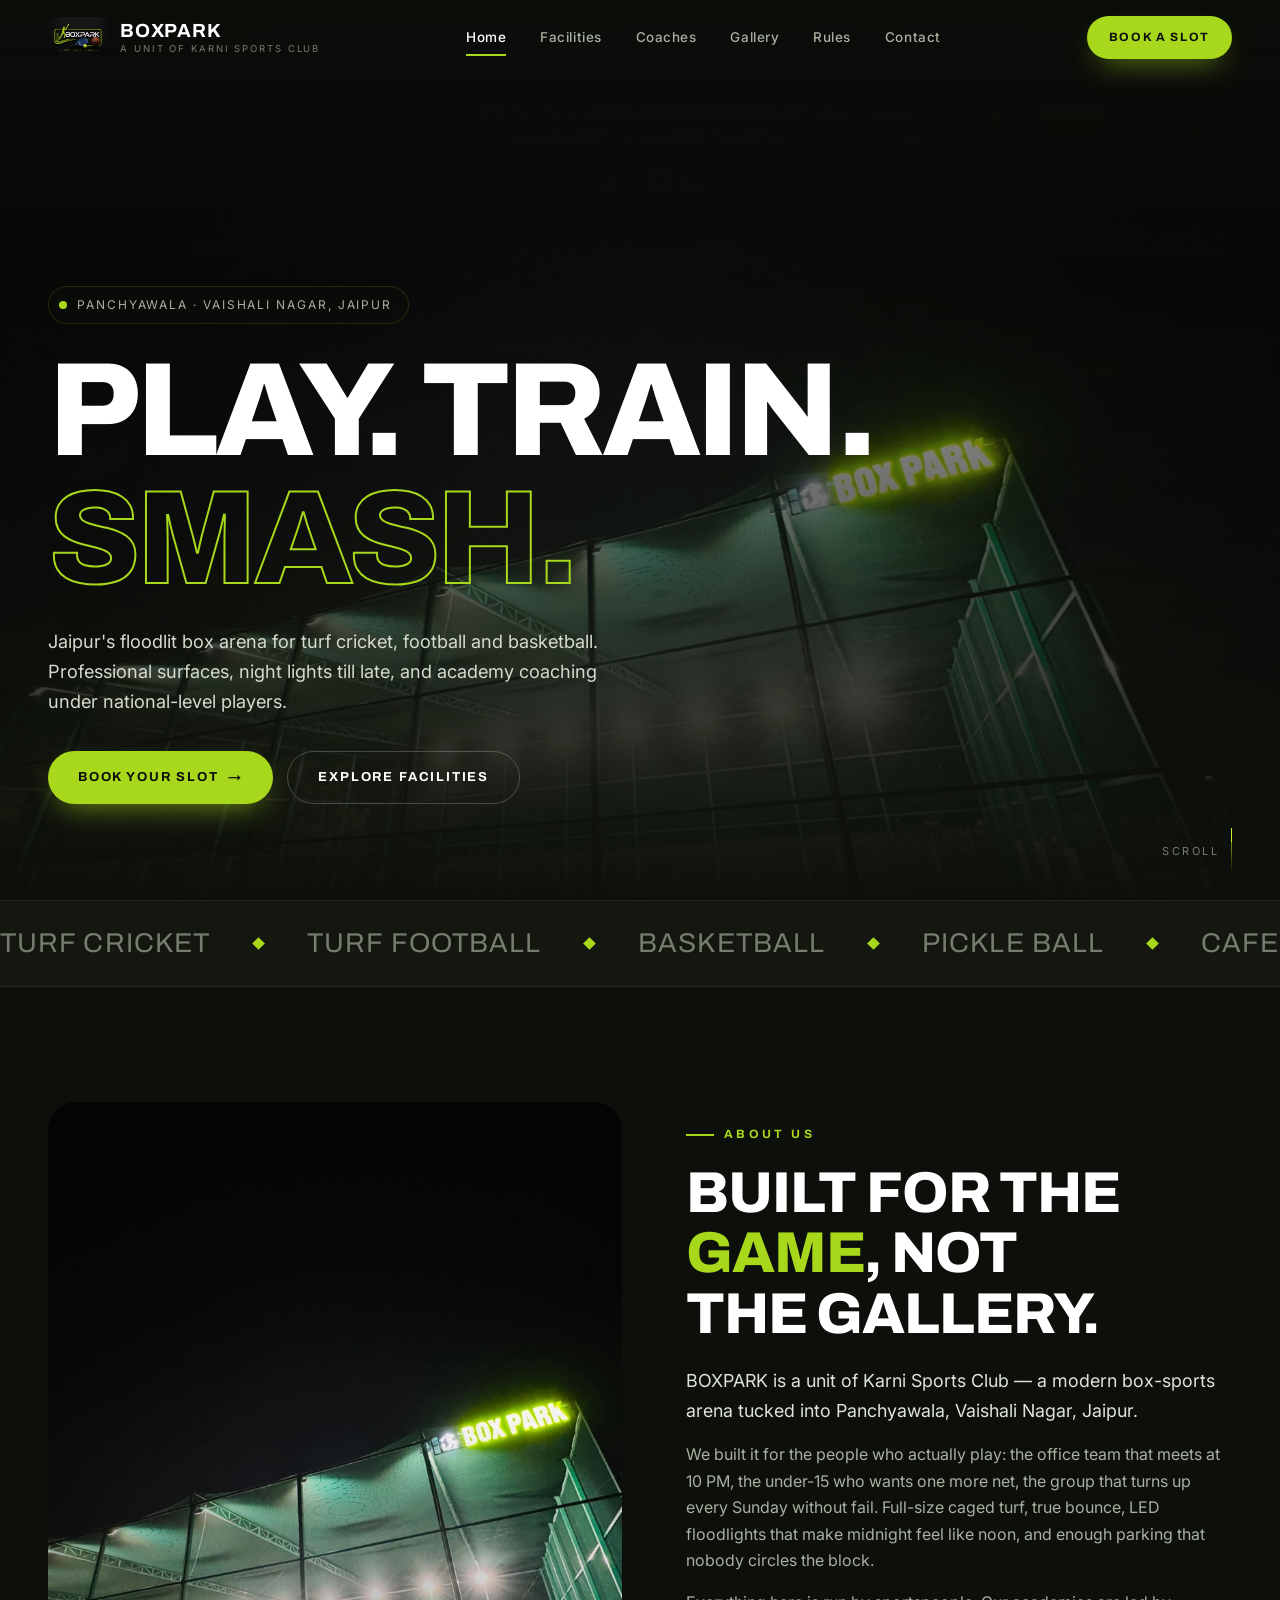
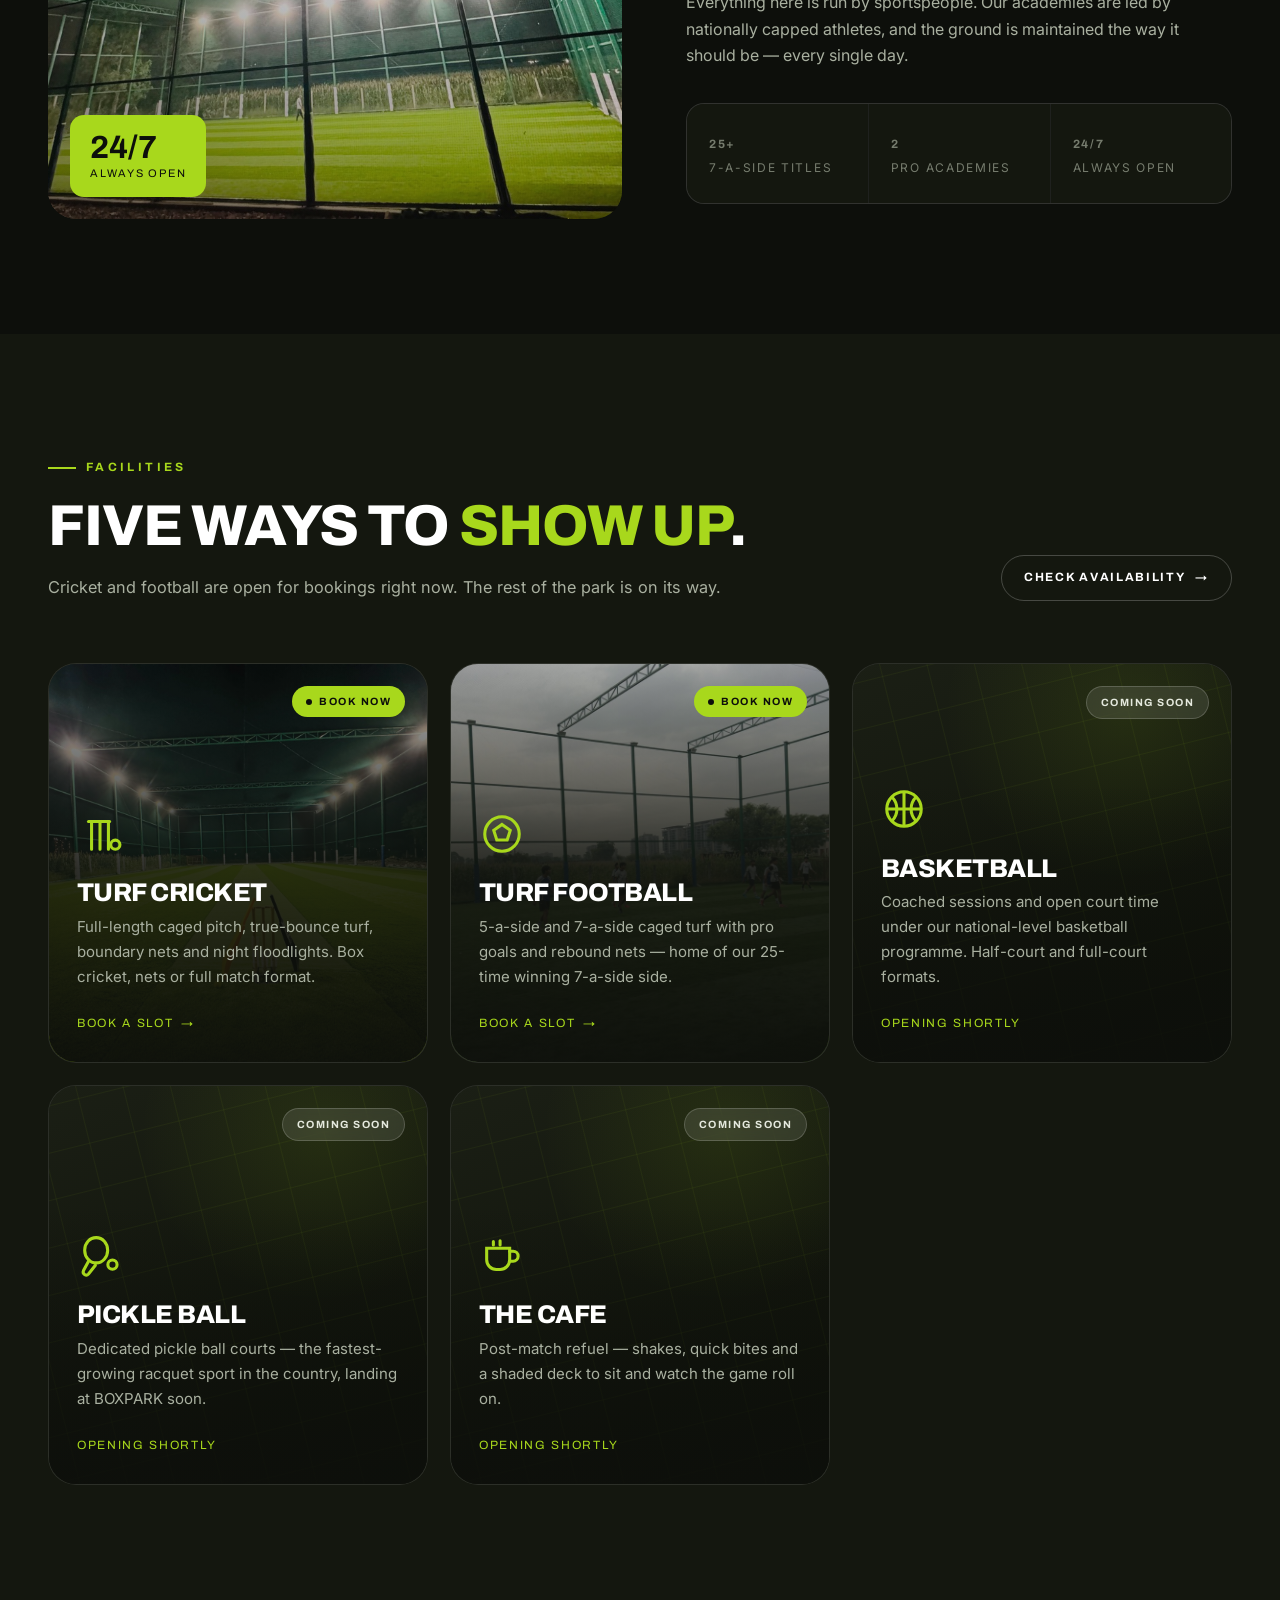
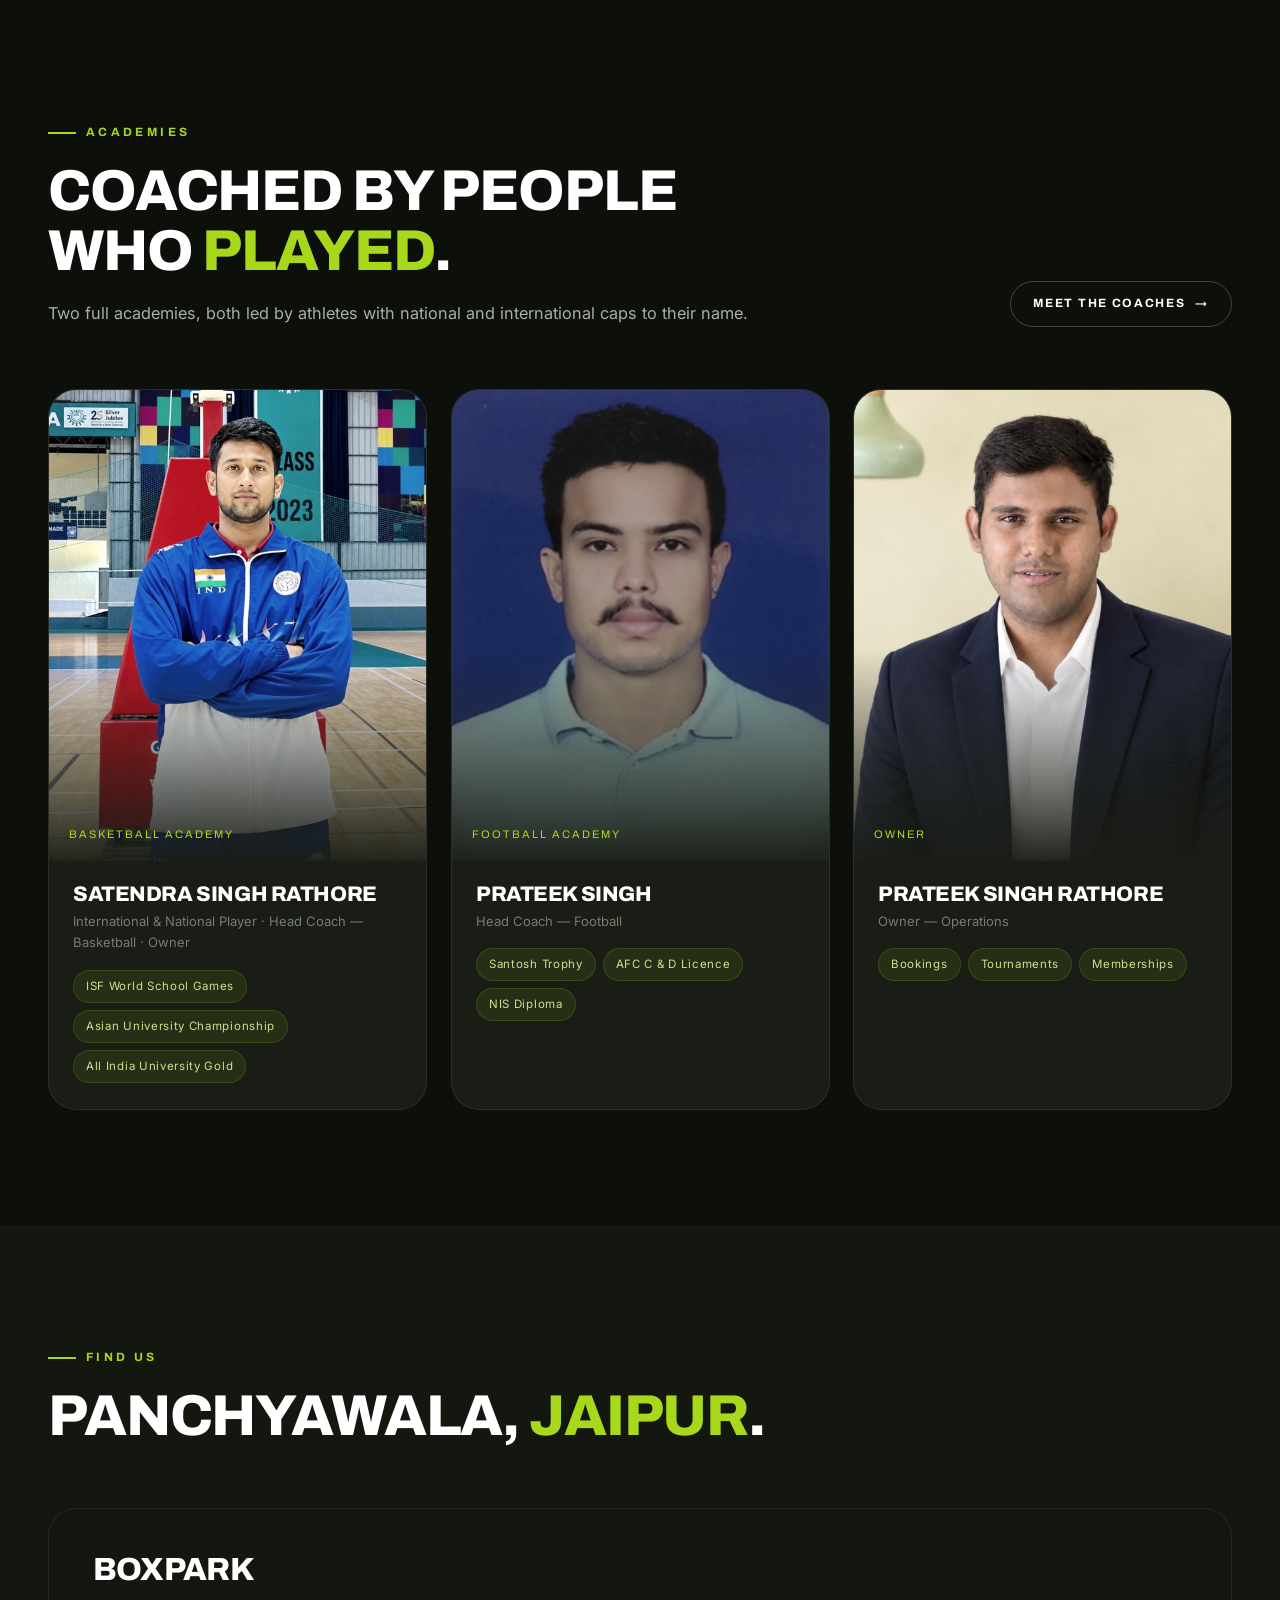
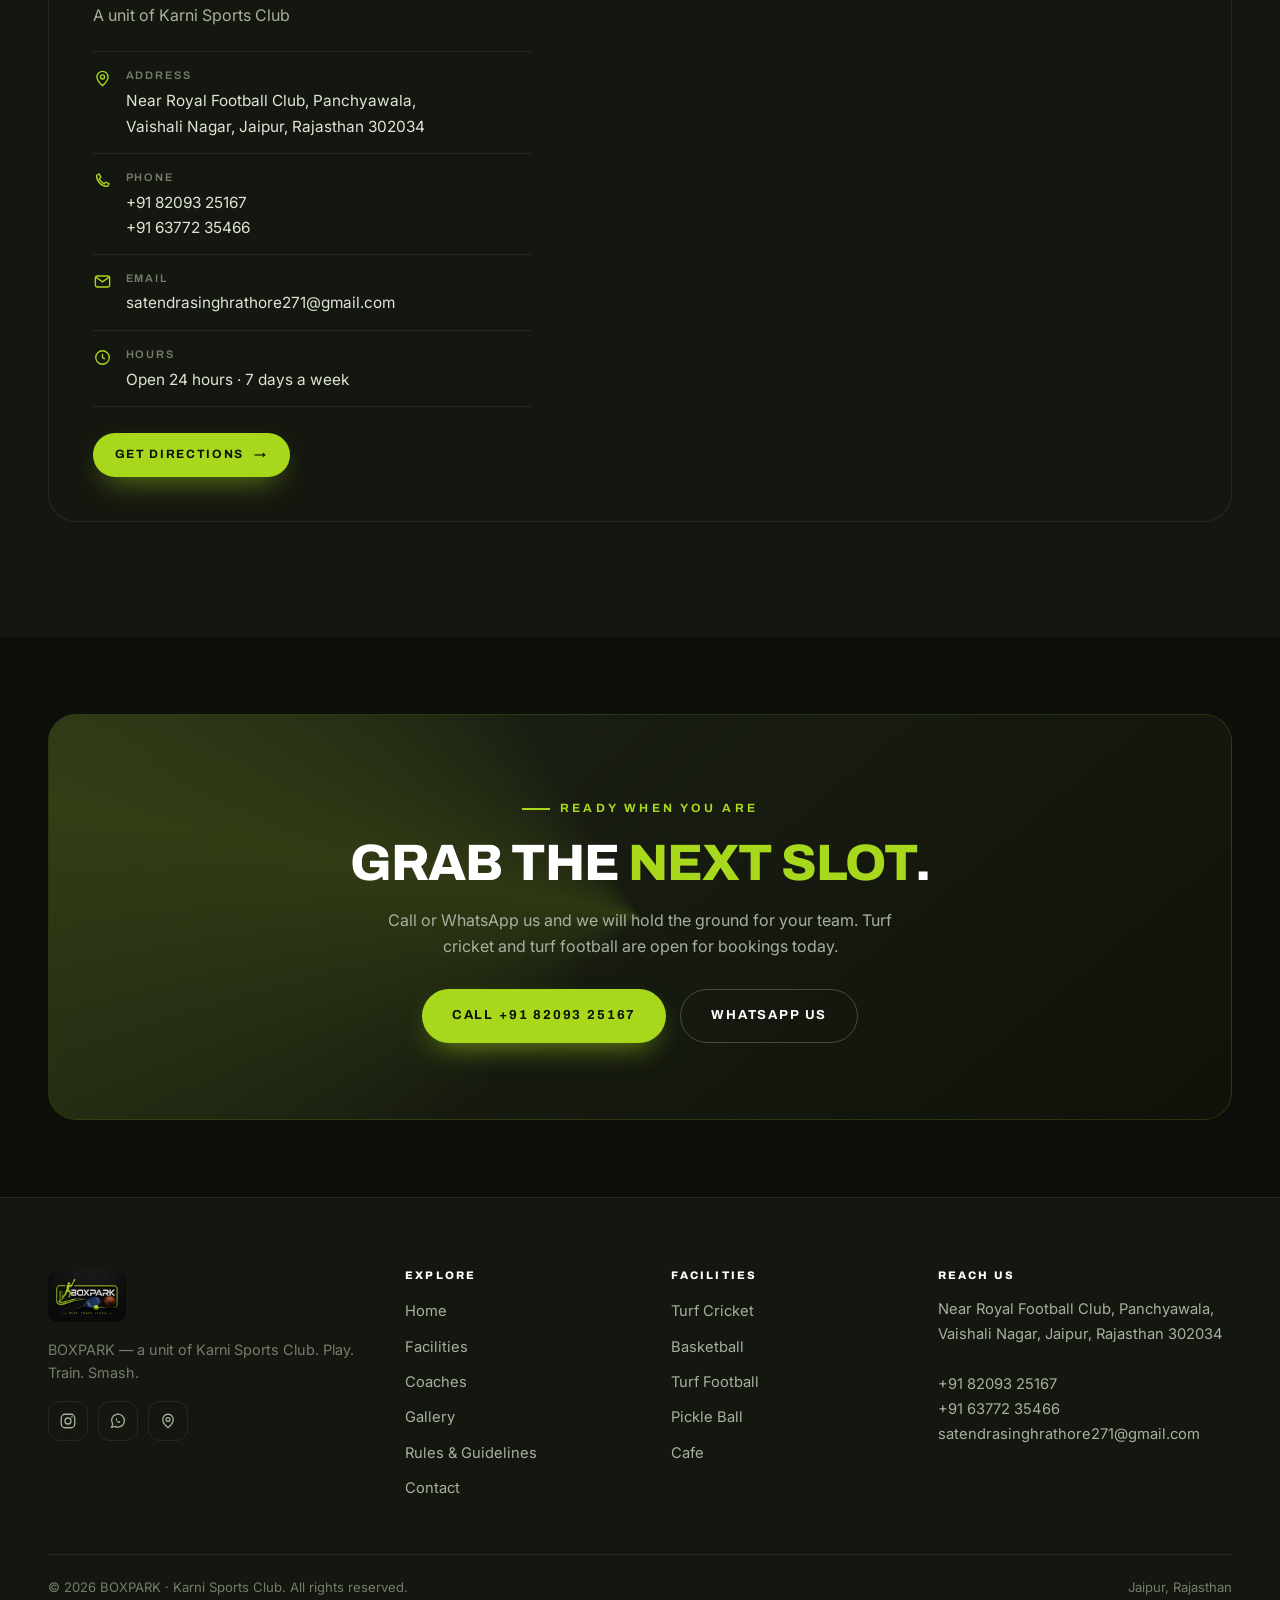
<file: index.html>
<!DOCTYPE html>
<html lang="en">
<head>
<meta charset="utf-8">
<meta name="viewport" content="width=device-width, initial-scale=1">
<title>BOXPARK Jaipur — Turf Cricket, Football &amp; Basketball | Karni Sports Club</title>
<meta name="description" content="BOXPARK, a unit of Karni Sports Club — floodlit turf cricket, football and basketball in Panchyawala, Vaishali Nagar, Jaipur. Book a slot: +91 82093 25167.">
<link rel="canonical" href="https://REAL-DOMAIN.com/">
<meta name="robots" content="index, follow, max-snippet:-1, max-image-preview:large, max-video-preview:-1">
<meta name="author" content="BOXPARK — A unit of Karni Sports Club">

<!-- Local search signals -->
<meta name="geo.region" content="IN-RJ">
<meta name="geo.placename" content="Panchyawala, Vaishali Nagar, Jaipur">

<!-- Open Graph (WhatsApp, Facebook, LinkedIn) -->
<meta property="og:type" content="website">
<meta property="og:site_name" content="BOXPARK Jaipur">
<meta property="og:locale" content="en_IN">
<meta property="og:url" content="https://REAL-DOMAIN.com/">
<meta property="og:title" content="BOXPARK Jaipur — Turf Cricket, Football & Basketball | Karni Sports Club">
<meta property="og:description" content="BOXPARK, a unit of Karni Sports Club — floodlit turf cricket, football and basketball in Panchyawala, Vaishali Nagar, Jaipur. Book a slot: +91 82093 25167.">
<meta property="og:image" content="https://REAL-DOMAIN.com/assets/images/og-cover.jpg">
<meta property="og:image:secure_url" content="https://REAL-DOMAIN.com/assets/images/og-cover.jpg">
<meta property="og:image:type" content="image/jpeg">
<meta property="og:image:width" content="1200">
<meta property="og:image:height" content="630">
<meta property="og:image:alt" content="The floodlit BOXPARK arena at night with its illuminated sign">

<!-- Twitter / X -->
<meta name="twitter:card" content="summary_large_image">
<meta name="twitter:title" content="BOXPARK Jaipur — Turf Cricket, Football & Basketball | Karni Sports Club">
<meta name="twitter:description" content="BOXPARK, a unit of Karni Sports Club — floodlit turf cricket, football and basketball in Panchyawala, Vaishali Nagar, Jaipur. Book a slot: +91 82093 25167.">
<meta name="twitter:image" content="https://REAL-DOMAIN.com/assets/images/og-cover.jpg">
<meta name="twitter:image:alt" content="The floodlit BOXPARK arena at night with its illuminated sign">

<!-- Icons -->
<link rel="icon" type="image/png" sizes="32x32" href="assets/icons/icon-32.png">
<link rel="icon" type="image/png" sizes="16x16" href="assets/icons/icon-16.png">
<link rel="apple-touch-icon" sizes="180x180" href="assets/icons/icon-180.png">
<link rel="manifest" href="site.webmanifest">
<meta name="theme-color" content="#0d0f0b">
<link rel="preconnect" href="https://fonts.googleapis.com">
<link rel="preconnect" href="https://fonts.gstatic.com" crossorigin>
<link href="https://fonts.googleapis.com/css2?family=Archivo:wght@600;700;800;900&family=Inter:wght@400;500;600&display=swap" rel="stylesheet">
<link rel="preload" as="image" href="assets/images/hero.jpg" fetchpriority="high">
<link rel="stylesheet" href="css/style.css">
<script>document.documentElement.className += " js";</script>

<script type="application/ld+json">
{
  "@context": "https://schema.org",
  "@graph": [
    {
      "@type": [
        "SportsActivityLocation",
        "LocalBusiness"
      ],
      "@id": "https://REAL-DOMAIN.com/#business",
      "name": "BOXPARK",
      "alternateName": [
        "BOXPARK Jaipur",
        "Box Park Jaipur"
      ],
      "legalName": "BOXPARK — A unit of Karni Sports Club",
      "slogan": "Play. Train. Smash.",
      "description": "Floodlit box-sports arena in Panchyawala, Vaishali Nagar, Jaipur offering turf cricket, turf football and basketball, plus football and basketball academies.",
      "url": "https://REAL-DOMAIN.com/",
      "logo": "https://REAL-DOMAIN.com/assets/icons/icon-512.png",
      "image": [
        "https://REAL-DOMAIN.com/assets/images/og-cover.jpg",
        "https://REAL-DOMAIN.com/assets/images/hero.jpg",
        "https://REAL-DOMAIN.com/assets/images/cricket.jpg"
      ],
      "telephone": [
        "+91-82093-25167",
        "+91-63772-35466"
      ],
      "email": "satendrasinghrathore271@gmail.com",
      "address": {
        "@type": "PostalAddress",
        "streetAddress": "Near Royal Football Club, Panchyawala",
        "addressLocality": "Vaishali Nagar, Jaipur",
        "addressRegion": "Rajasthan",
        "postalCode": "302034",
        "addressCountry": "IN"
      },
      "hasMap": "https://share.google/jz2ERFliGuQXAOWqb",
      "areaServed": {
        "@type": "City",
        "name": "Jaipur",
        "containedInPlace": {
          "@type": "State",
          "name": "Rajasthan"
        }
      },
      "openingHoursSpecification": [
        {
          "@type": "OpeningHoursSpecification",
          "dayOfWeek": [
            "Monday",
            "Tuesday",
            "Wednesday",
            "Thursday",
            "Friday",
            "Saturday",
            "Sunday"
          ],
          "opens": "00:00",
          "closes": "23:59"
        }
      ],
      "currenciesAccepted": "INR",
      "parentOrganization": {
        "@type": "Organization",
        "name": "Karni Sports Club"
      },
      "sport": [
        "Cricket",
        "Football",
        "Basketball",
        "Pickleball"
      ],
      "amenityFeature": [
        {
          "@type": "LocationFeatureSpecification",
          "name": "Turf Cricket",
          "value": true
        },
        {
          "@type": "LocationFeatureSpecification",
          "name": "Basketball",
          "value": false
        },
        {
          "@type": "LocationFeatureSpecification",
          "name": "Turf Football",
          "value": true
        },
        {
          "@type": "LocationFeatureSpecification",
          "name": "Pickle Ball",
          "value": false
        },
        {
          "@type": "LocationFeatureSpecification",
          "name": "Cafe",
          "value": false
        },
        {
          "@type": "LocationFeatureSpecification",
          "name": "Floodlights",
          "value": true
        },
        {
          "@type": "LocationFeatureSpecification",
          "name": "Free on-site parking",
          "value": true
        }
      ],
      "makesOffer": [
        {
          "@type": "Offer",
          "availability": "https://schema.org/InStock",
          "itemOffered": {
            "@type": "Service",
            "name": "Turf cricket ground booking",
            "serviceType": "Sports ground hire"
          }
        },
        {
          "@type": "Offer",
          "availability": "https://schema.org/InStock",
          "itemOffered": {
            "@type": "Service",
            "name": "Turf football ground booking",
            "serviceType": "Sports ground hire"
          }
        },
        {
          "@type": "Offer",
          "availability": "https://schema.org/PreOrder",
          "itemOffered": {
            "@type": "Service",
            "name": "Basketball court booking and coaching",
            "serviceType": "Sports ground hire"
          }
        }
      ],
      "sameAs": [
        "https://share.google/jz2ERFliGuQXAOWqb"
      ]
    },
    {
      "@type": "WebSite",
      "@id": "https://REAL-DOMAIN.com/#website",
      "url": "https://REAL-DOMAIN.com/",
      "name": "BOXPARK Jaipur",
      "inLanguage": "en-IN",
      "publisher": {
        "@id": "https://REAL-DOMAIN.com/#business"
      }
    },
    {
      "@type": [
        "WebPage",
        "AboutPage"
      ],
      "@id": "https://REAL-DOMAIN.com/#webpage",
      "url": "https://REAL-DOMAIN.com/",
      "name": "BOXPARK Jaipur — Turf Cricket, Football & Basketball | Karni Sports Club",
      "description": "BOXPARK, a unit of Karni Sports Club — floodlit turf cricket, football and basketball in Panchyawala, Vaishali Nagar, Jaipur. Book a slot: +91 82093 25167.",
      "inLanguage": "en-IN",
      "isPartOf": {
        "@id": "https://REAL-DOMAIN.com/#website"
      },
      "about": {
        "@id": "https://REAL-DOMAIN.com/#business"
      },
      "primaryImageOfPage": "https://REAL-DOMAIN.com/assets/images/og-cover.jpg"
    }
  ]
}
</script>
</head>
<body>

<div class="progress"></div>

<!-- ============ NAV ============ -->
<header class="nav">
  <div class="nav__inner">
    <a class="nav__brand" href="index.html">
      <img decoding="async" src="assets/images/logo.jpg" width="900" height="600" alt="BOXPARK logo">
      <span class="nav__brand-text">
        <b>BOXPARK</b>
        <span>A unit of Karni Sports Club</span>
      </span>
    </a>

    <nav class="nav__links">
      <a href="index.html" class="is-active">Home</a>
      <a href="index.html#facilities">Facilities</a>
      <a href="coaches.html">Coaches</a>
      <a href="gallery.html">Gallery</a>
      <a href="rules.html">Rules</a>
      <a href="contact.html">Contact</a>
    </nav>

    <div class="nav__cta">
      <a class="btn btn--primary btn--sm" href="tel:+918209325167">Book a Slot</a>
      <button class="nav__burger" aria-label="Menu" aria-expanded="false">
        <span></span><span></span><span></span>
      </button>
    </div>
  </div>
</header>

<div class="drawer">
  <a href="index.html">Home</a>
  <a href="coaches.html">Coaches</a>
  <a href="gallery.html">Gallery</a>
  <a href="rules.html">Rules</a>
  <a href="contact.html">Contact</a>
  <div class="drawer__foot">
    <a href="tel:+918209325167">+91 82093 25167</a>
    <a href="tel:+916377235466">+91 63772 35466</a>
  </div>
</div>

<!-- ============ HERO ============ -->
<section class="hero">
  <div class="hero__media">
    <img decoding="async" fetchpriority="high" src="assets/images/hero.jpg" width="1800" height="1350" alt="BOXPARK floodlit turf arena at night, Jaipur">
  </div>

  <div class="hero__inner">
    <span class="hero__badge"><span class="dot"></span> Panchyawala &middot; Vaishali Nagar, Jaipur</span>

    <h1 class="hero__title">
      <span class="line"><span>Play. Train.</span></span>
      <span class="line"><span class="outline">Smash.</span></span>
    </h1>

    <p class="hero__sub">
      Jaipur's floodlit box arena for turf cricket, football and basketball. Professional
      surfaces, night lights till late, and academy coaching under national-level players.
    </p>

    <div class="hero__actions">
      <a class="btn btn--primary" href="contact.html">Book Your Slot <span class="arrow">&rarr;</span></a>
      <a class="btn btn--ghost" href="#facilities">Explore Facilities</a>
    </div>
  </div>

  <div class="hero__scroll"><span>Scroll</span><span class="bar"></span></div>
</section>

<!-- ============ MARQUEE ============ -->
<div class="marquee" aria-hidden="true">
  <div class="marquee__track">
    <span>Turf Cricket</span><span>Turf Football</span><span>Basketball</span><span>Pickle Ball</span><span>Cafe</span><span>Football Academy</span><span>Basketball Academy</span>
    <span>Turf Cricket</span><span>Turf Football</span><span>Basketball</span><span>Pickle Ball</span><span>Cafe</span><span>Football Academy</span><span>Basketball Academy</span>
  </div>
</div>

<!-- ============ ABOUT ============ -->
<section class="section" id="about">
  <div class="shell split">
    <div class="split__media" data-reveal>
      <img decoding="async" src="assets/images/about.jpg" loading="lazy" width="1400" height="1050" alt="Floodlit turf pitch at BOXPARK">
      <div class="split__badge">
        <b>24/7</b>
        <span>Always Open</span>
      </div>
    </div>

    <div class="prose" data-reveal data-delay="1">
      <span class="eyebrow">About Us</span>
      <h2 class="section-title">Built for the <em>game</em>, not the gallery.</h2>
      <p class="lead">
        BOXPARK is a unit of Karni Sports Club &mdash; a modern box-sports arena tucked into
        Panchyawala, Vaishali Nagar, Jaipur.
      </p>
      <p>
        We built it for the people who actually play: the office team that meets at 10 PM, the
        under-15 who wants one more net, the group that turns up every Sunday without fail.
        Full-size caged turf, true bounce, LED floodlights that make midnight feel like noon,
        and enough parking that nobody circles the block.
      </p>
      <p>
        Everything here is run by sportspeople. Our academies are led by nationally capped
        athletes, and the ground is maintained the way it should be &mdash; every single day.
      </p>

      <ul class="stats">
        <li class="stat"><b><span data-count="25" data-suffix="+">0</span></b><span>7-a-side titles</span></li>
        <li class="stat"><b><span data-count="2" data-suffix="">0</span></b><span>Pro academies</span></li>
        <li class="stat"><b><span data-count="24" data-suffix="/7">0</span></b><span>Always open</span></li>
      </ul>
    </div>
  </div>
</section>

<!-- ============ FACILITIES ============ -->
<section class="section section--alt" id="facilities">
  <div class="shell">
    <div class="section-head section-head--split" data-reveal>
      <div>
        <span class="eyebrow">Facilities</span>
        <h2 class="section-title">Five ways to <em>show up</em>.</h2>
        <p>Cricket and football are open for bookings right now. The rest of the park is on its way.</p>
      </div>
      <a class="btn btn--ghost btn--sm" href="contact.html">Check Availability <span class="arrow">&rarr;</span></a>
    </div>

    <div class="facilities">

      <!-- Cricket — LIVE -->
      <article class="fac" data-reveal>
        <span class="tag tag--live"><span class="dot"></span> Book Now</span>
        <div class="fac__bg"><img decoding="async" src="assets/images/cricket.jpg" loading="lazy" width="1400" height="1050" alt="Turf cricket pitch with stumps under floodlights"></div>
        <div class="fac__body">
          <svg class="fac__icon" viewBox="0 0 24 24" fill="none" stroke="currentColor" stroke-width="1.6" stroke-linecap="round">
            <path d="M6 5.5h11"/><path d="M7.6 6v14M12 6v14M16.4 6v14"/><circle cx="20" cy="17.6" r="2.4"/>
          </svg>
          <h3>Turf Cricket</h3>
          <p>Full-length caged pitch, true-bounce turf, boundary nets and night floodlights. Box cricket, nets or full match format.</p>
          <a class="fac__link" href="contact.html">Book a slot <span class="arrow">&rarr;</span></a>
        </div>
      </article>

      <!-- Football — SOON -->
      <article class="fac" data-reveal data-delay="1">
        <span class="tag tag--live"><span class="dot"></span> Book Now</span>
        <div class="fac__bg"><img decoding="async" src="assets/images/football.jpg" loading="lazy" width="787" height="1400" alt="Players on the BOXPARK football turf"></div>
        <div class="fac__body">
          <svg class="fac__icon" viewBox="0 0 24 24" fill="none" stroke="currentColor" stroke-width="1.6">
            <circle cx="12" cy="12" r="9"/><path d="m12 7 4.3 3.1-1.6 5h-5.4l-1.6-5z"/>
          </svg>
          <h3>Turf Football</h3>
          <p>5-a-side and 7-a-side caged turf with pro goals and rebound nets &mdash; home of our 25-time winning 7-a-side side.</p>
          <a class="fac__link" href="contact.html">Book a slot <span class="arrow">&rarr;</span></a>
        </div>
      </article>

      <!-- Basketball — LIVE -->
      <article class="fac fac--soon" data-reveal data-delay="2">
        <span class="tag tag--soon">Coming Soon</span>
        <div class="fac__art"></div>
        <div class="fac__body">
          <svg class="fac__icon" viewBox="0 0 24 24" fill="none" stroke="currentColor" stroke-width="1.6">
            <circle cx="12" cy="12" r="9"/><path d="M3 12h18M12 3v18M5.6 5.6c3.6 3.6 3.6 9.2 0 12.8M18.4 5.6c-3.6 3.6-3.6 9.2 0 12.8"/>
          </svg>
          <h3>Basketball</h3>
          <p>Coached sessions and open court time under our national-level basketball programme. Half-court and full-court formats.</p>
          <span class="fac__link">Opening shortly</span>
        </div>
      </article>

      <!-- Pickle Ball — SOON -->
      <article class="fac fac--soon" data-reveal data-delay="3">
        <span class="tag tag--soon">Coming Soon</span>
        <div class="fac__art"></div>
        <div class="fac__body">
          <svg class="fac__icon" viewBox="0 0 24 24" fill="none" stroke="currentColor" stroke-width="1.6" stroke-linecap="round">
            <ellipse cx="10" cy="9" rx="6" ry="6.6"/><path d="M6.3 14.2 3.4 19.6a1.6 1.6 0 0 0 2.6 1.8l3.6-4.6"/><circle cx="18.5" cy="16.5" r="2.4"/>
          </svg>
          <h3>Pickle Ball</h3>
          <p>Dedicated pickle ball courts &mdash; the fastest-growing racquet sport in the country, landing at BOXPARK soon.</p>
          <span class="fac__link">Opening shortly</span>
        </div>
      </article>

      <!-- Cafe — SOON -->
      <article class="fac fac--soon" data-reveal data-delay="4">
        <span class="tag tag--soon">Coming Soon</span>
        <div class="fac__art"></div>
        <div class="fac__body">
          <svg class="fac__icon" viewBox="0 0 24 24" fill="none" stroke="currentColor" stroke-width="1.6" stroke-linecap="round">
            <path d="M4 8h12v6a5 5 0 0 1-5 5H9a5 5 0 0 1-5-5z"/><path d="M16 9.5h1.8a2.6 2.6 0 0 1 0 5.2H16"/><path d="M7.5 4.5v1.8M11 4v2.3"/>
          </svg>
          <h3>The Cafe</h3>
          <p>Post-match refuel &mdash; shakes, quick bites and a shaded deck to sit and watch the game roll on.</p>
          <span class="fac__link">Opening shortly</span>
        </div>
      </article>
    </div>
  </div>
</section>

<!-- ============ COACHING ============ -->
<section class="section" id="coaching">
  <div class="shell">
    <div class="section-head section-head--split" data-reveal>
      <div>
        <span class="eyebrow">Academies</span>
        <h2 class="section-title">Coached by people who <em>played</em>.</h2>
        <p>Two full academies, both led by athletes with national and international caps to their name.</p>
      </div>
      <a class="btn btn--ghost btn--sm" href="coaches.html">Meet the Coaches <span class="arrow">&rarr;</span></a>
    </div>

    <div class="coaches">
      <article class="coach" data-reveal>
        <div class="coach__photo">
          <img decoding="async" src="assets/images/coach-satendra.jpg" loading="lazy" width="600" height="800" alt="Satendra Singh Rathore, basketball coach">
          <span class="coach__role">Basketball Academy</span>
        </div>
        <div class="coach__body">
          <h3>Satendra Singh Rathore</h3>
          <p class="coach__meta">International &amp; National Player &middot; Head Coach &mdash; Basketball &middot; Owner</p>
          <div class="chips">
            <span class="chip">ISF World School Games</span>
            <span class="chip">Asian University Championship</span>
            <span class="chip">All India University Gold</span>
          </div>
        </div>
      </article>

      <article class="coach" data-reveal data-delay="1">
        <div class="coach__photo">
          <img decoding="async" src="assets/images/coach-prateek.jpg" loading="lazy" width="614" height="800" alt="Prateek Singh, football coach">
          <span class="coach__role">Football Academy</span>
        </div>
        <div class="coach__body">
          <h3>Prateek Singh</h3>
          <p class="coach__meta">Head Coach &mdash; Football</p>
          <div class="chips">
            <span class="chip">Santosh Trophy</span>
            <span class="chip">AFC C &amp; D Licence</span>
            <span class="chip">NIS Diploma</span>
          </div>
        </div>
      </article>

      <article class="coach" data-reveal data-delay="2">
        <div class="coach__photo">
          <img decoding="async" src="assets/images/owner-prateek.jpg" loading="lazy" width="600" height="800" alt="Prateek Singh Rathore, owner of BOXPARK">
          <span class="coach__role">Owner</span>
        </div>
        <div class="coach__body">
          <h3>Prateek Singh Rathore</h3>
          <p class="coach__meta">Owner &mdash; Operations</p>
          <div class="chips">
            <span class="chip">Bookings</span>
            <span class="chip">Tournaments</span>
            <span class="chip">Memberships</span>
          </div>
        </div>
      </article>
    </div>
  </div>
</section>

<!-- ============ LOCATION ============ -->
<section class="section section--alt" id="location">
  <div class="shell">
    <div class="section-head" data-reveal>
      <span class="eyebrow">Find Us</span>
      <h2 class="section-title">Panchyawala, <em>Jaipur</em>.</h2>
    </div>

    <div class="mapwrap" data-reveal>
      <div class="mapwrap__info">
        <h3>BOXPARK</h3>
        <p style="color:var(--muted);margin:0">A unit of Karni Sports Club</p>

        <ul class="infolist">
          <li>
            <svg viewBox="0 0 24 24" fill="none" stroke="currentColor" stroke-width="1.7"><path d="M12 21s7-6.1 7-11a7 7 0 1 0-14 0c0 4.9 7 11 7 11z"/><circle cx="12" cy="10" r="2.6"/></svg>
            <div><b>Address</b><span>Near Royal Football Club, Panchyawala,<br>Vaishali Nagar, Jaipur, Rajasthan 302034</span></div>
          </li>
          <li>
            <svg viewBox="0 0 24 24" fill="none" stroke="currentColor" stroke-width="1.7"><path d="M4.5 5.5c0 8 6 14 14 14l1.8-3.4-4.2-2-2 2.2a12.6 12.6 0 0 1-6.4-6.4l2.2-2-2-4.2z"/></svg>
            <div><b>Phone</b><a href="tel:+918209325167">+91 82093 25167</a><a href="tel:+916377235466">+91 63772 35466</a></div>
          </li>
          <li>
            <svg viewBox="0 0 24 24" fill="none" stroke="currentColor" stroke-width="1.7"><rect x="3" y="5" width="18" height="14" rx="2.5"/><path d="m3.6 6.5 8.4 6 8.4-6"/></svg>
            <div><b>Email</b><a href="mailto:satendrasinghrathore271@gmail.com">satendrasinghrathore271@gmail.com</a></div>
          </li>
          <li>
            <svg viewBox="0 0 24 24" fill="none" stroke="currentColor" stroke-width="1.7"><circle cx="12" cy="12" r="8.5"/><path d="M12 7.5V12l3 1.8"/></svg>
            <div><b>Hours</b><span>Open 24 hours &middot; 7 days a week</span></div>
          </li>
        </ul>

        <a class="btn btn--primary btn--sm" href="https://share.google/jz2ERFliGuQXAOWqb" target="_blank" rel="noopener">
          Get Directions <span class="arrow">&rarr;</span>
        </a>
      </div>

      <div class="mapwrap__frame">
        <iframe
          title="BOXPARK location on Google Maps"
          src="https://maps.google.com/maps?q=Box%20Park%2C%20near%20Royal%20Football%20Club%2C%20Panchyawala%2C%20Vaishali%20Nagar%2C%20Jaipur%2C%20Rajasthan%20302034&t=&z=15&ie=UTF8&iwloc=&output=embed"
          loading="lazy"
          referrerpolicy="no-referrer-when-downgrade"
          allowfullscreen></iframe>
      </div>
    </div>
  </div>
</section>

<!-- ============ CTA ============ -->
<section class="section section--tight">
  <div class="shell">
    <div class="cta" data-reveal>
      <div class="cta__inner">
        <span class="eyebrow" style="justify-content:center">Ready when you are</span>
        <h2>Grab the <em style="font-style:normal;color:var(--lime)">next slot</em>.</h2>
        <p>Call or WhatsApp us and we will hold the ground for your team. Turf cricket and turf football are open for bookings today.</p>
        <div class="cta__actions">
          <a class="btn btn--primary" href="tel:+918209325167">Call +91 82093 25167</a>
          <a class="btn btn--ghost" href="https://wa.me/918209325167" target="_blank" rel="noopener">WhatsApp Us</a>
        </div>
      </div>
    </div>
  </div>
</section>

<!-- ============ FOOTER ============ -->
<footer class="footer">
  <div class="shell">
    <div class="footer__grid">
      <div class="footer__brand">
        <img decoding="async" src="assets/images/logo.jpg" width="900" height="600" alt="BOXPARK logo">
        <p>BOXPARK &mdash; a unit of Karni Sports Club. Play. Train. Smash.</p>
        <div class="socials">
          <a href="https://www.instagram.com/" target="_blank" rel="noopener" aria-label="Instagram">
            <svg viewBox="0 0 24 24" fill="none" stroke="currentColor" stroke-width="1.7"><rect x="3" y="3" width="18" height="18" rx="5"/><circle cx="12" cy="12" r="4"/><circle cx="17.2" cy="6.8" r="1.1" fill="currentColor" stroke="none"/></svg>
          </a>
          <a href="https://wa.me/918209325167" target="_blank" rel="noopener" aria-label="WhatsApp">
            <svg viewBox="0 0 24 24" fill="none" stroke="currentColor" stroke-width="1.7"><path d="M20.5 11.6a8.5 8.5 0 0 1-12.5 7.5L3.5 20.5l1.5-4.4A8.5 8.5 0 1 1 20.5 11.6z"/><path d="M9 9.2c0 3 2.4 5.4 5.4 5.4l.9-1.7-2-.9-.9 1a5 5 0 0 1-2.3-2.3l1-.9-.9-2z" fill="currentColor" stroke="none"/></svg>
          </a>
          <a href="https://share.google/jz2ERFliGuQXAOWqb" target="_blank" rel="noopener" aria-label="Google Maps">
            <svg viewBox="0 0 24 24" fill="none" stroke="currentColor" stroke-width="1.7"><path d="M12 21s7-6.1 7-11a7 7 0 1 0-14 0c0 4.9 7 11 7 11z"/><circle cx="12" cy="10" r="2.6"/></svg>
          </a>
        </div>
      </div>

      <div>
        <h4>Explore</h4>
        <ul>
          <li><a href="index.html">Home</a></li>
          <li><a href="index.html#facilities">Facilities</a></li>
          <li><a href="coaches.html">Coaches</a></li>
          <li><a href="gallery.html">Gallery</a></li>
          <li><a href="rules.html">Rules &amp; Guidelines</a></li>
          <li><a href="contact.html">Contact</a></li>
        </ul>
      </div>

      <div>
        <h4>Facilities</h4>
        <ul>
          <li><a href="index.html#facilities">Turf Cricket</a></li>
          <li><a href="index.html#facilities">Basketball</a></li>
          <li><a href="index.html#facilities">Turf Football</a></li>
          <li><a href="index.html#facilities">Pickle Ball</a></li>
          <li><a href="index.html#facilities">Cafe</a></li>
        </ul>
      </div>

      <div>
        <h4>Reach Us</h4>
        <address>
          Near Royal Football Club, Panchyawala,<br>
          Vaishali Nagar, Jaipur, Rajasthan 302034<br><br>
          <a href="tel:+918209325167">+91 82093 25167</a><br>
          <a href="tel:+916377235466">+91 63772 35466</a><br>
          <a href="mailto:satendrasinghrathore271@gmail.com">satendrasinghrathore271@gmail.com</a>
        </address>
      </div>
    </div>

    <div class="footer__bar">
      <span>&copy; <span data-year></span> BOXPARK &middot; Karni Sports Club. All rights reserved.</span>
      <span>Jaipur, Rajasthan</span>
    </div>
  </div>
</footer>

<button class="totop" aria-label="Back to top">
  <svg width="18" height="18" viewBox="0 0 24 24" fill="none" stroke="currentColor" stroke-width="2.2" stroke-linecap="round"><path d="M12 19V5M5.5 11.5 12 5l6.5 6.5"/></svg>
</button>

<script src="js/main.js"></script>
</body>
</html>
</file>
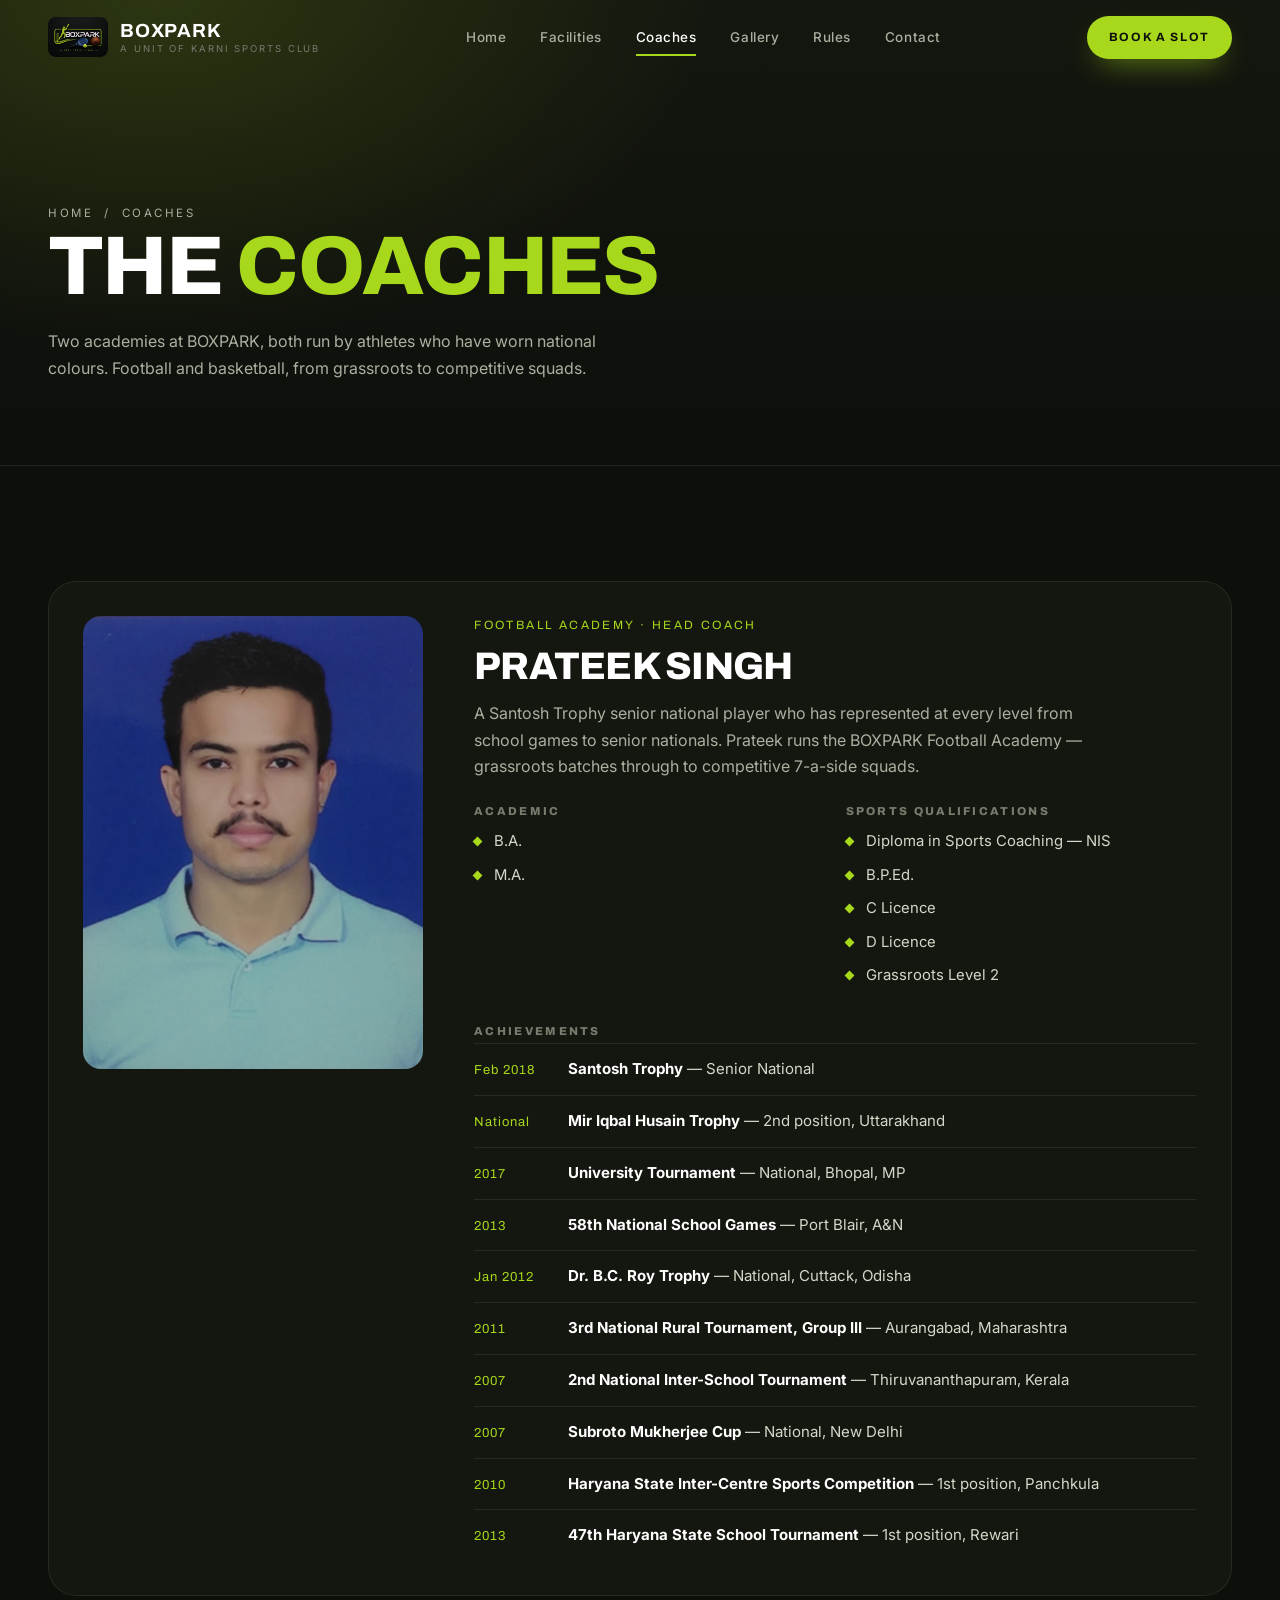
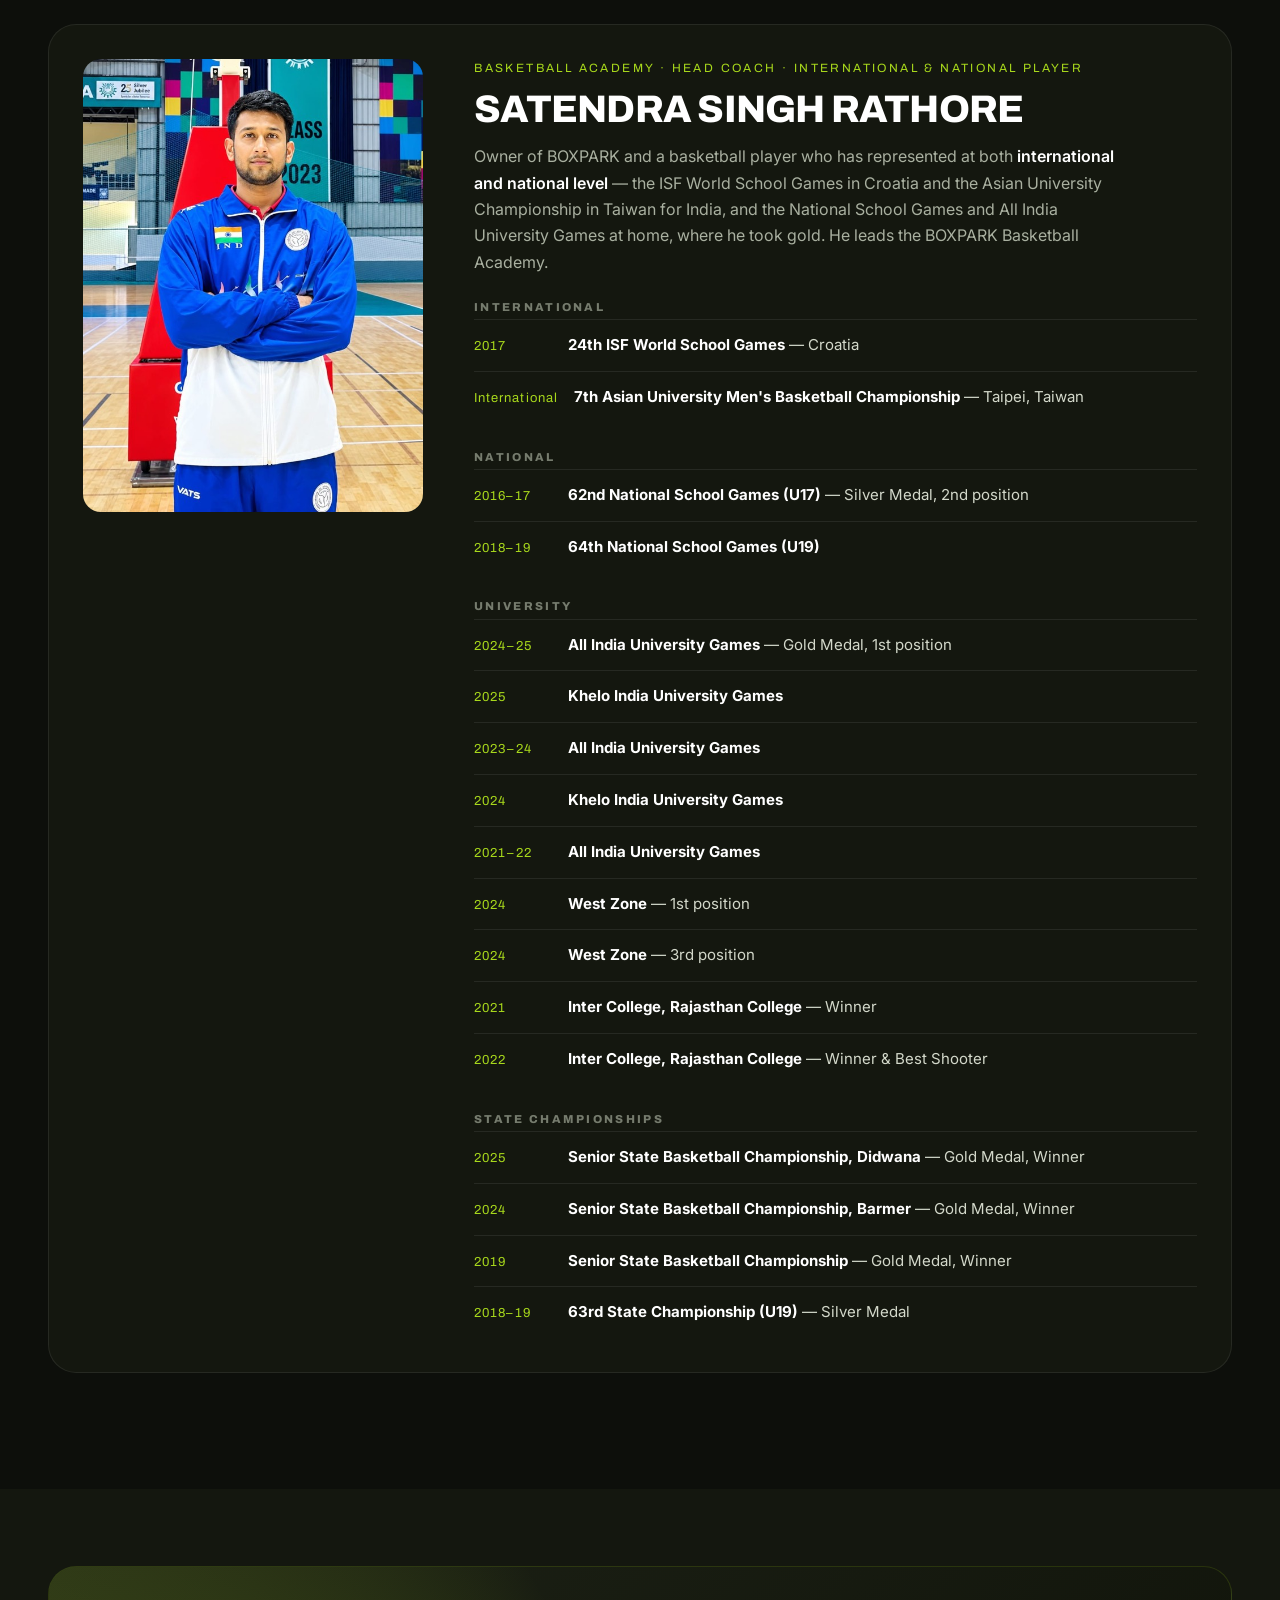
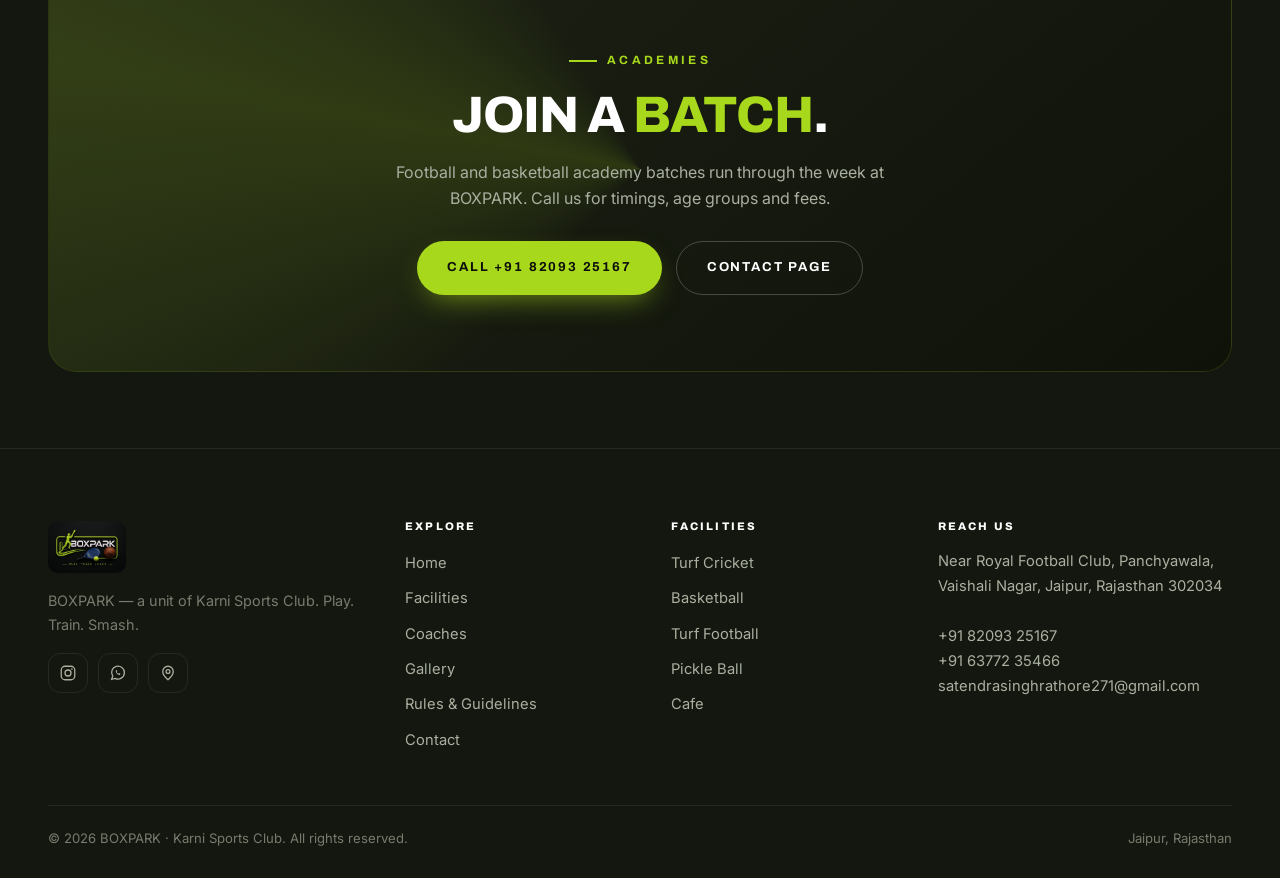
<file: coaches.html>
<!DOCTYPE html>
<html lang="en">
<head>
<meta charset="utf-8">
<meta name="viewport" content="width=device-width, initial-scale=1">
<title>Coaches — Football &amp; Basketball Academy | BOXPARK Jaipur</title>
<meta name="description" content="Meet the BOXPARK coaches — Prateek Singh (Santosh Trophy, NIS Diploma, AFC C & D Licence) and Satendra Singh Rathore (ISF World School Games, All India University gold).">
<link rel="canonical" href="https://REAL-DOMAIN.com/coaches.html">
<meta name="robots" content="index, follow, max-snippet:-1, max-image-preview:large, max-video-preview:-1">
<meta name="author" content="BOXPARK — A unit of Karni Sports Club">

<!-- Local search signals -->
<meta name="geo.region" content="IN-RJ">
<meta name="geo.placename" content="Panchyawala, Vaishali Nagar, Jaipur">

<!-- Open Graph (WhatsApp, Facebook, LinkedIn) -->
<meta property="og:type" content="website">
<meta property="og:site_name" content="BOXPARK Jaipur">
<meta property="og:locale" content="en_IN">
<meta property="og:url" content="https://REAL-DOMAIN.com/coaches.html">
<meta property="og:title" content="Coaches — Football & Basketball Academy | BOXPARK Jaipur">
<meta property="og:description" content="Meet the BOXPARK coaches — Prateek Singh (Santosh Trophy, NIS Diploma, AFC C & D Licence) and Satendra Singh Rathore (ISF World School Games, All India University gold).">
<meta property="og:image" content="https://REAL-DOMAIN.com/assets/images/og-cover.jpg">
<meta property="og:image:secure_url" content="https://REAL-DOMAIN.com/assets/images/og-cover.jpg">
<meta property="og:image:type" content="image/jpeg">
<meta property="og:image:width" content="1200">
<meta property="og:image:height" content="630">
<meta property="og:image:alt" content="The floodlit BOXPARK arena at night with its illuminated sign">

<!-- Twitter / X -->
<meta name="twitter:card" content="summary_large_image">
<meta name="twitter:title" content="Coaches — Football & Basketball Academy | BOXPARK Jaipur">
<meta name="twitter:description" content="Meet the BOXPARK coaches — Prateek Singh (Santosh Trophy, NIS Diploma, AFC C & D Licence) and Satendra Singh Rathore (ISF World School Games, All India University gold).">
<meta name="twitter:image" content="https://REAL-DOMAIN.com/assets/images/og-cover.jpg">
<meta name="twitter:image:alt" content="The floodlit BOXPARK arena at night with its illuminated sign">

<!-- Icons -->
<link rel="icon" type="image/png" sizes="32x32" href="assets/icons/icon-32.png">
<link rel="icon" type="image/png" sizes="16x16" href="assets/icons/icon-16.png">
<link rel="apple-touch-icon" sizes="180x180" href="assets/icons/icon-180.png">
<link rel="manifest" href="site.webmanifest">
<meta name="theme-color" content="#0d0f0b">
<link rel="preconnect" href="https://fonts.googleapis.com">
<link rel="preconnect" href="https://fonts.gstatic.com" crossorigin>
<link href="https://fonts.googleapis.com/css2?family=Archivo:wght@600;700;800;900&family=Inter:wght@400;500;600&display=swap" rel="stylesheet">
<link rel="stylesheet" href="css/style.css">
<script>document.documentElement.className += " js";</script>

<script type="application/ld+json">
{
  "@context": "https://schema.org",
  "@graph": [
    {
      "@type": [
        "SportsActivityLocation",
        "LocalBusiness"
      ],
      "@id": "https://REAL-DOMAIN.com/#business",
      "name": "BOXPARK",
      "alternateName": [
        "BOXPARK Jaipur",
        "Box Park Jaipur"
      ],
      "legalName": "BOXPARK — A unit of Karni Sports Club",
      "slogan": "Play. Train. Smash.",
      "description": "Floodlit box-sports arena in Panchyawala, Vaishali Nagar, Jaipur offering turf cricket, turf football and basketball, plus football and basketball academies.",
      "url": "https://REAL-DOMAIN.com/",
      "logo": "https://REAL-DOMAIN.com/assets/icons/icon-512.png",
      "image": [
        "https://REAL-DOMAIN.com/assets/images/og-cover.jpg",
        "https://REAL-DOMAIN.com/assets/images/hero.jpg",
        "https://REAL-DOMAIN.com/assets/images/cricket.jpg"
      ],
      "telephone": [
        "+91-82093-25167",
        "+91-63772-35466"
      ],
      "email": "satendrasinghrathore271@gmail.com",
      "address": {
        "@type": "PostalAddress",
        "streetAddress": "Near Royal Football Club, Panchyawala",
        "addressLocality": "Vaishali Nagar, Jaipur",
        "addressRegion": "Rajasthan",
        "postalCode": "302034",
        "addressCountry": "IN"
      },
      "hasMap": "https://share.google/jz2ERFliGuQXAOWqb",
      "areaServed": {
        "@type": "City",
        "name": "Jaipur",
        "containedInPlace": {
          "@type": "State",
          "name": "Rajasthan"
        }
      },
      "openingHoursSpecification": [
        {
          "@type": "OpeningHoursSpecification",
          "dayOfWeek": [
            "Monday",
            "Tuesday",
            "Wednesday",
            "Thursday",
            "Friday",
            "Saturday",
            "Sunday"
          ],
          "opens": "00:00",
          "closes": "23:59"
        }
      ],
      "currenciesAccepted": "INR",
      "parentOrganization": {
        "@type": "Organization",
        "name": "Karni Sports Club"
      },
      "sport": [
        "Cricket",
        "Football",
        "Basketball",
        "Pickleball"
      ],
      "amenityFeature": [
        {
          "@type": "LocationFeatureSpecification",
          "name": "Turf Cricket",
          "value": true
        },
        {
          "@type": "LocationFeatureSpecification",
          "name": "Basketball",
          "value": false
        },
        {
          "@type": "LocationFeatureSpecification",
          "name": "Turf Football",
          "value": true
        },
        {
          "@type": "LocationFeatureSpecification",
          "name": "Pickle Ball",
          "value": false
        },
        {
          "@type": "LocationFeatureSpecification",
          "name": "Cafe",
          "value": false
        },
        {
          "@type": "LocationFeatureSpecification",
          "name": "Floodlights",
          "value": true
        },
        {
          "@type": "LocationFeatureSpecification",
          "name": "Free on-site parking",
          "value": true
        }
      ],
      "makesOffer": [
        {
          "@type": "Offer",
          "availability": "https://schema.org/InStock",
          "itemOffered": {
            "@type": "Service",
            "name": "Turf cricket ground booking",
            "serviceType": "Sports ground hire"
          }
        },
        {
          "@type": "Offer",
          "availability": "https://schema.org/InStock",
          "itemOffered": {
            "@type": "Service",
            "name": "Turf football ground booking",
            "serviceType": "Sports ground hire"
          }
        },
        {
          "@type": "Offer",
          "availability": "https://schema.org/PreOrder",
          "itemOffered": {
            "@type": "Service",
            "name": "Basketball court booking and coaching",
            "serviceType": "Sports ground hire"
          }
        }
      ],
      "sameAs": [
        "https://share.google/jz2ERFliGuQXAOWqb"
      ],
      "employee": [
        {
          "@id": "https://REAL-DOMAIN.com/coaches.html#satendra"
        },
        {
          "@id": "https://REAL-DOMAIN.com/coaches.html#prateek"
        }
      ]
    },
    {
      "@type": "WebSite",
      "@id": "https://REAL-DOMAIN.com/#website",
      "url": "https://REAL-DOMAIN.com/",
      "name": "BOXPARK Jaipur",
      "inLanguage": "en-IN",
      "publisher": {
        "@id": "https://REAL-DOMAIN.com/#business"
      }
    },
    {
      "@type": "Person",
      "@id": "https://REAL-DOMAIN.com/coaches.html#satendra",
      "name": "Satendra Singh Rathore",
      "jobTitle": [
        "Head Coach — Basketball",
        "Owner"
      ],
      "worksFor": {
        "@id": "https://REAL-DOMAIN.com/#business"
      },
      "image": "https://REAL-DOMAIN.com/assets/images/coach-satendra.jpg",
      "knowsAbout": [
        "Basketball coaching",
        "Athlete development"
      ],
      "award": [
        "24th ISF World School Games 2017, Croatia",
        "7th Asian University Men's Basketball Championship, Taipei",
        "All India University Games 2024-25 — Gold Medal",
        "62nd National School Games 2016-17 (U17) — Silver Medal",
        "Senior State Basketball Championship 2025, Didwana — Gold Medal",
        "Senior State Basketball Championship 2024, Barmer — Gold Medal"
      ],
      "description": "Basketball player who has represented at both international and national level, and head coach of the BOXPARK Basketball Academy in Jaipur."
    },
    {
      "@type": "Person",
      "@id": "https://REAL-DOMAIN.com/coaches.html#prateek",
      "name": "Prateek Singh",
      "jobTitle": "Head Coach — Football",
      "worksFor": {
        "@id": "https://REAL-DOMAIN.com/#business"
      },
      "image": "https://REAL-DOMAIN.com/assets/images/coach-prateek.jpg",
      "knowsAbout": [
        "Football coaching",
        "Grassroots football development"
      ],
      "hasCredential": [
        {
          "@type": "EducationalOccupationalCredential",
          "name": "Diploma in Sports Coaching — NIS"
        },
        {
          "@type": "EducationalOccupationalCredential",
          "name": "B.P.Ed."
        },
        {
          "@type": "EducationalOccupationalCredential",
          "name": "AFC C Licence"
        },
        {
          "@type": "EducationalOccupationalCredential",
          "name": "AFC D Licence"
        },
        {
          "@type": "EducationalOccupationalCredential",
          "name": "Grassroots Level 2"
        }
      ],
      "award": [
        "Santosh Trophy (Senior National) 2018",
        "Mir Iqbal Husain Trophy (National) — 2nd position",
        "Dr. B.C. Roy Trophy (National) 2012",
        "Subroto Mukherjee Cup (National) 2007"
      ]
    },
    {
      "@type": "ItemList",
      "@id": "https://REAL-DOMAIN.com/coaches.html#coachlist",
      "name": "BOXPARK academy coaches",
      "itemListElement": [
        {
          "@type": "ListItem",
          "position": 1,
          "item": {
            "@id": "https://REAL-DOMAIN.com/coaches.html#prateek"
          }
        },
        {
          "@type": "ListItem",
          "position": 2,
          "item": {
            "@id": "https://REAL-DOMAIN.com/coaches.html#satendra"
          }
        }
      ]
    },
    {
      "@type": "BreadcrumbList",
      "itemListElement": [
        {
          "@type": "ListItem",
          "position": 1,
          "name": "Home",
          "item": "https://REAL-DOMAIN.com/"
        },
        {
          "@type": "ListItem",
          "position": 2,
          "name": "Coaches",
          "item": "https://REAL-DOMAIN.com/coaches.html"
        }
      ],
      "@id": "https://REAL-DOMAIN.com/coaches.html#breadcrumb"
    },
    {
      "@type": [
        "WebPage",
        "ProfilePage"
      ],
      "@id": "https://REAL-DOMAIN.com/coaches.html#webpage",
      "url": "https://REAL-DOMAIN.com/coaches.html",
      "name": "Coaches — Football & Basketball Academy | BOXPARK Jaipur",
      "description": "Meet the BOXPARK coaches — Prateek Singh (Santosh Trophy, NIS Diploma, AFC C & D Licence) and Satendra Singh Rathore (ISF World School Games, All India University gold).",
      "inLanguage": "en-IN",
      "isPartOf": {
        "@id": "https://REAL-DOMAIN.com/#website"
      },
      "about": {
        "@id": "https://REAL-DOMAIN.com/#business"
      },
      "primaryImageOfPage": "https://REAL-DOMAIN.com/assets/images/og-cover.jpg",
      "breadcrumb": {
        "@id": "https://REAL-DOMAIN.com/coaches.html#breadcrumb"
      }
    }
  ]
}
</script>
</head>
<body>
<div class="progress"></div>

<!-- ============ NAV ============ -->
<header class="nav">
  <div class="nav__inner">
    <a class="nav__brand" href="index.html">
      <img decoding="async" src="assets/images/logo.jpg" width="900" height="600" alt="BOXPARK logo">
      <span class="nav__brand-text">
        <b>BOXPARK</b>
        <span>A unit of Karni Sports Club</span>
      </span>
    </a>

    <nav class="nav__links">
      <a href="index.html">Home</a>
      <a href="index.html#facilities">Facilities</a>
      <a href="coaches.html" class="is-active">Coaches</a>
      <a href="gallery.html">Gallery</a>
      <a href="rules.html">Rules</a>
      <a href="contact.html">Contact</a>
    </nav>

    <div class="nav__cta">
      <a class="btn btn--primary btn--sm" href="tel:+918209325167">Book a Slot</a>
      <button class="nav__burger" aria-label="Menu" aria-expanded="false">
        <span></span><span></span><span></span>
      </button>
    </div>
  </div>
</header>

<div class="drawer">
  <a href="index.html">Home</a>
  <a href="coaches.html">Coaches</a>
  <a href="gallery.html">Gallery</a>
  <a href="rules.html">Rules</a>
  <a href="contact.html">Contact</a>
  <div class="drawer__foot">
    <a href="tel:+918209325167">+91 82093 25167</a>
    <a href="tel:+916377235466">+91 63772 35466</a>
  </div>
</div>


<!-- ============ PAGE HEAD ============ -->
<section class="pagehead">
  <div class="shell pagehead__inner">
    <p class="crumb"><a href="index.html">Home</a> &nbsp;/&nbsp; Coaches</p>
    <h1>The <em style="font-style:normal;color:var(--lime)">Coaches</em></h1>
    <p>Two academies at BOXPARK, both run by athletes who have worn national colours. Football and basketball, from grassroots to competitive squads.</p>
  </div>
</section>

<!-- ============ FOOTBALL COACH ============ -->
<section class="section">
  <div class="shell">

    <article class="coachcard" data-reveal>
      <div class="coachcard__photo">
        <img decoding="async" src="assets/images/coach-prateek.jpg" loading="lazy" width="614" height="800" alt="Prateek Singh, head football coach at BOXPARK">
      </div>

      <div>
        <span class="role">Football Academy &middot; Head Coach</span>
        <h2>Prateek Singh</h2>
        <p style="color:var(--muted);margin:14px 0 0;max-width:640px">
          A Santosh Trophy senior national player who has represented at every level from school
          games to senior nationals. Prateek runs the BOXPARK Football Academy &mdash; grassroots
          batches through to competitive 7-a-side squads.
        </p>

        <div class="qual-grid">
          <div class="qual">
            <h4>ACADEMIC</h4>
            <ul>
              <li>B.A.</li>
              <li>M.A.</li>
            </ul>
          </div>
          <div class="qual">
            <h4>SPORTS QUALIFICATIONS</h4>
            <ul>
              <li>Diploma in Sports Coaching &mdash; NIS</li>
              <li>B.P.Ed.</li>
              <li>C Licence</li>
              <li>D Licence</li>
              <li>Grassroots Level 2</li>
            </ul>
          </div>
        </div>

        <div class="honours">
          <h4 style="font-size:11.5px;letter-spacing:.2em;color:var(--muted-2);margin-bottom:6px">ACHIEVEMENTS</h4>

          <div class="honour"><span class="honour__yr">Feb 2018</span><span class="honour__txt"><b>Santosh Trophy</b> &mdash; Senior National</span></div>
          <div class="honour"><span class="honour__yr">National</span><span class="honour__txt"><b>Mir Iqbal Husain Trophy</b> &mdash; 2nd position, Uttarakhand</span></div>
          <div class="honour"><span class="honour__yr">2017</span><span class="honour__txt"><b>University Tournament</b> &mdash; National, Bhopal, MP</span></div>
          <div class="honour"><span class="honour__yr">2013</span><span class="honour__txt"><b>58th National School Games</b> &mdash; Port Blair, A&amp;N</span></div>
          <div class="honour"><span class="honour__yr">Jan 2012</span><span class="honour__txt"><b>Dr. B.C. Roy Trophy</b> &mdash; National, Cuttack, Odisha</span></div>
          <div class="honour"><span class="honour__yr">2011</span><span class="honour__txt"><b>3rd National Rural Tournament, Group III</b> &mdash; Aurangabad, Maharashtra</span></div>
          <div class="honour"><span class="honour__yr">2007</span><span class="honour__txt"><b>2nd National Inter-School Tournament</b> &mdash; Thiruvananthapuram, Kerala</span></div>
          <div class="honour"><span class="honour__yr">2007</span><span class="honour__txt"><b>Subroto Mukherjee Cup</b> &mdash; National, New Delhi</span></div>
          <div class="honour"><span class="honour__yr">2010</span><span class="honour__txt"><b>Haryana State Inter-Centre Sports Competition</b> &mdash; 1st position, Panchkula</span></div>
          <div class="honour"><span class="honour__yr">2013</span><span class="honour__txt"><b>47th Haryana State School Tournament</b> &mdash; 1st position, Rewari</span></div>
        </div>
      </div>
    </article>

    <!-- ============ BASKETBALL COACH ============ -->
    <article class="coachcard" data-reveal>
      <div class="coachcard__photo">
        <img decoding="async" src="assets/images/coach-satendra.jpg" loading="lazy" width="600" height="800" alt="Satendra Singh Rathore, head basketball coach at BOXPARK">
      </div>

      <div>
        <span class="role">Basketball Academy &middot; Head Coach &middot; International &amp; National Player</span>
        <h2>Satendra Singh Rathore</h2>
        <p style="color:var(--muted);margin:14px 0 0;max-width:640px">
          Owner of BOXPARK and a basketball player who has represented at both
          <b style="color:var(--white);font-weight:600">international and national level</b> &mdash; the ISF World School
          Games in Croatia and the Asian University Championship in Taiwan for India, and the
          National School Games and All India University Games at home, where he took gold.
          He leads the BOXPARK Basketball Academy.
        </p>

        <div class="honours" style="margin-top:26px">
          <h4 style="font-size:11.5px;letter-spacing:.2em;color:var(--muted-2);margin-bottom:6px">INTERNATIONAL</h4>
          <div class="honour"><span class="honour__yr">2017</span><span class="honour__txt"><b>24th ISF World School Games</b> &mdash; Croatia</span></div>
          <div class="honour"><span class="honour__yr">International</span><span class="honour__txt"><b>7th Asian University Men's Basketball Championship</b> &mdash; Taipei, Taiwan</span></div>
        </div>

        <div class="honours">
          <h4 style="font-size:11.5px;letter-spacing:.2em;color:var(--muted-2);margin-bottom:6px">NATIONAL</h4>
          <div class="honour"><span class="honour__yr">2016&ndash;17</span><span class="honour__txt"><b>62nd National School Games (U17)</b> &mdash; Silver Medal, 2nd position</span></div>
          <div class="honour"><span class="honour__yr">2018&ndash;19</span><span class="honour__txt"><b>64th National School Games (U19)</b></span></div>
        </div>

        <div class="honours">
          <h4 style="font-size:11.5px;letter-spacing:.2em;color:var(--muted-2);margin-bottom:6px">UNIVERSITY</h4>
          <div class="honour"><span class="honour__yr">2024&ndash;25</span><span class="honour__txt"><b>All India University Games</b> &mdash; Gold Medal, 1st position</span></div>
          <div class="honour"><span class="honour__yr">2025</span><span class="honour__txt"><b>Khelo India University Games</b></span></div>
          <div class="honour"><span class="honour__yr">2023&ndash;24</span><span class="honour__txt"><b>All India University Games</b></span></div>
          <div class="honour"><span class="honour__yr">2024</span><span class="honour__txt"><b>Khelo India University Games</b></span></div>
          <div class="honour"><span class="honour__yr">2021&ndash;22</span><span class="honour__txt"><b>All India University Games</b></span></div>
          <div class="honour"><span class="honour__yr">2024</span><span class="honour__txt"><b>West Zone</b> &mdash; 1st position</span></div>
          <div class="honour"><span class="honour__yr">2024</span><span class="honour__txt"><b>West Zone</b> &mdash; 3rd position</span></div>
          <div class="honour"><span class="honour__yr">2021</span><span class="honour__txt"><b>Inter College, Rajasthan College</b> &mdash; Winner</span></div>
          <div class="honour"><span class="honour__yr">2022</span><span class="honour__txt"><b>Inter College, Rajasthan College</b> &mdash; Winner &amp; Best Shooter</span></div>
        </div>

        <div class="honours">
          <h4 style="font-size:11.5px;letter-spacing:.2em;color:var(--muted-2);margin-bottom:6px">STATE CHAMPIONSHIPS</h4>
          <div class="honour"><span class="honour__yr">2025</span><span class="honour__txt"><b>Senior State Basketball Championship, Didwana</b> &mdash; Gold Medal, Winner</span></div>
          <div class="honour"><span class="honour__yr">2024</span><span class="honour__txt"><b>Senior State Basketball Championship, Barmer</b> &mdash; Gold Medal, Winner</span></div>
          <div class="honour"><span class="honour__yr">2019</span><span class="honour__txt"><b>Senior State Basketball Championship</b> &mdash; Gold Medal, Winner</span></div>
          <div class="honour"><span class="honour__yr">2018&ndash;19</span><span class="honour__txt"><b>63rd State Championship (U19)</b> &mdash; Silver Medal</span></div>
        </div>
      </div>
    </article>

  </div>
</section>

<!-- ============ ACADEMY CTA ============ -->
<section class="section section--tight section--alt">
  <div class="shell">
    <div class="cta" data-reveal>
      <div class="cta__inner">
        <span class="eyebrow" style="justify-content:center">Academies</span>
        <h2>Join a <em style="font-style:normal;color:var(--lime)">batch</em>.</h2>
        <p>Football and basketball academy batches run through the week at BOXPARK. Call us for timings, age groups and fees.</p>
        <div class="cta__actions">
          <a class="btn btn--primary" href="tel:+918209325167">Call +91 82093 25167</a>
          <a class="btn btn--ghost" href="contact.html">Contact Page</a>
        </div>
      </div>
    </div>
  </div>
</section>

<!-- ============ FOOTER ============ -->
<footer class="footer">
  <div class="shell">
    <div class="footer__grid">
      <div class="footer__brand">
        <img decoding="async" src="assets/images/logo.jpg" width="900" height="600" alt="BOXPARK logo">
        <p>BOXPARK &mdash; a unit of Karni Sports Club. Play. Train. Smash.</p>
        <div class="socials">
          <a href="https://www.instagram.com/" target="_blank" rel="noopener" aria-label="Instagram">
            <svg viewBox="0 0 24 24" fill="none" stroke="currentColor" stroke-width="1.7"><rect x="3" y="3" width="18" height="18" rx="5"/><circle cx="12" cy="12" r="4"/><circle cx="17.2" cy="6.8" r="1.1" fill="currentColor" stroke="none"/></svg>
          </a>
          <a href="https://wa.me/918209325167" target="_blank" rel="noopener" aria-label="WhatsApp">
            <svg viewBox="0 0 24 24" fill="none" stroke="currentColor" stroke-width="1.7"><path d="M20.5 11.6a8.5 8.5 0 0 1-12.5 7.5L3.5 20.5l1.5-4.4A8.5 8.5 0 1 1 20.5 11.6z"/><path d="M9 9.2c0 3 2.4 5.4 5.4 5.4l.9-1.7-2-.9-.9 1a5 5 0 0 1-2.3-2.3l1-.9-.9-2z" fill="currentColor" stroke="none"/></svg>
          </a>
          <a href="https://share.google/jz2ERFliGuQXAOWqb" target="_blank" rel="noopener" aria-label="Google Maps">
            <svg viewBox="0 0 24 24" fill="none" stroke="currentColor" stroke-width="1.7"><path d="M12 21s7-6.1 7-11a7 7 0 1 0-14 0c0 4.9 7 11 7 11z"/><circle cx="12" cy="10" r="2.6"/></svg>
          </a>
        </div>
      </div>

      <div>
        <h4>Explore</h4>
        <ul>
          <li><a href="index.html">Home</a></li>
          <li><a href="index.html#facilities">Facilities</a></li>
          <li><a href="coaches.html">Coaches</a></li>
          <li><a href="gallery.html">Gallery</a></li>
          <li><a href="rules.html">Rules &amp; Guidelines</a></li>
          <li><a href="contact.html">Contact</a></li>
        </ul>
      </div>

      <div>
        <h4>Facilities</h4>
        <ul>
          <li><a href="index.html#facilities">Turf Cricket</a></li>
          <li><a href="index.html#facilities">Basketball</a></li>
          <li><a href="index.html#facilities">Turf Football</a></li>
          <li><a href="index.html#facilities">Pickle Ball</a></li>
          <li><a href="index.html#facilities">Cafe</a></li>
        </ul>
      </div>

      <div>
        <h4>Reach Us</h4>
        <address>
          Near Royal Football Club, Panchyawala,<br>
          Vaishali Nagar, Jaipur, Rajasthan 302034<br><br>
          <a href="tel:+918209325167">+91 82093 25167</a><br>
          <a href="tel:+916377235466">+91 63772 35466</a><br>
          <a href="mailto:satendrasinghrathore271@gmail.com">satendrasinghrathore271@gmail.com</a>
        </address>
      </div>
    </div>

    <div class="footer__bar">
      <span>&copy; <span data-year></span> BOXPARK &middot; Karni Sports Club. All rights reserved.</span>
      <span>Jaipur, Rajasthan</span>
    </div>
  </div>
</footer>

<button class="totop" aria-label="Back to top">
  <svg width="18" height="18" viewBox="0 0 24 24" fill="none" stroke="currentColor" stroke-width="2.2" stroke-linecap="round"><path d="M12 19V5M5.5 11.5 12 5l6.5 6.5"/></svg>
</button>

<script src="js/main.js"></script>
</body>
</html>
</file>
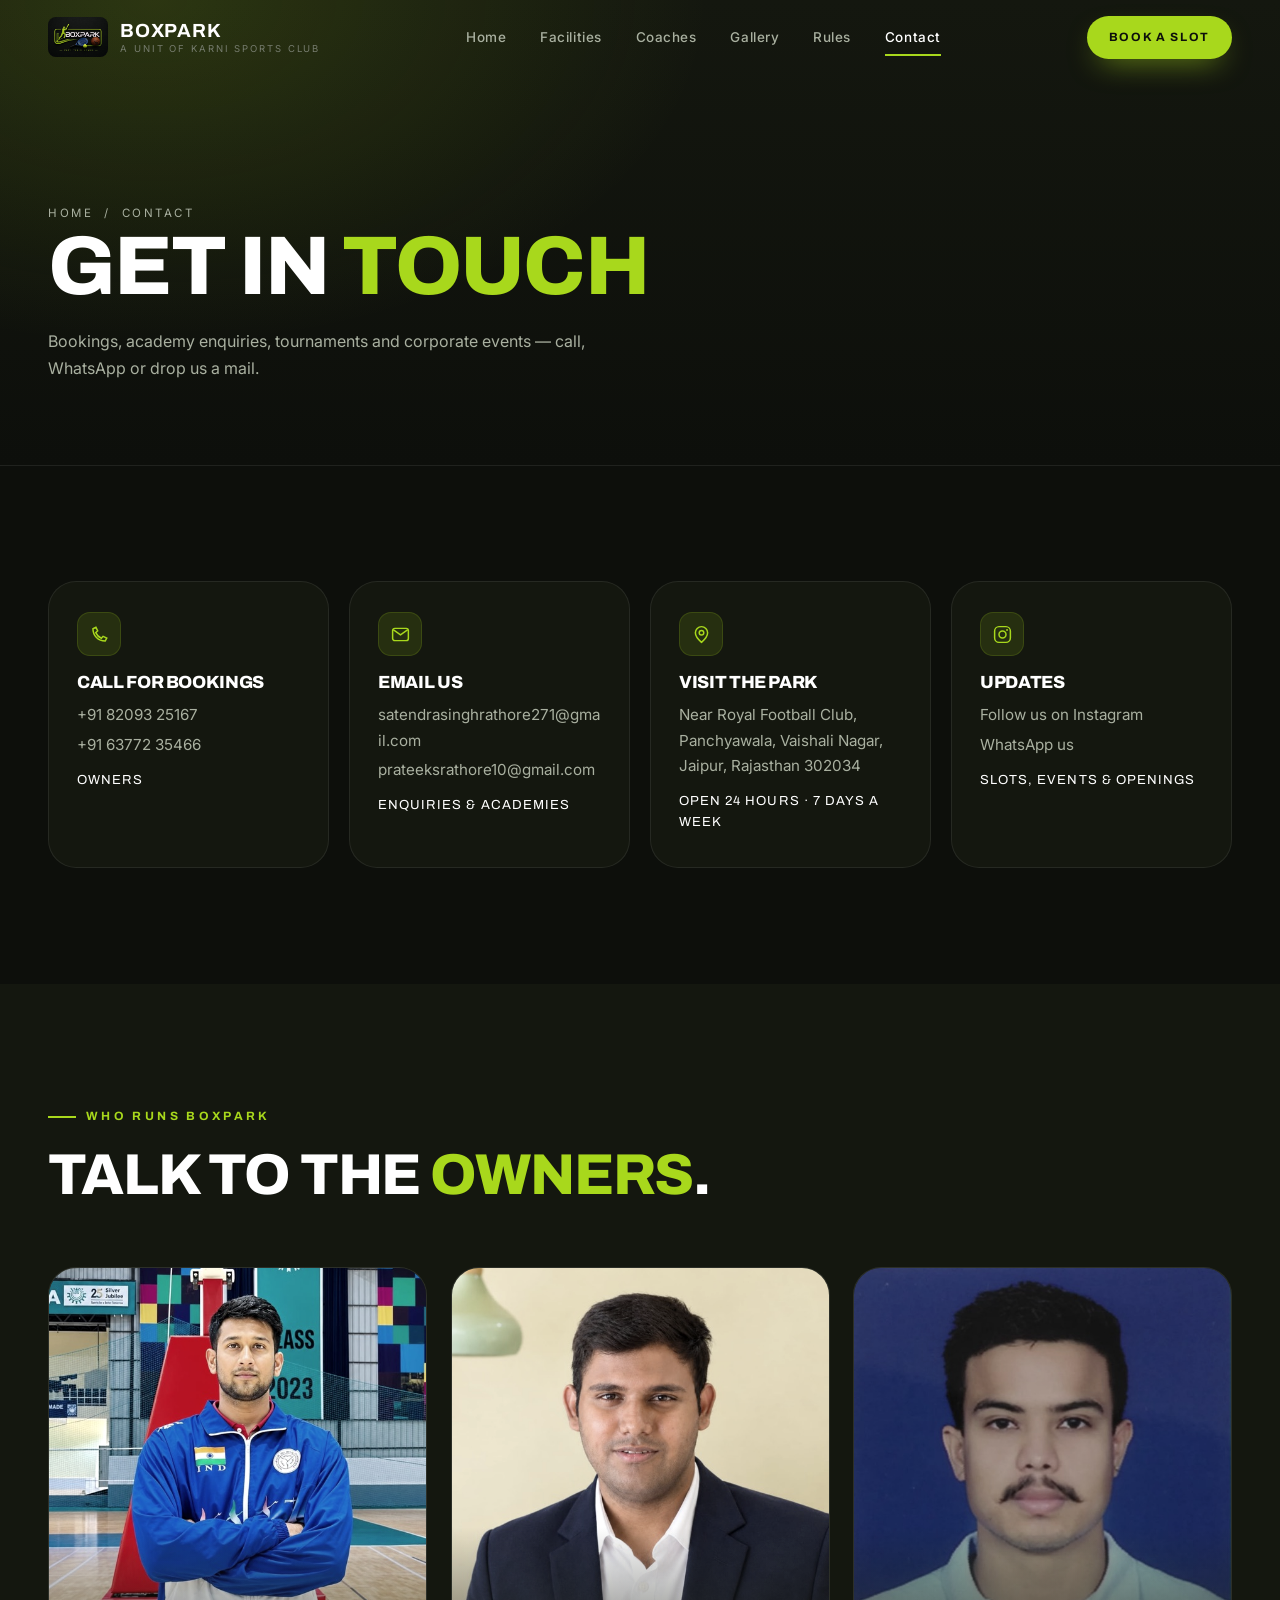
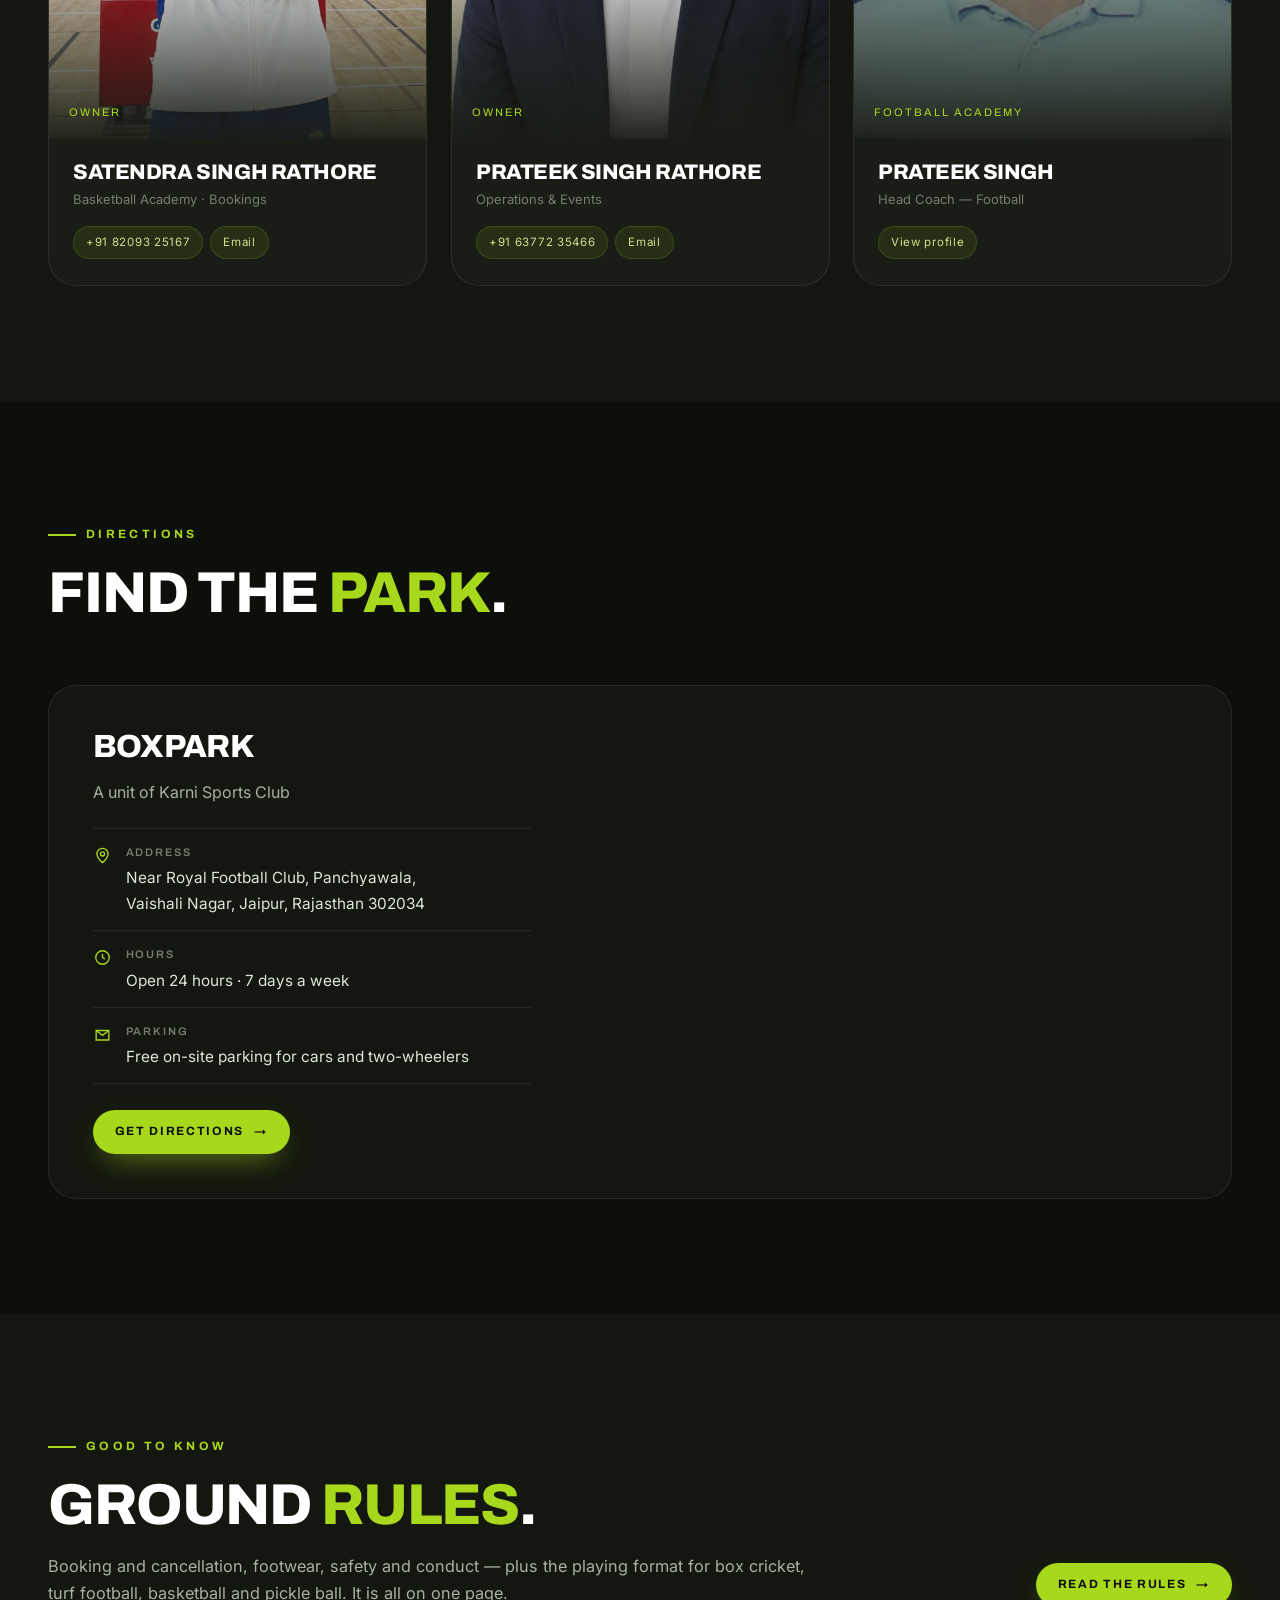
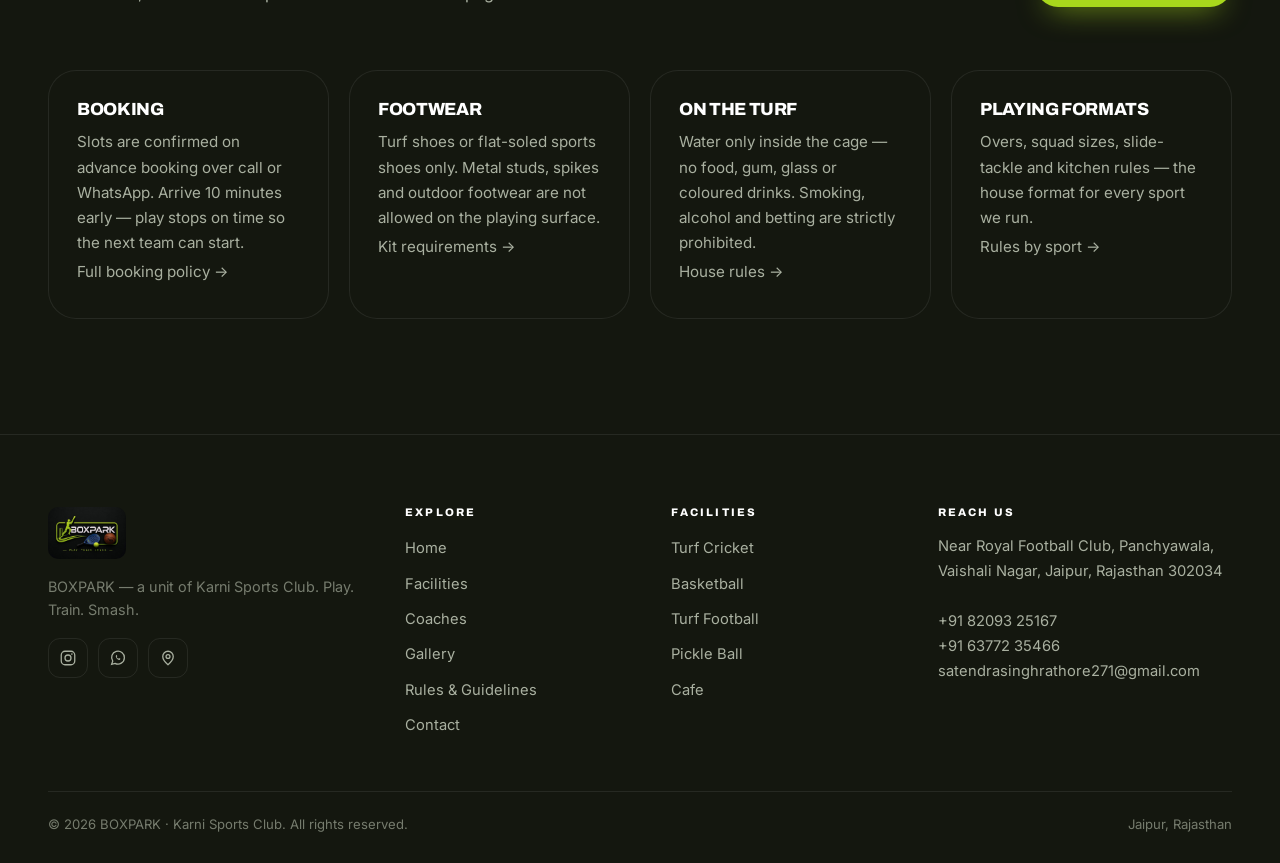
<file: contact.html>
<!DOCTYPE html>
<html lang="en">
<head>
<meta charset="utf-8">
<meta name="viewport" content="width=device-width, initial-scale=1">
<title>Contact &amp; Bookings | BOXPARK Jaipur</title>
<meta name="description" content="Book a slot at BOXPARK, Panchyawala, Vaishali Nagar, Jaipur. Call +91 82093 25167 or +91 63772 35466. Open 24 hours, 7 days a week.">
<link rel="canonical" href="https://REAL-DOMAIN.com/contact.html">
<meta name="robots" content="index, follow, max-snippet:-1, max-image-preview:large, max-video-preview:-1">
<meta name="author" content="BOXPARK — A unit of Karni Sports Club">

<!-- Local search signals -->
<meta name="geo.region" content="IN-RJ">
<meta name="geo.placename" content="Panchyawala, Vaishali Nagar, Jaipur">

<!-- Open Graph (WhatsApp, Facebook, LinkedIn) -->
<meta property="og:type" content="website">
<meta property="og:site_name" content="BOXPARK Jaipur">
<meta property="og:locale" content="en_IN">
<meta property="og:url" content="https://REAL-DOMAIN.com/contact.html">
<meta property="og:title" content="Contact & Bookings | BOXPARK Jaipur">
<meta property="og:description" content="Book a slot at BOXPARK, Panchyawala, Vaishali Nagar, Jaipur. Call +91 82093 25167 or +91 63772 35466. Open 24 hours, 7 days a week.">
<meta property="og:image" content="https://REAL-DOMAIN.com/assets/images/og-cover.jpg">
<meta property="og:image:secure_url" content="https://REAL-DOMAIN.com/assets/images/og-cover.jpg">
<meta property="og:image:type" content="image/jpeg">
<meta property="og:image:width" content="1200">
<meta property="og:image:height" content="630">
<meta property="og:image:alt" content="The floodlit BOXPARK arena at night with its illuminated sign">

<!-- Twitter / X -->
<meta name="twitter:card" content="summary_large_image">
<meta name="twitter:title" content="Contact & Bookings | BOXPARK Jaipur">
<meta name="twitter:description" content="Book a slot at BOXPARK, Panchyawala, Vaishali Nagar, Jaipur. Call +91 82093 25167 or +91 63772 35466. Open 24 hours, 7 days a week.">
<meta name="twitter:image" content="https://REAL-DOMAIN.com/assets/images/og-cover.jpg">
<meta name="twitter:image:alt" content="The floodlit BOXPARK arena at night with its illuminated sign">

<!-- Icons -->
<link rel="icon" type="image/png" sizes="32x32" href="assets/icons/icon-32.png">
<link rel="icon" type="image/png" sizes="16x16" href="assets/icons/icon-16.png">
<link rel="apple-touch-icon" sizes="180x180" href="assets/icons/icon-180.png">
<link rel="manifest" href="site.webmanifest">
<meta name="theme-color" content="#0d0f0b">
<link rel="preconnect" href="https://fonts.googleapis.com">
<link rel="preconnect" href="https://fonts.gstatic.com" crossorigin>
<link href="https://fonts.googleapis.com/css2?family=Archivo:wght@600;700;800;900&family=Inter:wght@400;500;600&display=swap" rel="stylesheet">
<link rel="stylesheet" href="css/style.css">
<script>document.documentElement.className += " js";</script>

<script type="application/ld+json">
{
  "@context": "https://schema.org",
  "@graph": [
    {
      "@type": [
        "SportsActivityLocation",
        "LocalBusiness"
      ],
      "@id": "https://REAL-DOMAIN.com/#business",
      "name": "BOXPARK",
      "alternateName": [
        "BOXPARK Jaipur",
        "Box Park Jaipur"
      ],
      "legalName": "BOXPARK — A unit of Karni Sports Club",
      "slogan": "Play. Train. Smash.",
      "description": "Floodlit box-sports arena in Panchyawala, Vaishali Nagar, Jaipur offering turf cricket, turf football and basketball, plus football and basketball academies.",
      "url": "https://REAL-DOMAIN.com/",
      "logo": "https://REAL-DOMAIN.com/assets/icons/icon-512.png",
      "image": [
        "https://REAL-DOMAIN.com/assets/images/og-cover.jpg",
        "https://REAL-DOMAIN.com/assets/images/hero.jpg",
        "https://REAL-DOMAIN.com/assets/images/cricket.jpg"
      ],
      "telephone": [
        "+91-82093-25167",
        "+91-63772-35466"
      ],
      "email": "satendrasinghrathore271@gmail.com",
      "address": {
        "@type": "PostalAddress",
        "streetAddress": "Near Royal Football Club, Panchyawala",
        "addressLocality": "Vaishali Nagar, Jaipur",
        "addressRegion": "Rajasthan",
        "postalCode": "302034",
        "addressCountry": "IN"
      },
      "hasMap": "https://share.google/jz2ERFliGuQXAOWqb",
      "areaServed": {
        "@type": "City",
        "name": "Jaipur",
        "containedInPlace": {
          "@type": "State",
          "name": "Rajasthan"
        }
      },
      "openingHoursSpecification": [
        {
          "@type": "OpeningHoursSpecification",
          "dayOfWeek": [
            "Monday",
            "Tuesday",
            "Wednesday",
            "Thursday",
            "Friday",
            "Saturday",
            "Sunday"
          ],
          "opens": "00:00",
          "closes": "23:59"
        }
      ],
      "currenciesAccepted": "INR",
      "parentOrganization": {
        "@type": "Organization",
        "name": "Karni Sports Club"
      },
      "sport": [
        "Cricket",
        "Football",
        "Basketball",
        "Pickleball"
      ],
      "amenityFeature": [
        {
          "@type": "LocationFeatureSpecification",
          "name": "Turf Cricket",
          "value": true
        },
        {
          "@type": "LocationFeatureSpecification",
          "name": "Basketball",
          "value": false
        },
        {
          "@type": "LocationFeatureSpecification",
          "name": "Turf Football",
          "value": true
        },
        {
          "@type": "LocationFeatureSpecification",
          "name": "Pickle Ball",
          "value": false
        },
        {
          "@type": "LocationFeatureSpecification",
          "name": "Cafe",
          "value": false
        },
        {
          "@type": "LocationFeatureSpecification",
          "name": "Floodlights",
          "value": true
        },
        {
          "@type": "LocationFeatureSpecification",
          "name": "Free on-site parking",
          "value": true
        }
      ],
      "makesOffer": [
        {
          "@type": "Offer",
          "availability": "https://schema.org/InStock",
          "itemOffered": {
            "@type": "Service",
            "name": "Turf cricket ground booking",
            "serviceType": "Sports ground hire"
          }
        },
        {
          "@type": "Offer",
          "availability": "https://schema.org/InStock",
          "itemOffered": {
            "@type": "Service",
            "name": "Turf football ground booking",
            "serviceType": "Sports ground hire"
          }
        },
        {
          "@type": "Offer",
          "availability": "https://schema.org/PreOrder",
          "itemOffered": {
            "@type": "Service",
            "name": "Basketball court booking and coaching",
            "serviceType": "Sports ground hire"
          }
        }
      ],
      "sameAs": [
        "https://share.google/jz2ERFliGuQXAOWqb"
      ],
      "employee": [
        {
          "@id": "https://REAL-DOMAIN.com/coaches.html#satendra"
        },
        {
          "@id": "https://REAL-DOMAIN.com/coaches.html#prateek"
        }
      ]
    },
    {
      "@type": "WebSite",
      "@id": "https://REAL-DOMAIN.com/#website",
      "url": "https://REAL-DOMAIN.com/",
      "name": "BOXPARK Jaipur",
      "inLanguage": "en-IN",
      "publisher": {
        "@id": "https://REAL-DOMAIN.com/#business"
      }
    },
    {
      "@type": "BreadcrumbList",
      "itemListElement": [
        {
          "@type": "ListItem",
          "position": 1,
          "name": "Home",
          "item": "https://REAL-DOMAIN.com/"
        },
        {
          "@type": "ListItem",
          "position": 2,
          "name": "Contact",
          "item": "https://REAL-DOMAIN.com/contact.html"
        }
      ],
      "@id": "https://REAL-DOMAIN.com/contact.html#breadcrumb"
    },
    {
      "@type": [
        "WebPage",
        "ContactPage"
      ],
      "@id": "https://REAL-DOMAIN.com/contact.html#webpage",
      "url": "https://REAL-DOMAIN.com/contact.html",
      "name": "Contact & Bookings | BOXPARK Jaipur",
      "description": "Book a slot at BOXPARK, Panchyawala, Vaishali Nagar, Jaipur. Call +91 82093 25167 or +91 63772 35466. Open 24 hours, 7 days a week.",
      "inLanguage": "en-IN",
      "isPartOf": {
        "@id": "https://REAL-DOMAIN.com/#website"
      },
      "about": {
        "@id": "https://REAL-DOMAIN.com/#business"
      },
      "primaryImageOfPage": "https://REAL-DOMAIN.com/assets/images/og-cover.jpg",
      "breadcrumb": {
        "@id": "https://REAL-DOMAIN.com/contact.html#breadcrumb"
      }
    }
  ]
}
</script>
</head>
<body>
<div class="progress"></div>

<!-- ============ NAV ============ -->
<header class="nav">
  <div class="nav__inner">
    <a class="nav__brand" href="index.html">
      <img decoding="async" src="assets/images/logo.jpg" width="900" height="600" alt="BOXPARK logo">
      <span class="nav__brand-text">
        <b>BOXPARK</b>
        <span>A unit of Karni Sports Club</span>
      </span>
    </a>

    <nav class="nav__links">
      <a href="index.html">Home</a>
      <a href="index.html#facilities">Facilities</a>
      <a href="coaches.html">Coaches</a>
      <a href="gallery.html">Gallery</a>
      <a href="rules.html">Rules</a>
      <a href="contact.html" class="is-active">Contact</a>
    </nav>

    <div class="nav__cta">
      <a class="btn btn--primary btn--sm" href="tel:+918209325167">Book a Slot</a>
      <button class="nav__burger" aria-label="Menu" aria-expanded="false">
        <span></span><span></span><span></span>
      </button>
    </div>
  </div>
</header>

<div class="drawer">
  <a href="index.html">Home</a>
  <a href="coaches.html">Coaches</a>
  <a href="gallery.html">Gallery</a>
  <a href="rules.html">Rules</a>
  <a href="contact.html">Contact</a>
  <div class="drawer__foot">
    <a href="tel:+918209325167">+91 82093 25167</a>
    <a href="tel:+916377235466">+91 63772 35466</a>
  </div>
</div>


<!-- ============ PAGE HEAD ============ -->
<section class="pagehead">
  <div class="shell pagehead__inner">
    <p class="crumb"><a href="index.html">Home</a> &nbsp;/&nbsp; Contact</p>
    <h1>Get in <em style="font-style:normal;color:var(--lime)">Touch</em></h1>
    <p>Bookings, academy enquiries, tournaments and corporate events &mdash; call, WhatsApp or drop us a mail.</p>
  </div>
</section>

<!-- ============ CONTACT CARDS ============ -->
<section class="section">
  <div class="shell">
    <div class="cards">

      <article class="card" data-reveal>
        <div class="card__ico">
          <svg viewBox="0 0 24 24" fill="none" stroke="currentColor" stroke-width="1.7"><path d="M4.5 5.5c0 8 6 14 14 14l1.8-3.4-4.2-2-2 2.2a12.6 12.6 0 0 1-6.4-6.4l2.2-2-2-4.2z"/></svg>
        </div>
        <h3>Call for Bookings</h3>
        <a href="tel:+918209325167">+91 82093 25167</a>
        <a href="tel:+916377235466">+91 63772 35466</a>
        <p class="name">Owners</p>
      </article>

      <article class="card" data-reveal data-delay="1">
        <div class="card__ico">
          <svg viewBox="0 0 24 24" fill="none" stroke="currentColor" stroke-width="1.7"><rect x="3" y="5" width="18" height="14" rx="2.5"/><path d="m3.6 6.5 8.4 6 8.4-6"/></svg>
        </div>
        <h3>Email Us</h3>
        <a href="mailto:satendrasinghrathore271@gmail.com">satendrasinghrathore271@gmail.com</a>
        <a href="mailto:prateeksrathore10@gmail.com">prateeksrathore10@gmail.com</a>
        <p class="name">Enquiries &amp; Academies</p>
      </article>

      <article class="card" data-reveal data-delay="2">
        <div class="card__ico">
          <svg viewBox="0 0 24 24" fill="none" stroke="currentColor" stroke-width="1.7"><path d="M12 21s7-6.1 7-11a7 7 0 1 0-14 0c0 4.9 7 11 7 11z"/><circle cx="12" cy="10" r="2.6"/></svg>
        </div>
        <h3>Visit the Park</h3>
        <p>Near Royal Football Club, Panchyawala, Vaishali Nagar, Jaipur, Rajasthan 302034</p>
        <p class="name">Open 24 hours &middot; 7 days a week</p>
      </article>

      <article class="card" data-reveal data-delay="3">
        <div class="card__ico">
          <svg viewBox="0 0 24 24" fill="none" stroke="currentColor" stroke-width="1.7"><rect x="3" y="3" width="18" height="18" rx="5"/><circle cx="12" cy="12" r="4"/><circle cx="17.2" cy="6.8" r="1.1" fill="currentColor" stroke="none"/></svg>
        </div>
        <h3>Updates</h3>
        <a href="https://www.instagram.com/" target="_blank" rel="noopener">Follow us on Instagram</a>
        <a href="https://wa.me/918209325167" target="_blank" rel="noopener">WhatsApp us</a>
        <p class="name">Slots, events &amp; openings</p>
      </article>

    </div>
  </div>
</section>

<!-- ============ PEOPLE ============ -->
<section class="section section--alt">
  <div class="shell">
    <div class="section-head" data-reveal>
      <span class="eyebrow">Who runs BOXPARK</span>
      <h2 class="section-title">Talk to the <em>owners</em>.</h2>
    </div>

    <div class="coaches">
      <article class="coach" data-reveal>
        <div class="coach__photo">
          <img decoding="async" src="assets/images/coach-satendra.jpg" loading="lazy" width="600" height="800" alt="Satendra Singh Rathore, owner of BOXPARK">
          <span class="coach__role">Owner</span>
        </div>
        <div class="coach__body">
          <h3>Satendra Singh Rathore</h3>
          <p class="coach__meta">Basketball Academy &middot; Bookings</p>
          <div class="chips">
            <a class="chip" href="tel:+918209325167">+91 82093 25167</a>
            <a class="chip" href="mailto:satendrasinghrathore271@gmail.com">Email</a>
          </div>
        </div>
      </article>

      <article class="coach" data-reveal data-delay="1">
        <div class="coach__photo">
          <img decoding="async" src="assets/images/owner-prateek.jpg" loading="lazy" width="600" height="800" alt="Prateek Singh Rathore, owner of BOXPARK">
          <span class="coach__role">Owner</span>
        </div>
        <div class="coach__body">
          <h3>Prateek Singh Rathore</h3>
          <p class="coach__meta">Operations &amp; Events</p>
          <div class="chips">
            <a class="chip" href="tel:+916377235466">+91 63772 35466</a>
            <a class="chip" href="mailto:prateeksrathore10@gmail.com">Email</a>
          </div>
        </div>
      </article>

      <article class="coach" data-reveal data-delay="2">
        <div class="coach__photo">
          <img decoding="async" src="assets/images/coach-prateek.jpg" loading="lazy" width="614" height="800" alt="Prateek Singh, head football coach">
          <span class="coach__role">Football Academy</span>
        </div>
        <div class="coach__body">
          <h3>Prateek Singh</h3>
          <p class="coach__meta">Head Coach &mdash; Football</p>
          <div class="chips">
            <a class="chip" href="coaches.html">View profile</a>
          </div>
        </div>
      </article>
    </div>
  </div>
</section>

<!-- ============ MAP ============ -->
<section class="section">
  <div class="shell">
    <div class="section-head" data-reveal>
      <span class="eyebrow">Directions</span>
      <h2 class="section-title">Find the <em>park</em>.</h2>
    </div>

    <div class="mapwrap" data-reveal>
      <div class="mapwrap__info">
        <h3>BOXPARK</h3>
        <p style="color:var(--muted);margin:0">A unit of Karni Sports Club</p>

        <ul class="infolist">
          <li>
            <svg viewBox="0 0 24 24" fill="none" stroke="currentColor" stroke-width="1.7"><path d="M12 21s7-6.1 7-11a7 7 0 1 0-14 0c0 4.9 7 11 7 11z"/><circle cx="12" cy="10" r="2.6"/></svg>
            <div><b>Address</b><span>Near Royal Football Club, Panchyawala,<br>Vaishali Nagar, Jaipur, Rajasthan 302034</span></div>
          </li>
          <li>
            <svg viewBox="0 0 24 24" fill="none" stroke="currentColor" stroke-width="1.7"><circle cx="12" cy="12" r="8.5"/><path d="M12 7.5V12l3 1.8"/></svg>
            <div><b>Hours</b><span>Open 24 hours &middot; 7 days a week</span></div>
          </li>
          <li>
            <svg viewBox="0 0 24 24" fill="none" stroke="currentColor" stroke-width="1.7"><path d="M4 7h16v12H4z"/><path d="M4 7l8 6 8-6"/></svg>
            <div><b>Parking</b><span>Free on-site parking for cars and two-wheelers</span></div>
          </li>
        </ul>

        <a class="btn btn--primary btn--sm" href="https://share.google/jz2ERFliGuQXAOWqb" target="_blank" rel="noopener">
          Get Directions <span class="arrow">&rarr;</span>
        </a>
      </div>

      <div class="mapwrap__frame">
        <iframe
          title="BOXPARK location on Google Maps"
          src="https://maps.google.com/maps?q=Box%20Park%2C%20near%20Royal%20Football%20Club%2C%20Panchyawala%2C%20Vaishali%20Nagar%2C%20Jaipur%2C%20Rajasthan%20302034&t=&z=15&ie=UTF8&iwloc=&output=embed"
          loading="lazy"
          referrerpolicy="no-referrer-when-downgrade"
          allowfullscreen></iframe>
      </div>
    </div>
  </div>
</section>

<!-- ============ RULES TEASER ============ -->
<section class="section section--alt">
  <div class="shell">
    <div class="section-head section-head--split" data-reveal>
      <div>
        <span class="eyebrow">Good to know</span>
        <h2 class="section-title">Ground <em>rules</em>.</h2>
        <p>Booking and cancellation, footwear, safety and conduct &mdash; plus the playing format for
           box cricket, turf football, basketball and pickle ball. It is all on one page.</p>
      </div>
      <a class="btn btn--primary btn--sm" href="rules.html">Read the Rules <span class="arrow">&rarr;</span></a>
    </div>

    <div class="cards">
      <article class="card" data-reveal>
        <h3>Booking</h3>
        <p>Slots are confirmed on advance booking over call or WhatsApp. Arrive 10 minutes early &mdash; play stops on time so the next team can start.</p>
        <a href="rules.html#house">Full booking policy &rarr;</a>
      </article>
      <article class="card" data-reveal data-delay="1">
        <h3>Footwear</h3>
        <p>Turf shoes or flat-soled sports shoes only. Metal studs, spikes and outdoor footwear are not allowed on the playing surface.</p>
        <a href="rules.html#house">Kit requirements &rarr;</a>
      </article>
      <article class="card" data-reveal data-delay="2">
        <h3>On the turf</h3>
        <p>Water only inside the cage &mdash; no food, gum, glass or coloured drinks. Smoking, alcohol and betting are strictly prohibited.</p>
        <a href="rules.html#house">House rules &rarr;</a>
      </article>
      <article class="card" data-reveal data-delay="3">
        <h3>Playing formats</h3>
        <p>Overs, squad sizes, slide-tackle and kitchen rules &mdash; the house format for every sport we run.</p>
        <a href="rules.html#sports">Rules by sport &rarr;</a>
      </article>
    </div>
  </div>
</section>

<!-- ============ FOOTER ============ -->
<footer class="footer">
  <div class="shell">
    <div class="footer__grid">
      <div class="footer__brand">
        <img decoding="async" src="assets/images/logo.jpg" width="900" height="600" alt="BOXPARK logo">
        <p>BOXPARK &mdash; a unit of Karni Sports Club. Play. Train. Smash.</p>
        <div class="socials">
          <a href="https://www.instagram.com/" target="_blank" rel="noopener" aria-label="Instagram">
            <svg viewBox="0 0 24 24" fill="none" stroke="currentColor" stroke-width="1.7"><rect x="3" y="3" width="18" height="18" rx="5"/><circle cx="12" cy="12" r="4"/><circle cx="17.2" cy="6.8" r="1.1" fill="currentColor" stroke="none"/></svg>
          </a>
          <a href="https://wa.me/918209325167" target="_blank" rel="noopener" aria-label="WhatsApp">
            <svg viewBox="0 0 24 24" fill="none" stroke="currentColor" stroke-width="1.7"><path d="M20.5 11.6a8.5 8.5 0 0 1-12.5 7.5L3.5 20.5l1.5-4.4A8.5 8.5 0 1 1 20.5 11.6z"/><path d="M9 9.2c0 3 2.4 5.4 5.4 5.4l.9-1.7-2-.9-.9 1a5 5 0 0 1-2.3-2.3l1-.9-.9-2z" fill="currentColor" stroke="none"/></svg>
          </a>
          <a href="https://share.google/jz2ERFliGuQXAOWqb" target="_blank" rel="noopener" aria-label="Google Maps">
            <svg viewBox="0 0 24 24" fill="none" stroke="currentColor" stroke-width="1.7"><path d="M12 21s7-6.1 7-11a7 7 0 1 0-14 0c0 4.9 7 11 7 11z"/><circle cx="12" cy="10" r="2.6"/></svg>
          </a>
        </div>
      </div>

      <div>
        <h4>Explore</h4>
        <ul>
          <li><a href="index.html">Home</a></li>
          <li><a href="index.html#facilities">Facilities</a></li>
          <li><a href="coaches.html">Coaches</a></li>
          <li><a href="gallery.html">Gallery</a></li>
          <li><a href="rules.html">Rules &amp; Guidelines</a></li>
          <li><a href="contact.html">Contact</a></li>
        </ul>
      </div>

      <div>
        <h4>Facilities</h4>
        <ul>
          <li><a href="index.html#facilities">Turf Cricket</a></li>
          <li><a href="index.html#facilities">Basketball</a></li>
          <li><a href="index.html#facilities">Turf Football</a></li>
          <li><a href="index.html#facilities">Pickle Ball</a></li>
          <li><a href="index.html#facilities">Cafe</a></li>
        </ul>
      </div>

      <div>
        <h4>Reach Us</h4>
        <address>
          Near Royal Football Club, Panchyawala,<br>
          Vaishali Nagar, Jaipur, Rajasthan 302034<br><br>
          <a href="tel:+918209325167">+91 82093 25167</a><br>
          <a href="tel:+916377235466">+91 63772 35466</a><br>
          <a href="mailto:satendrasinghrathore271@gmail.com">satendrasinghrathore271@gmail.com</a>
        </address>
      </div>
    </div>

    <div class="footer__bar">
      <span>&copy; <span data-year></span> BOXPARK &middot; Karni Sports Club. All rights reserved.</span>
      <span>Jaipur, Rajasthan</span>
    </div>
  </div>
</footer>

<button class="totop" aria-label="Back to top">
  <svg width="18" height="18" viewBox="0 0 24 24" fill="none" stroke="currentColor" stroke-width="2.2" stroke-linecap="round"><path d="M12 19V5M5.5 11.5 12 5l6.5 6.5"/></svg>
</button>

<script src="js/main.js"></script>
</body>
</html>
</file>
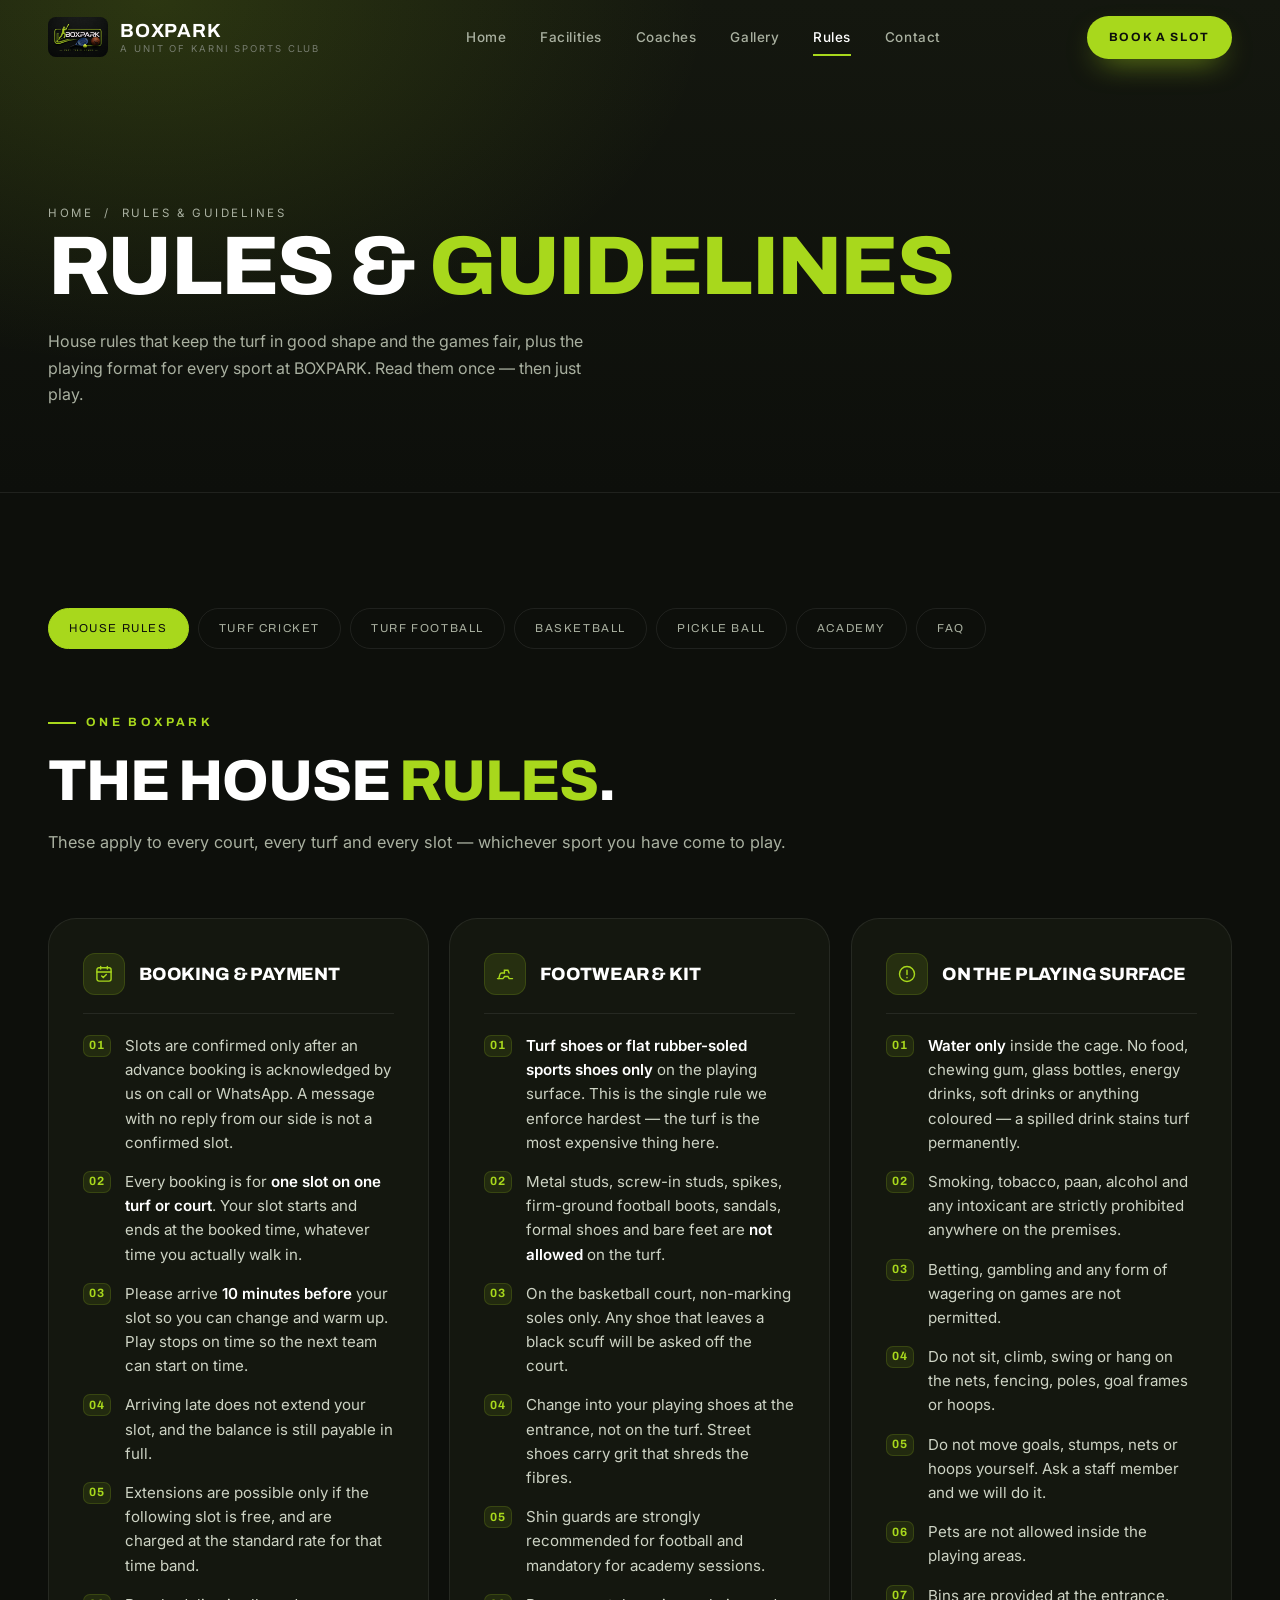
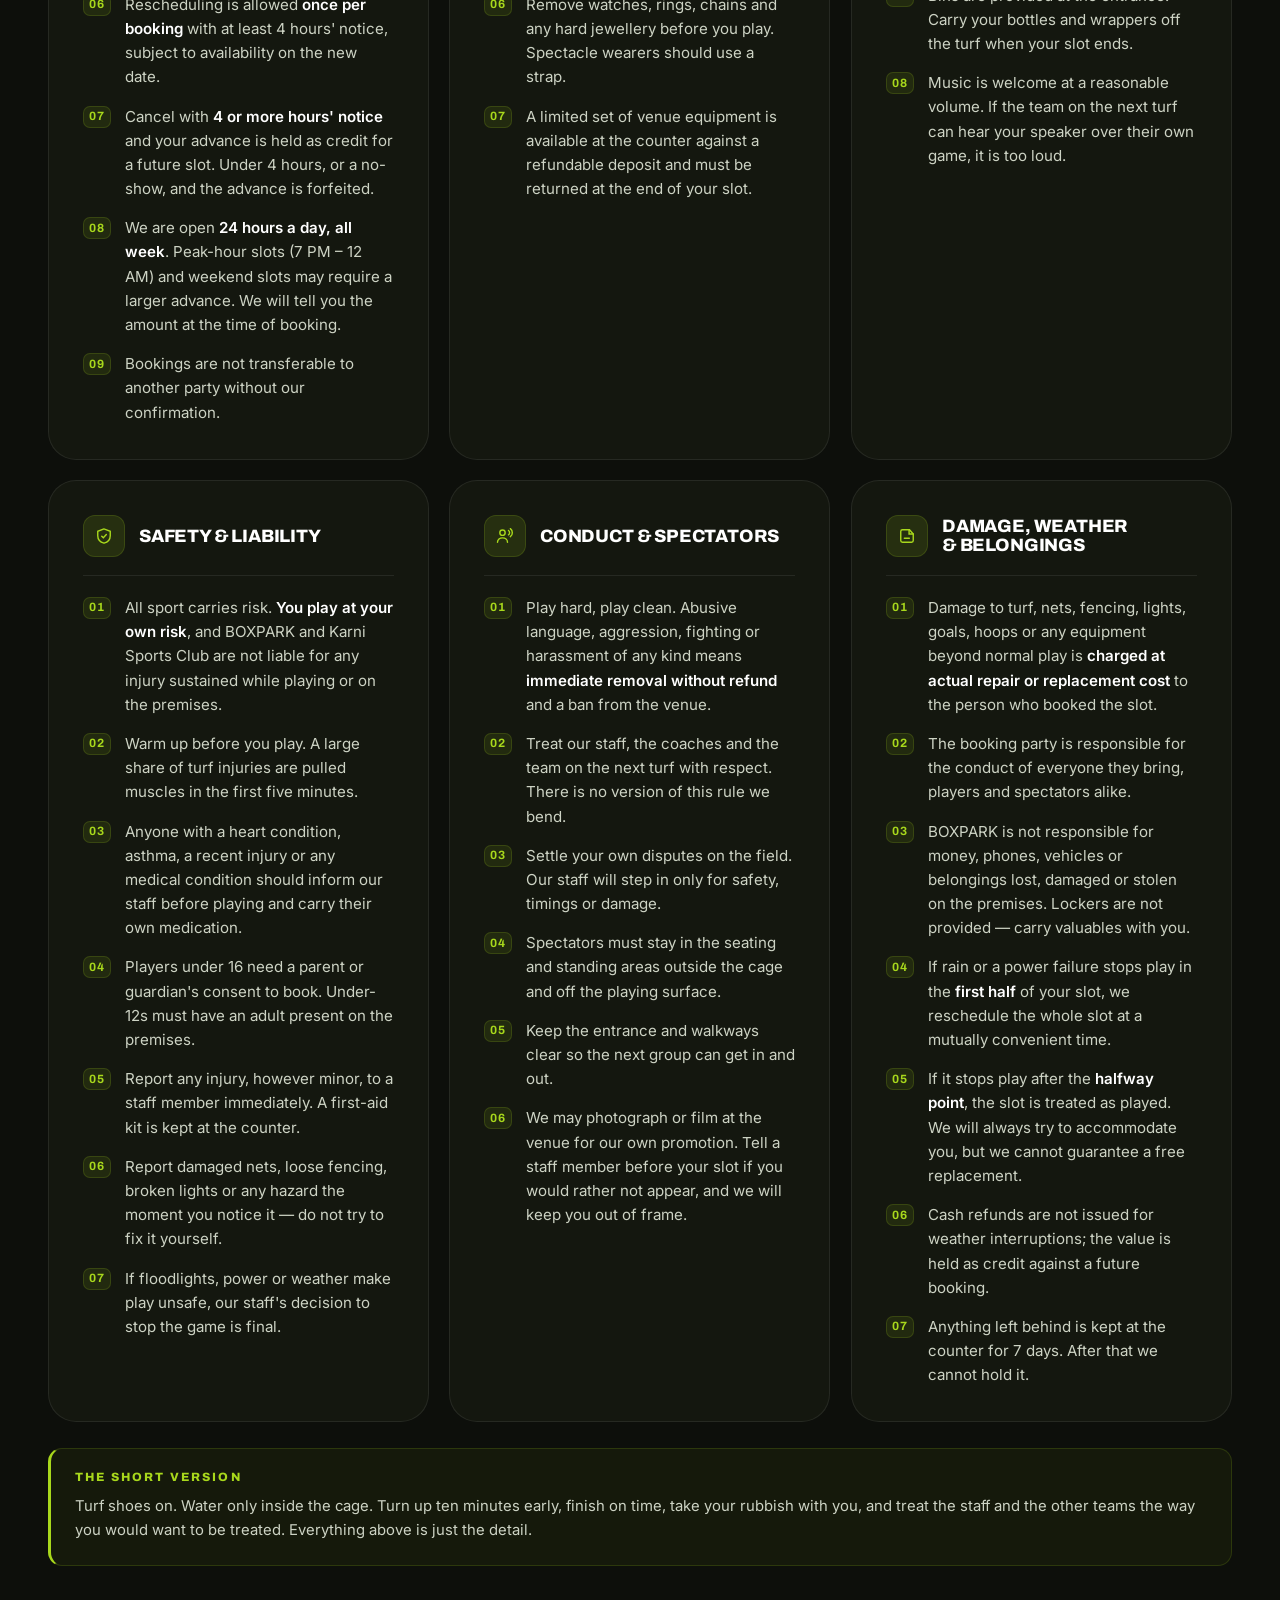
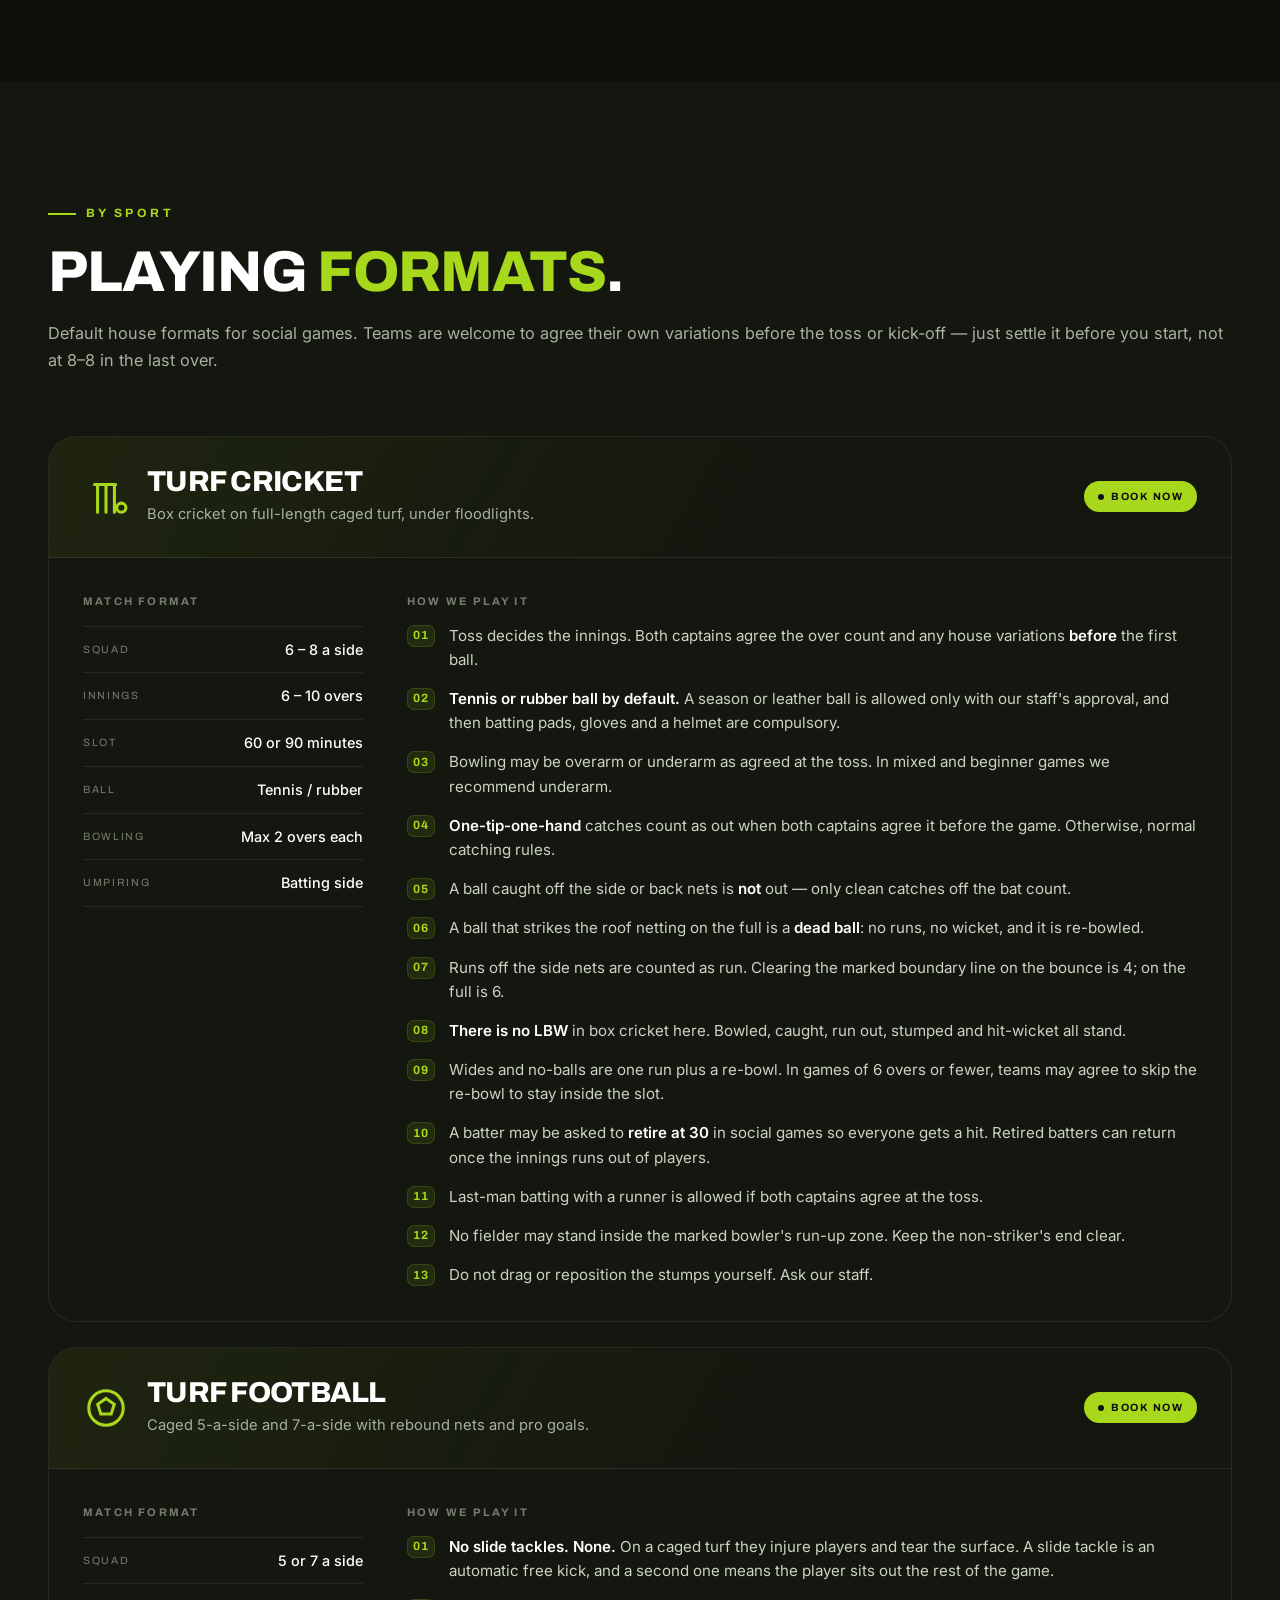
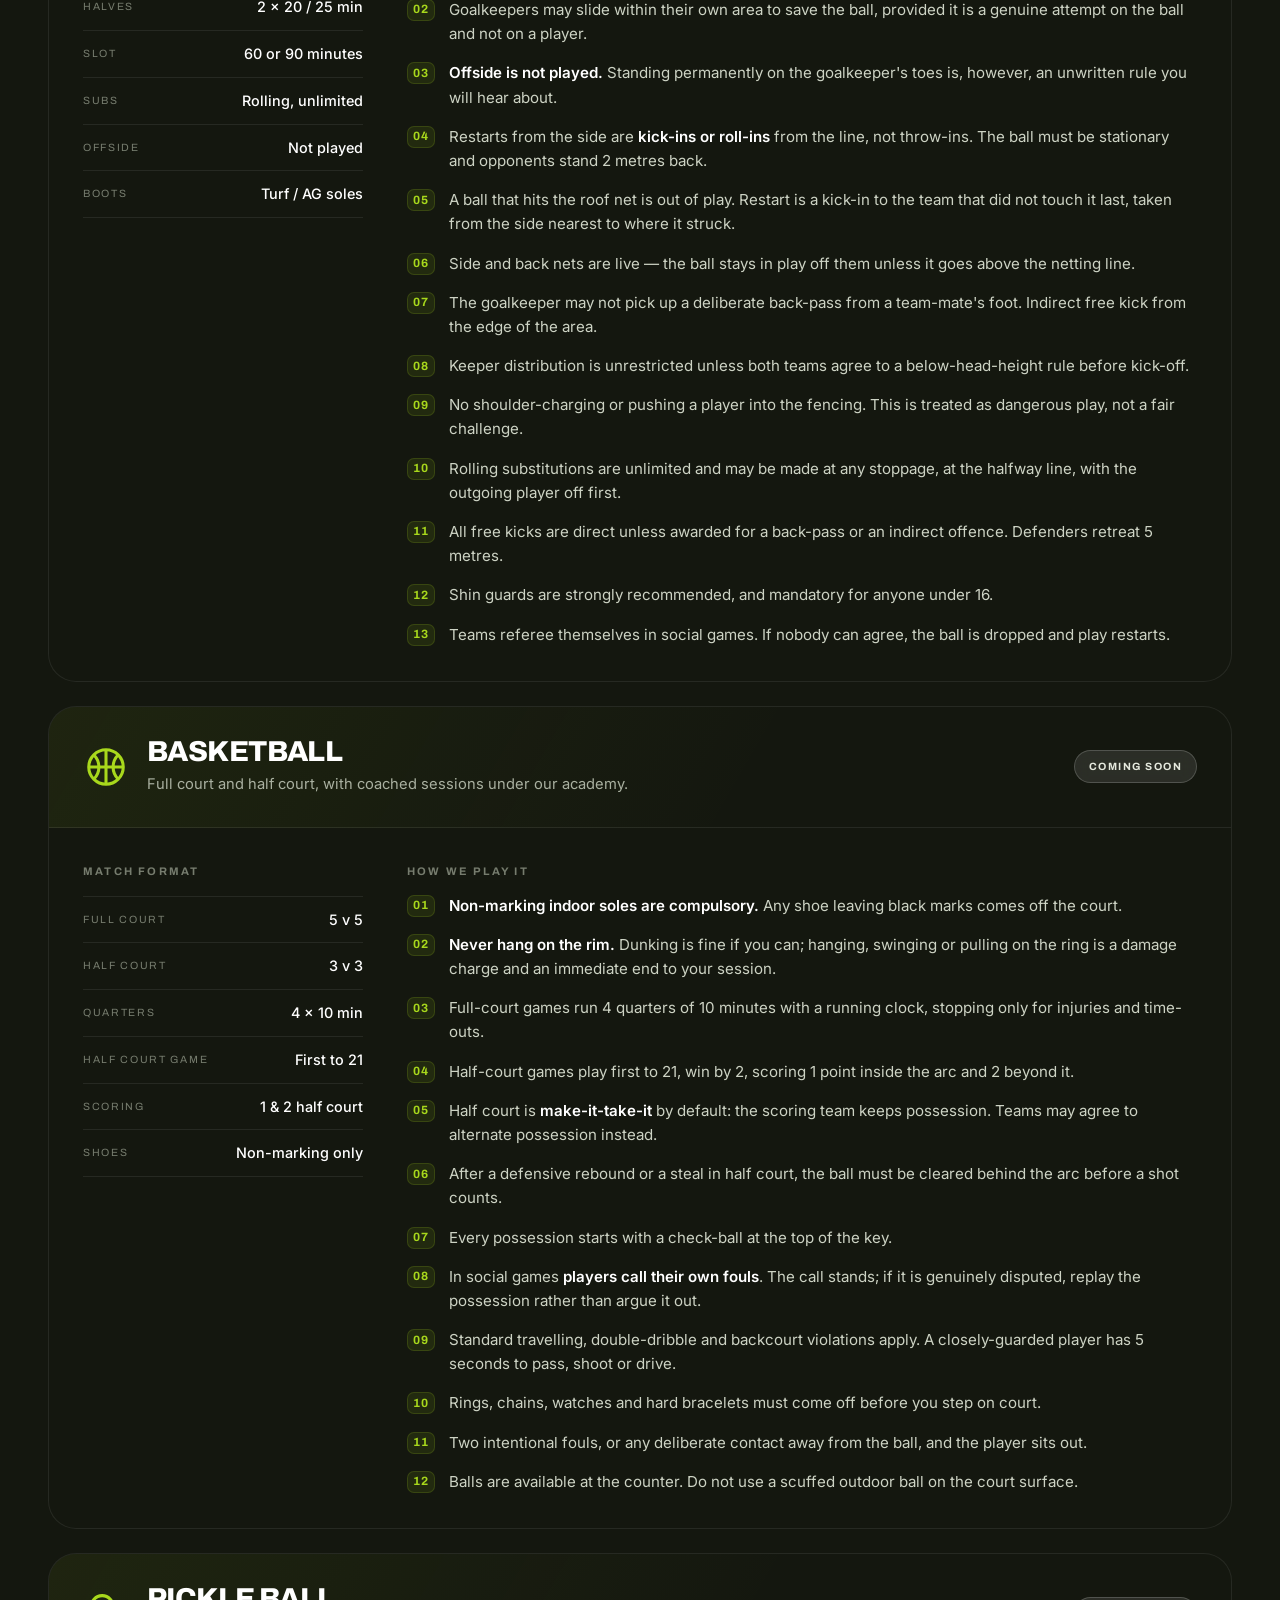
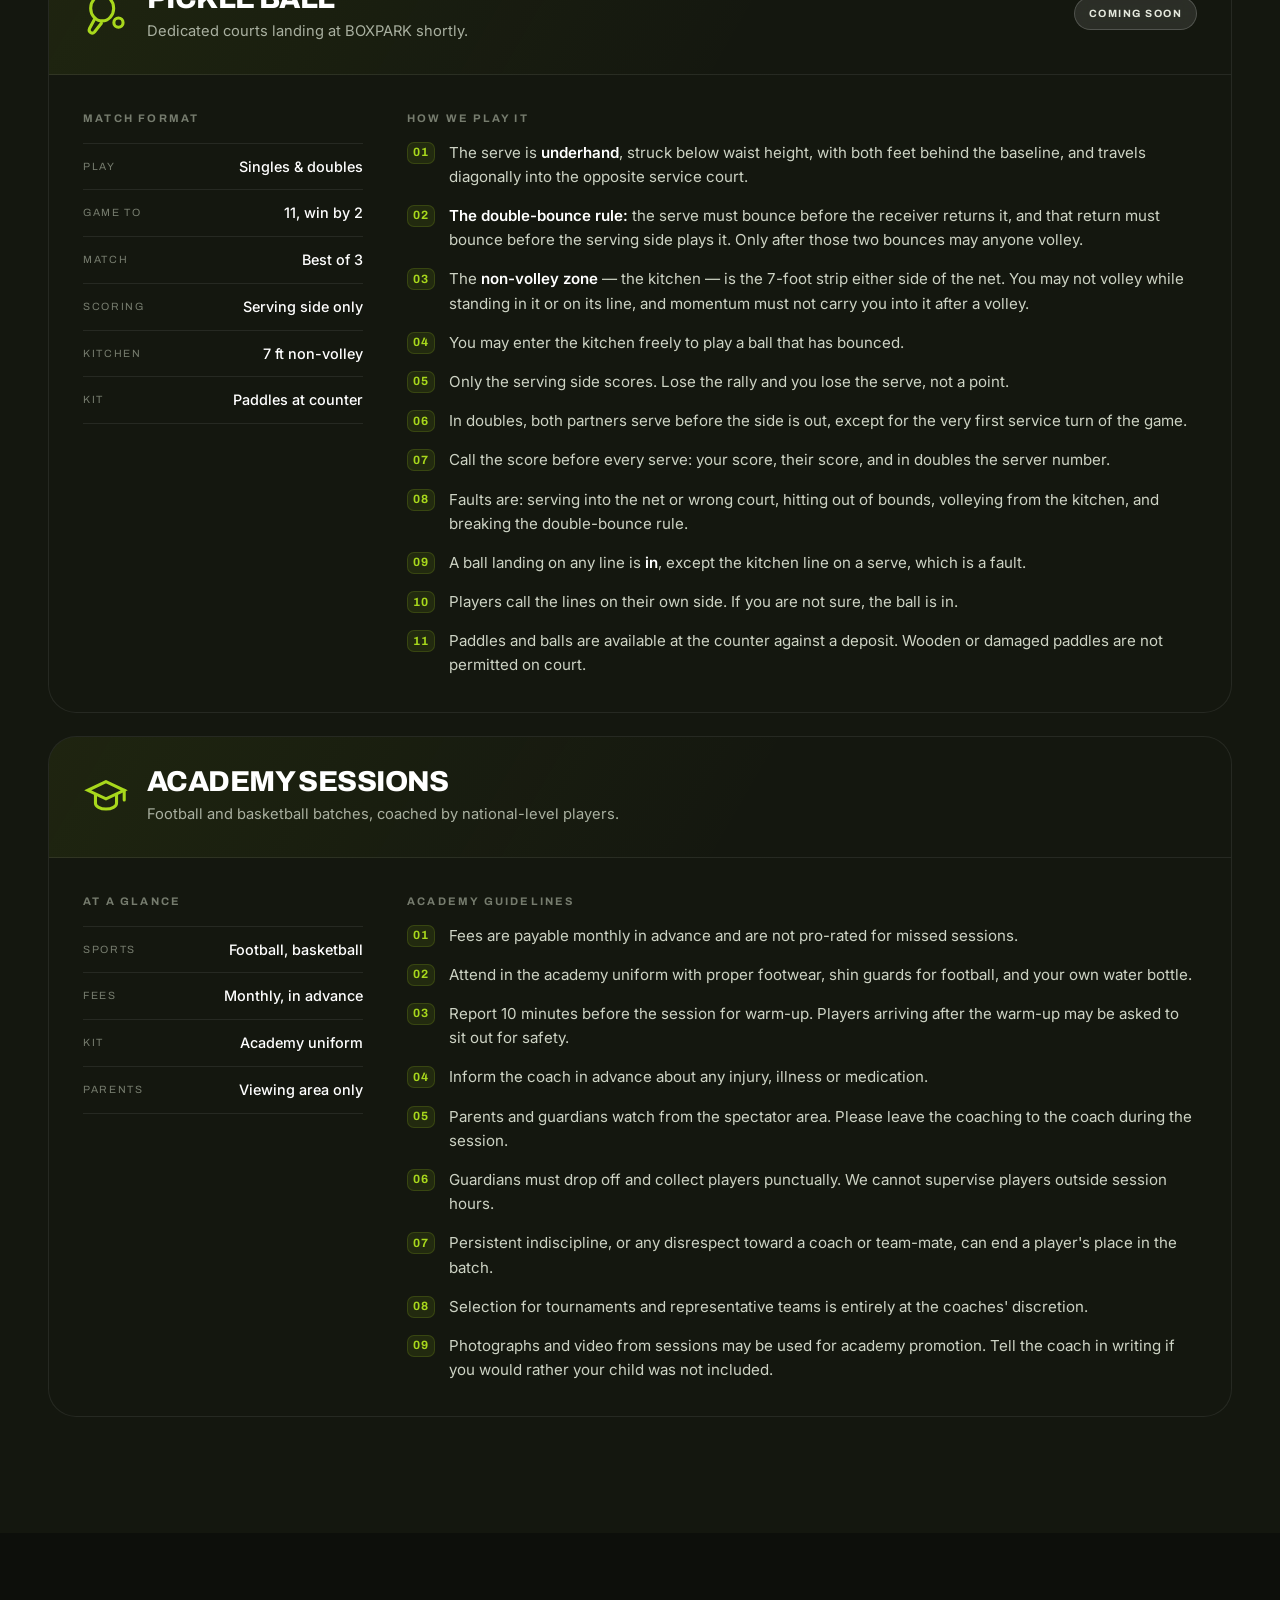
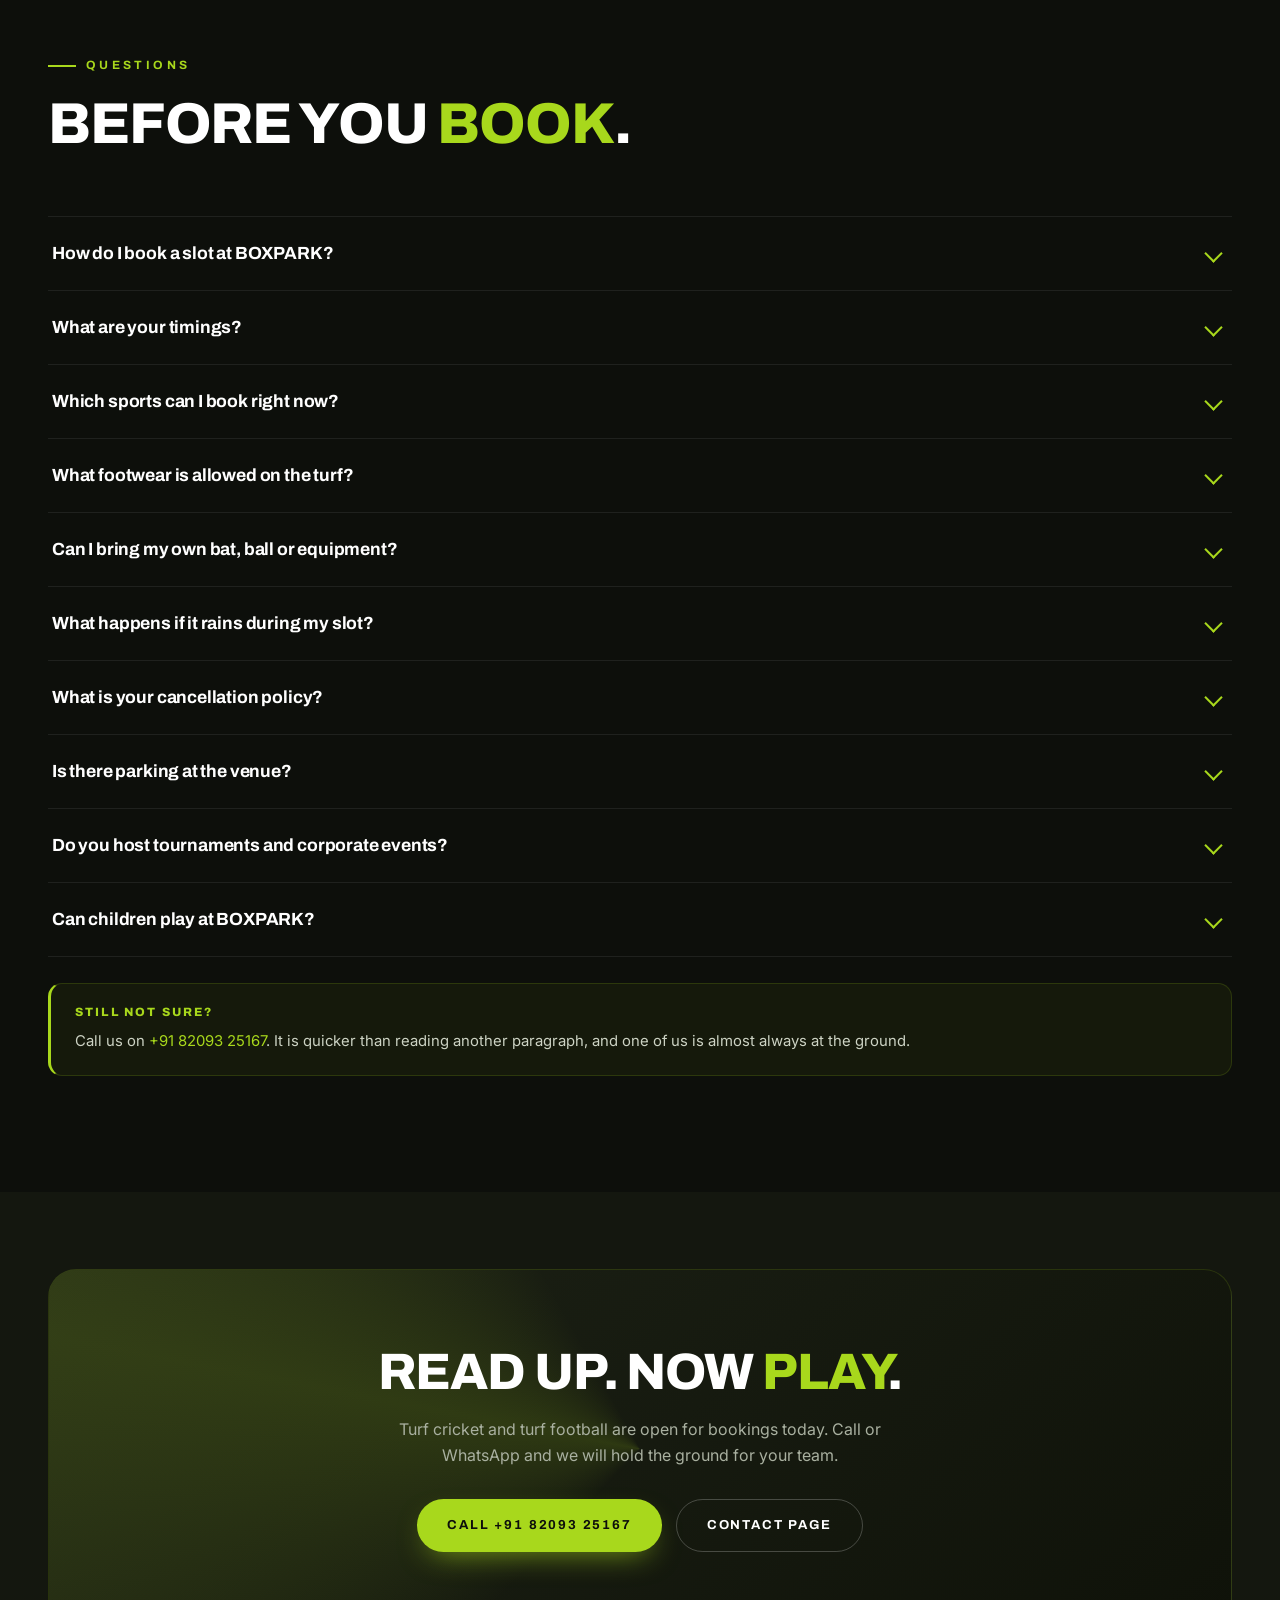
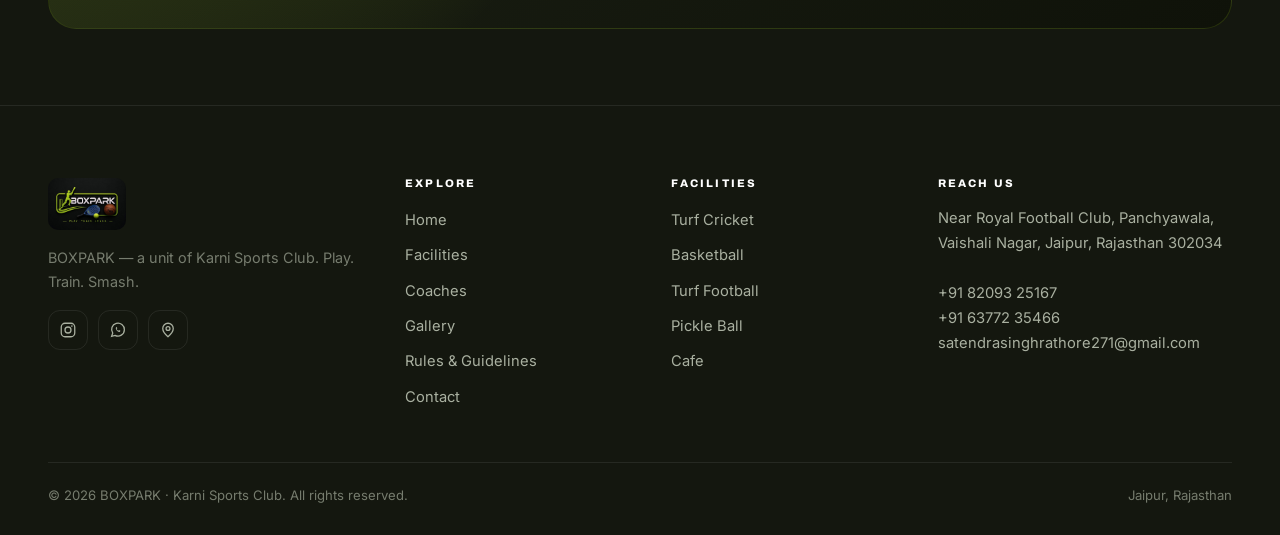
<file: rules.html>
<!DOCTYPE html>
<html lang="en">
<head>
<meta charset="utf-8">
<meta name="viewport" content="width=device-width, initial-scale=1">
<title>Rules &amp; Guidelines — Venue and Sport Rules | BOXPARK Jaipur</title>
<meta name="description" content="House rules and playing formats at BOXPARK Jaipur — booking, footwear, safety and conduct, plus box cricket, turf football, basketball and pickle ball rules.">
<link rel="canonical" href="https://REAL-DOMAIN.com/rules.html">
<meta name="robots" content="index, follow, max-snippet:-1, max-image-preview:large, max-video-preview:-1">
<meta name="author" content="BOXPARK — A unit of Karni Sports Club">
<meta name="theme-color" content="#0d0f0b">

<!-- Local search signals -->
<meta name="geo.region" content="IN-RJ">
<meta name="geo.placename" content="Panchyawala, Vaishali Nagar, Jaipur">

<!-- Open Graph -->
<meta property="og:type" content="website">
<meta property="og:site_name" content="BOXPARK Jaipur">
<meta property="og:locale" content="en_IN">
<meta property="og:url" content="https://REAL-DOMAIN.com/rules.html">
<meta property="og:title" content="Rules &amp; Guidelines — Venue and Sport Rules | BOXPARK Jaipur">
<meta property="og:description" content="House rules and playing formats at BOXPARK Jaipur — booking, footwear, safety and conduct, plus box cricket, turf football, basketball and pickle ball rules.">
<meta property="og:image" content="https://REAL-DOMAIN.com/assets/images/og-cover.jpg">
<meta property="og:image:secure_url" content="https://REAL-DOMAIN.com/assets/images/og-cover.jpg">
<meta property="og:image:type" content="image/jpeg">
<meta property="og:image:width" content="1200">
<meta property="og:image:height" content="630">
<meta property="og:image:alt" content="The floodlit BOXPARK arena at night with its illuminated sign">

<!-- Twitter / X -->
<meta name="twitter:card" content="summary_large_image">
<meta name="twitter:title" content="Rules &amp; Guidelines — Venue and Sport Rules | BOXPARK Jaipur">
<meta name="twitter:description" content="House rules and playing formats at BOXPARK Jaipur — booking, footwear, safety and conduct, plus box cricket, turf football, basketball and pickle ball rules.">
<meta name="twitter:image" content="https://REAL-DOMAIN.com/assets/images/og-cover.jpg">
<meta name="twitter:image:alt" content="The floodlit BOXPARK arena at night with its illuminated sign">

<!-- Icons -->
<link rel="icon" type="image/png" sizes="32x32" href="assets/icons/icon-32.png">
<link rel="icon" type="image/png" sizes="16x16" href="assets/icons/icon-16.png">
<link rel="apple-touch-icon" sizes="180x180" href="assets/icons/icon-180.png">
<link rel="manifest" href="site.webmanifest">
<link rel="preconnect" href="https://fonts.googleapis.com">
<link rel="preconnect" href="https://fonts.gstatic.com" crossorigin>
<link href="https://fonts.googleapis.com/css2?family=Archivo:wght@600;700;800;900&family=Inter:wght@400;500;600&display=swap" rel="stylesheet">
<link rel="stylesheet" href="css/style.css">
<script>document.documentElement.className += " js";</script>

<script type="application/ld+json">
{
  "@context": "https://schema.org",
  "@graph": [
    {
      "@type": "FAQPage",
      "@id": "https://REAL-DOMAIN.com/rules.html#faq",
      "mainEntity": [
        {
          "@type": "Question",
          "name": "How do I book a slot at BOXPARK?",
          "acceptedAnswer": {
            "@type": "Answer",
            "text": "Call or WhatsApp us on +91 82093 25167 or +91 63772 35466 with your date, preferred time and sport. We will confirm availability and the advance amount. A slot is confirmed only once we have acknowledged it — a message with no reply from us is not a booking."
          }
        },
        {
          "@type": "Question",
          "name": "What are your timings?",
          "acceptedAnswer": {
            "@type": "Answer",
            "text": "BOXPARK is open 24 hours a day, 7 days a week. You can book a slot at any hour — including late-night and early-morning games. Evening slots from 7 PM onwards are the busiest, so book those a few days ahead."
          }
        },
        {
          "@type": "Question",
          "name": "Which sports can I book right now?",
          "acceptedAnswer": {
            "@type": "Answer",
            "text": "Turf cricket and turf football are open for bookings today. Basketball, pickle ball and the cafe are opening shortly — call us and we will tell you where they are."
          }
        },
        {
          "@type": "Question",
          "name": "What footwear is allowed on the turf?",
          "acceptedAnswer": {
            "@type": "Answer",
            "text": "Turf shoes or flat rubber-soled sports shoes only. Metal studs, screw-in studs, spikes, firm-ground boots and outdoor street shoes are not permitted on the playing surface. The basketball court needs non-marking soles."
          }
        },
        {
          "@type": "Question",
          "name": "Can I bring my own bat, ball or equipment?",
          "acceptedAnswer": {
            "@type": "Answer",
            "text": "Yes, as long as it is safe for the surface. Tennis and rubber balls are the default for box cricket; leather and season balls need our staff's approval, and then pads, gloves and a helmet are compulsory. A limited set of equipment is also available at the counter against a refundable deposit."
          }
        },
        {
          "@type": "Question",
          "name": "What happens if it rains during my slot?",
          "acceptedAnswer": {
            "@type": "Answer",
            "text": "If play stops in the first half of your slot, we reschedule the entire slot at a time that suits you. If it stops after the halfway point, the slot counts as played. We do not issue cash refunds for weather, but the value is held as credit against a future booking."
          }
        },
        {
          "@type": "Question",
          "name": "What is your cancellation policy?",
          "acceptedAnswer": {
            "@type": "Answer",
            "text": "Cancel with 4 or more hours' notice and your advance is held as credit for a future slot. Under 4 hours, or a no-show, and the advance is forfeited. You can reschedule once per booking with at least 4 hours' notice, subject to availability."
          }
        },
        {
          "@type": "Question",
          "name": "Is there parking at the venue?",
          "acceptedAnswer": {
            "@type": "Answer",
            "text": "Yes — free on-site parking for cars and two-wheelers, at the owner's risk. Please keep the entrance and walkways clear."
          }
        },
        {
          "@type": "Question",
          "name": "Do you host tournaments and corporate events?",
          "acceptedAnswer": {
            "@type": "Answer",
            "text": "We do. Box cricket tournaments, 7-a-side football, corporate leagues and private events are all possible, and we can put together formats, scheduling and multiple slots. Call us with your dates and team count."
          }
        },
        {
          "@type": "Question",
          "name": "Can children play at BOXPARK?",
          "acceptedAnswer": {
            "@type": "Answer",
            "text": "Yes. Players under 16 need a parent or guardian's consent to book, and under-12s must have an adult present on the premises. Our football and basketball academies run dedicated coached batches for younger age groups."
          }
        }
      ]
    },
    {
      "@type": "BreadcrumbList",
      "@id": "https://REAL-DOMAIN.com/rules.html#breadcrumb",
      "itemListElement": [
        {
          "@type": "ListItem",
          "position": 1,
          "name": "Home",
          "item": "https://REAL-DOMAIN.com/"
        },
        {
          "@type": "ListItem",
          "position": 2,
          "name": "Rules & Guidelines",
          "item": "https://REAL-DOMAIN.com/rules.html"
        }
      ]
    },
    {
      "@type": "WebPage",
      "@id": "https://REAL-DOMAIN.com/rules.html#webpage",
      "url": "https://REAL-DOMAIN.com/rules.html",
      "name": "Rules &amp; Guidelines — Venue and Sport Rules | BOXPARK Jaipur",
      "description": "House rules and playing formats at BOXPARK Jaipur — booking, footwear, safety and conduct, plus box cricket, turf football, basketball and pickle ball rules.",
      "inLanguage": "en-IN",
      "isPartOf": {
        "@id": "https://REAL-DOMAIN.com/#website"
      },
      "about": {
        "@id": "https://REAL-DOMAIN.com/#business"
      },
      "breadcrumb": {
        "@id": "https://REAL-DOMAIN.com/rules.html#breadcrumb"
      },
      "primaryImageOfPage": "https://REAL-DOMAIN.com/assets/images/og-cover.jpg"
    }
  ]
}
</script>
</head>
<body>
<div class="progress"></div>

<!-- ============ NAV ============ -->
<header class="nav">
  <div class="nav__inner">
    <a class="nav__brand" href="index.html">
      <img decoding="async" src="assets/images/logo.jpg" width="900" height="600" alt="BOXPARK logo">
      <span class="nav__brand-text">
        <b>BOXPARK</b>
        <span>A unit of Karni Sports Club</span>
      </span>
    </a>

    <nav class="nav__links">
      <a href="index.html">Home</a>
      <a href="index.html#facilities">Facilities</a>
      <a href="coaches.html">Coaches</a>
      <a href="gallery.html">Gallery</a>
      <a href="rules.html" class="is-active">Rules</a>
      <a href="contact.html">Contact</a>
    </nav>

    <div class="nav__cta">
      <a class="btn btn--primary btn--sm" href="tel:+918209325167">Book a Slot</a>
      <button class="nav__burger" aria-label="Menu" aria-expanded="false">
        <span></span><span></span><span></span>
      </button>
    </div>
  </div>
</header>

<div class="drawer">
  <a href="index.html">Home</a>
  <a href="coaches.html">Coaches</a>
  <a href="gallery.html">Gallery</a>
  <a href="rules.html">Rules</a>
  <a href="contact.html">Contact</a>
  <div class="drawer__foot">
    <a href="tel:+918209325167">+91 82093 25167</a>
    <a href="tel:+916377235466">+91 63772 35466</a>
  </div>
</div>


<!-- ============ PAGE HEAD ============ -->
<section class="pagehead">
  <div class="shell pagehead__inner">
    <p class="crumb"><a href="index.html">Home</a> &nbsp;/&nbsp; Rules &amp; Guidelines</p>
    <h1>Rules &amp; <em style="font-style:normal;color:var(--lime)">Guidelines</em></h1>
    <p>House rules that keep the turf in good shape and the games fair, plus the playing format for every sport at BOXPARK. Read them once &mdash; then just play.</p>
  </div>
</section>

<!-- ============ HOUSE RULES ============ -->
<section class="section" id="house">
  <div class="shell">

    <div class="jumpbar" data-reveal>
      <a class="filter is-active" href="#house">House Rules</a>
      <a class="filter" href="#cricket">Turf Cricket</a>
      <a class="filter" href="#football">Turf Football</a>
      <a class="filter" href="#basketball">Basketball</a>
      <a class="filter" href="#pickleball">Pickle Ball</a>
      <a class="filter" href="#academy">Academy</a>
      <a class="filter" href="#faq">FAQ</a>
    </div>

    <div class="section-head" data-reveal>
      <span class="eyebrow">One BOXPARK</span>
      <h2 class="section-title">The house <em>rules</em>.</h2>
      <p>These apply to every court, every turf and every slot &mdash; whichever sport you have come to play.</p>
    </div>

    <div class="ruleset">

      <article class="rulegroup" data-reveal>
        <div class="rulegroup__head">
          <span class="rulegroup__ico">
            <svg viewBox="0 0 24 24" fill="none" stroke="currentColor" stroke-width="1.7" stroke-linecap="round"><rect x="3.5" y="4.5" width="17" height="16" rx="2.5"/><path d="M3.5 9.5h17M8 3v3M16 3v3"/><path d="m9.2 14.4 1.9 1.9 3.7-3.7"/></svg>
          </span>
          <h3>Booking &amp; Payment</h3>
        </div>
        <ol class="rule-list">
          <li>Slots are confirmed only after an advance booking is acknowledged by us on call or WhatsApp. A message with no reply from our side is not a confirmed slot.</li>
          <li>Every booking is for <b>one slot on one turf or court</b>. Your slot starts and ends at the booked time, whatever time you actually walk in.</li>
          <li>Please arrive <b>10 minutes before</b> your slot so you can change and warm up. Play stops on time so the next team can start on time.</li>
          <li>Arriving late does not extend your slot, and the balance is still payable in full.</li>
          <li>Extensions are possible only if the following slot is free, and are charged at the standard rate for that time band.</li>
          <li>Rescheduling is allowed <b>once per booking</b> with at least 4 hours' notice, subject to availability on the new date.</li>
          <li>Cancel with <b>4 or more hours' notice</b> and your advance is held as credit for a future slot. Under 4 hours, or a no-show, and the advance is forfeited.</li>
          <li>We are open <b>24 hours a day, all week</b>. Peak-hour slots (7 PM &ndash; 12 AM) and weekend slots may require a larger advance. We will tell you the amount at the time of booking.</li>
          <li>Bookings are not transferable to another party without our confirmation.</li>
        </ol>
      </article>

      <article class="rulegroup" data-reveal data-delay="1">
        <div class="rulegroup__head">
          <span class="rulegroup__ico">
            <svg viewBox="0 0 24 24" fill="none" stroke="currentColor" stroke-width="1.7" stroke-linecap="round"><path d="M3 17.5h6.5l2-2.5h4l1.5 2.5H21"/><path d="M4.5 17.5 6 12.2A2 2 0 0 1 7.9 10.8h3.4"/><path d="M11.3 10.8V7.5h4.2l1.4 3.3"/></svg>
          </span>
          <h3>Footwear &amp; Kit</h3>
        </div>
        <ol class="rule-list">
          <li><b>Turf shoes or flat rubber-soled sports shoes only</b> on the playing surface. This is the single rule we enforce hardest &mdash; the turf is the most expensive thing here.</li>
          <li>Metal studs, screw-in studs, spikes, firm-ground football boots, sandals, formal shoes and bare feet are <b>not allowed</b> on the turf.</li>
          <li>On the basketball court, non-marking soles only. Any shoe that leaves a black scuff will be asked off the court.</li>
          <li>Change into your playing shoes at the entrance, not on the turf. Street shoes carry grit that shreds the fibres.</li>
          <li>Shin guards are strongly recommended for football and mandatory for academy sessions.</li>
          <li>Remove watches, rings, chains and any hard jewellery before you play. Spectacle wearers should use a strap.</li>
          <li>A limited set of venue equipment is available at the counter against a refundable deposit and must be returned at the end of your slot.</li>
        </ol>
      </article>

      <article class="rulegroup" data-reveal data-delay="2">
        <div class="rulegroup__head">
          <span class="rulegroup__ico">
            <svg viewBox="0 0 24 24" fill="none" stroke="currentColor" stroke-width="1.7" stroke-linecap="round"><circle cx="12" cy="12" r="9"/><path d="M12 7.5v5M12 16.2v.3"/></svg>
          </span>
          <h3>On the Playing Surface</h3>
        </div>
        <ol class="rule-list">
          <li><b>Water only</b> inside the cage. No food, chewing gum, glass bottles, energy drinks, soft drinks or anything coloured &mdash; a spilled drink stains turf permanently.</li>
          <li>Smoking, tobacco, paan, alcohol and any intoxicant are strictly prohibited anywhere on the premises.</li>
          <li>Betting, gambling and any form of wagering on games are not permitted.</li>
          <li>Do not sit, climb, swing or hang on the nets, fencing, poles, goal frames or hoops.</li>
          <li>Do not move goals, stumps, nets or hoops yourself. Ask a staff member and we will do it.</li>
          <li>Pets are not allowed inside the playing areas.</li>
          <li>Bins are provided at the entrance. Carry your bottles and wrappers off the turf when your slot ends.</li>
          <li>Music is welcome at a reasonable volume. If the team on the next turf can hear your speaker over their own game, it is too loud.</li>
        </ol>
      </article>

      <article class="rulegroup" data-reveal>
        <div class="rulegroup__head">
          <span class="rulegroup__ico">
            <svg viewBox="0 0 24 24" fill="none" stroke="currentColor" stroke-width="1.7" stroke-linecap="round"><path d="M12 3.5 4.5 6.4v5.2c0 4.4 3.1 7.7 7.5 9 4.4-1.3 7.5-4.6 7.5-9V6.4z"/><path d="m9.3 12.2 1.9 1.9 3.6-3.9"/></svg>
          </span>
          <h3>Safety &amp; Liability</h3>
        </div>
        <ol class="rule-list">
          <li>All sport carries risk. <b>You play at your own risk</b>, and BOXPARK and Karni Sports Club are not liable for any injury sustained while playing or on the premises.</li>
          <li>Warm up before you play. A large share of turf injuries are pulled muscles in the first five minutes.</li>
          <li>Anyone with a heart condition, asthma, a recent injury or any medical condition should inform our staff before playing and carry their own medication.</li>
          <li>Players under 16 need a parent or guardian's consent to book. Under-12s must have an adult present on the premises.</li>
          <li>Report any injury, however minor, to a staff member immediately. A first-aid kit is kept at the counter.</li>
          <li>Report damaged nets, loose fencing, broken lights or any hazard the moment you notice it &mdash; do not try to fix it yourself.</li>
          <li>If floodlights, power or weather make play unsafe, our staff's decision to stop the game is final.</li>
        </ol>
      </article>

      <article class="rulegroup" data-reveal data-delay="1">
        <div class="rulegroup__head">
          <span class="rulegroup__ico">
            <svg viewBox="0 0 24 24" fill="none" stroke="currentColor" stroke-width="1.7" stroke-linecap="round"><circle cx="9" cy="8" r="3.2"/><path d="M3 19.5c0-3.3 2.7-5.3 6-5.3s6 2 6 5.3"/><path d="M16.2 5.4a3.2 3.2 0 0 1 0 5.2M18.4 3.2a6 6 0 0 1 0 9.6"/></svg>
          </span>
          <h3>Conduct &amp; Spectators</h3>
        </div>
        <ol class="rule-list">
          <li>Play hard, play clean. Abusive language, aggression, fighting or harassment of any kind means <b>immediate removal without refund</b> and a ban from the venue.</li>
          <li>Treat our staff, the coaches and the team on the next turf with respect. There is no version of this rule we bend.</li>
          <li>Settle your own disputes on the field. Our staff will step in only for safety, timings or damage.</li>
          <li>Spectators must stay in the seating and standing areas outside the cage and off the playing surface.</li>
          <li>Keep the entrance and walkways clear so the next group can get in and out.</li>
          <li>We may photograph or film at the venue for our own promotion. Tell a staff member before your slot if you would rather not appear, and we will keep you out of frame.</li>
        </ol>
      </article>

      <article class="rulegroup" data-reveal data-delay="2">
        <div class="rulegroup__head">
          <span class="rulegroup__ico">
            <svg viewBox="0 0 24 24" fill="none" stroke="currentColor" stroke-width="1.7" stroke-linecap="round"><path d="M6.5 19.5h11a2 2 0 0 0 2-2v-8l-4.5-5h-8.5a2 2 0 0 0-2 2v11a2 2 0 0 0 2 2z"/><path d="M14.5 4.5v5h5"/><path d="M8.8 14.6h6"/></svg>
          </span>
          <h3>Damage, Weather &amp; Belongings</h3>
        </div>
        <ol class="rule-list">
          <li>Damage to turf, nets, fencing, lights, goals, hoops or any equipment beyond normal play is <b>charged at actual repair or replacement cost</b> to the person who booked the slot.</li>
          <li>The booking party is responsible for the conduct of everyone they bring, players and spectators alike.</li>
          <li>BOXPARK is not responsible for money, phones, vehicles or belongings lost, damaged or stolen on the premises. Lockers are not provided &mdash; carry valuables with you.</li>
          <li>If rain or a power failure stops play in the <b>first half</b> of your slot, we reschedule the whole slot at a mutually convenient time.</li>
          <li>If it stops play after the <b>halfway point</b>, the slot is treated as played. We will always try to accommodate you, but we cannot guarantee a free replacement.</li>
          <li>Cash refunds are not issued for weather interruptions; the value is held as credit against a future booking.</li>
          <li>Anything left behind is kept at the counter for 7 days. After that we cannot hold it.</li>
        </ol>
      </article>

    </div>

    <div class="notice" data-reveal>
      <h4>THE SHORT VERSION</h4>
      <p>Turf shoes on. Water only inside the cage. Turn up ten minutes early, finish on time, take your rubbish with you, and treat the staff and the other teams the way you would want to be treated. Everything above is just the detail.</p>
    </div>

  </div>
</section>

<!-- ============ SPORT RULES ============ -->
<section class="section section--alt" id="sports">
  <div class="shell">

    <div class="section-head" data-reveal>
      <span class="eyebrow">By sport</span>
      <h2 class="section-title">Playing <em>formats</em>.</h2>
      <p>Default house formats for social games. Teams are welcome to agree their own variations before the toss or kick-off &mdash; just settle it before you start, not at 8&ndash;8 in the last over.</p>
    </div>

    <!-- CRICKET -->
    <article class="sport" id="cricket" data-reveal>
      <div class="sport__head">
        <svg class="sport__ico" viewBox="0 0 24 24" fill="none" stroke="currentColor" stroke-width="1.6" stroke-linecap="round">
          <path d="M6 5.5h11"/><path d="M7.6 6v14M12 6v14M16.4 6v14"/><circle cx="20" cy="17.6" r="2.4"/>
        </svg>
        <div>
          <h3>Turf Cricket</h3>
          <p>Box cricket on full-length caged turf, under floodlights.</p>
        </div>
        <span class="tag tag--live" style="position:static"><span class="dot"></span> Book Now</span>
      </div>

      <div class="sport__body">
        <div>
          <p class="subhead">MATCH FORMAT</p>
          <dl class="spec">
            <div><dt>Squad</dt><dd>6 &ndash; 8 a side</dd></div>
            <div><dt>Innings</dt><dd>6 &ndash; 10 overs</dd></div>
            <div><dt>Slot</dt><dd>60 or 90 minutes</dd></div>
            <div><dt>Ball</dt><dd>Tennis / rubber</dd></div>
            <div><dt>Bowling</dt><dd>Max 2 overs each</dd></div>
            <div><dt>Umpiring</dt><dd>Batting side</dd></div>
          </dl>
        </div>

        <div>
          <p class="subhead">HOW WE PLAY IT</p>
          <ol class="rule-list">
            <li>Toss decides the innings. Both captains agree the over count and any house variations <b>before</b> the first ball.</li>
            <li><b>Tennis or rubber ball by default.</b> A season or leather ball is allowed only with our staff's approval, and then batting pads, gloves and a helmet are compulsory.</li>
            <li>Bowling may be overarm or underarm as agreed at the toss. In mixed and beginner games we recommend underarm.</li>
            <li><b>One-tip-one-hand</b> catches count as out when both captains agree it before the game. Otherwise, normal catching rules.</li>
            <li>A ball caught off the side or back nets is <b>not</b> out &mdash; only clean catches off the bat count.</li>
            <li>A ball that strikes the roof netting on the full is a <b>dead ball</b>: no runs, no wicket, and it is re-bowled.</li>
            <li>Runs off the side nets are counted as run. Clearing the marked boundary line on the bounce is 4; on the full is 6.</li>
            <li><b>There is no LBW</b> in box cricket here. Bowled, caught, run out, stumped and hit-wicket all stand.</li>
            <li>Wides and no-balls are one run plus a re-bowl. In games of 6 overs or fewer, teams may agree to skip the re-bowl to stay inside the slot.</li>
            <li>A batter may be asked to <b>retire at 30</b> in social games so everyone gets a hit. Retired batters can return once the innings runs out of players.</li>
            <li>Last-man batting with a runner is allowed if both captains agree at the toss.</li>
            <li>No fielder may stand inside the marked bowler's run-up zone. Keep the non-striker's end clear.</li>
            <li>Do not drag or reposition the stumps yourself. Ask our staff.</li>
          </ol>
        </div>
      </div>
    </article>

    <!-- FOOTBALL -->
    <article class="sport" id="football" data-reveal>
      <div class="sport__head">
        <svg class="sport__ico" viewBox="0 0 24 24" fill="none" stroke="currentColor" stroke-width="1.6">
          <circle cx="12" cy="12" r="9"/><path d="m12 7 4.3 3.1-1.6 5h-5.4l-1.6-5z"/>
        </svg>
        <div>
          <h3>Turf Football</h3>
          <p>Caged 5-a-side and 7-a-side with rebound nets and pro goals.</p>
        </div>
        <span class="tag tag--live" style="position:static"><span class="dot"></span> Book Now</span>
      </div>

      <div class="sport__body">
        <div>
          <p class="subhead">MATCH FORMAT</p>
          <dl class="spec">
            <div><dt>Squad</dt><dd>5 or 7 a side</dd></div>
            <div><dt>Halves</dt><dd>2 &times; 20 / 25 min</dd></div>
            <div><dt>Slot</dt><dd>60 or 90 minutes</dd></div>
            <div><dt>Subs</dt><dd>Rolling, unlimited</dd></div>
            <div><dt>Offside</dt><dd>Not played</dd></div>
            <div><dt>Boots</dt><dd>Turf / AG soles</dd></div>
          </dl>
        </div>

        <div>
          <p class="subhead">HOW WE PLAY IT</p>
          <ol class="rule-list">
            <li><b>No slide tackles. None.</b> On a caged turf they injure players and tear the surface. A slide tackle is an automatic free kick, and a second one means the player sits out the rest of the game.</li>
            <li>Goalkeepers may slide within their own area to save the ball, provided it is a genuine attempt on the ball and not on a player.</li>
            <li><b>Offside is not played.</b> Standing permanently on the goalkeeper's toes is, however, an unwritten rule you will hear about.</li>
            <li>Restarts from the side are <b>kick-ins or roll-ins</b> from the line, not throw-ins. The ball must be stationary and opponents stand 2 metres back.</li>
            <li>A ball that hits the roof net is out of play. Restart is a kick-in to the team that did not touch it last, taken from the side nearest to where it struck.</li>
            <li>Side and back nets are live &mdash; the ball stays in play off them unless it goes above the netting line.</li>
            <li>The goalkeeper may not pick up a deliberate back-pass from a team-mate's foot. Indirect free kick from the edge of the area.</li>
            <li>Keeper distribution is unrestricted unless both teams agree to a below-head-height rule before kick-off.</li>
            <li>No shoulder-charging or pushing a player into the fencing. This is treated as dangerous play, not a fair challenge.</li>
            <li>Rolling substitutions are unlimited and may be made at any stoppage, at the halfway line, with the outgoing player off first.</li>
            <li>All free kicks are direct unless awarded for a back-pass or an indirect offence. Defenders retreat 5 metres.</li>
            <li>Shin guards are strongly recommended, and mandatory for anyone under 16.</li>
            <li>Teams referee themselves in social games. If nobody can agree, the ball is dropped and play restarts.</li>
          </ol>
        </div>
      </div>
    </article>

    <!-- BASKETBALL -->
    <article class="sport" id="basketball" data-reveal>
      <div class="sport__head">
        <svg class="sport__ico" viewBox="0 0 24 24" fill="none" stroke="currentColor" stroke-width="1.6">
          <circle cx="12" cy="12" r="9"/><path d="M3 12h18M12 3v18M5.6 5.6c3.6 3.6 3.6 9.2 0 12.8M18.4 5.6c-3.6 3.6-3.6 9.2 0 12.8"/>
        </svg>
        <div>
          <h3>Basketball</h3>
          <p>Full court and half court, with coached sessions under our academy.</p>
        </div>
        <span class="tag tag--soon" style="position:static">Coming Soon</span>
      </div>

      <div class="sport__body">
        <div>
          <p class="subhead">MATCH FORMAT</p>
          <dl class="spec">
            <div><dt>Full court</dt><dd>5 v 5</dd></div>
            <div><dt>Half court</dt><dd>3 v 3</dd></div>
            <div><dt>Quarters</dt><dd>4 &times; 10 min</dd></div>
            <div><dt>Half court game</dt><dd>First to 21</dd></div>
            <div><dt>Scoring</dt><dd>1 &amp; 2 half court</dd></div>
            <div><dt>Shoes</dt><dd>Non-marking only</dd></div>
          </dl>
        </div>

        <div>
          <p class="subhead">HOW WE PLAY IT</p>
          <ol class="rule-list">
            <li><b>Non-marking indoor soles are compulsory.</b> Any shoe leaving black marks comes off the court.</li>
            <li><b>Never hang on the rim.</b> Dunking is fine if you can; hanging, swinging or pulling on the ring is a damage charge and an immediate end to your session.</li>
            <li>Full-court games run 4 quarters of 10 minutes with a running clock, stopping only for injuries and time-outs.</li>
            <li>Half-court games play first to 21, win by 2, scoring 1 point inside the arc and 2 beyond it.</li>
            <li>Half court is <b>make-it-take-it</b> by default: the scoring team keeps possession. Teams may agree to alternate possession instead.</li>
            <li>After a defensive rebound or a steal in half court, the ball must be cleared behind the arc before a shot counts.</li>
            <li>Every possession starts with a check-ball at the top of the key.</li>
            <li>In social games <b>players call their own fouls</b>. The call stands; if it is genuinely disputed, replay the possession rather than argue it out.</li>
            <li>Standard travelling, double-dribble and backcourt violations apply. A closely-guarded player has 5 seconds to pass, shoot or drive.</li>
            <li>Rings, chains, watches and hard bracelets must come off before you step on court.</li>
            <li>Two intentional fouls, or any deliberate contact away from the ball, and the player sits out.</li>
            <li>Balls are available at the counter. Do not use a scuffed outdoor ball on the court surface.</li>
          </ol>
        </div>
      </div>
    </article>

    <!-- PICKLE BALL -->
    <article class="sport" id="pickleball" data-reveal>
      <div class="sport__head">
        <svg class="sport__ico" viewBox="0 0 24 24" fill="none" stroke="currentColor" stroke-width="1.6" stroke-linecap="round">
          <ellipse cx="10" cy="9" rx="6" ry="6.6"/><path d="M6.3 14.2 3.4 19.6a1.6 1.6 0 0 0 2.6 1.8l3.6-4.6"/><circle cx="18.5" cy="16.5" r="2.4"/>
        </svg>
        <div>
          <h3>Pickle Ball</h3>
          <p>Dedicated courts landing at BOXPARK shortly.</p>
        </div>
        <span class="tag tag--soon" style="position:static">Coming Soon</span>
      </div>

      <div class="sport__body">
        <div>
          <p class="subhead">MATCH FORMAT</p>
          <dl class="spec">
            <div><dt>Play</dt><dd>Singles &amp; doubles</dd></div>
            <div><dt>Game to</dt><dd>11, win by 2</dd></div>
            <div><dt>Match</dt><dd>Best of 3</dd></div>
            <div><dt>Scoring</dt><dd>Serving side only</dd></div>
            <div><dt>Kitchen</dt><dd>7 ft non-volley</dd></div>
            <div><dt>Kit</dt><dd>Paddles at counter</dd></div>
          </dl>
        </div>

        <div>
          <p class="subhead">HOW WE PLAY IT</p>
          <ol class="rule-list">
            <li>The serve is <b>underhand</b>, struck below waist height, with both feet behind the baseline, and travels diagonally into the opposite service court.</li>
            <li><b>The double-bounce rule:</b> the serve must bounce before the receiver returns it, and that return must bounce before the serving side plays it. Only after those two bounces may anyone volley.</li>
            <li>The <b>non-volley zone</b> &mdash; the kitchen &mdash; is the 7-foot strip either side of the net. You may not volley while standing in it or on its line, and momentum must not carry you into it after a volley.</li>
            <li>You may enter the kitchen freely to play a ball that has bounced.</li>
            <li>Only the serving side scores. Lose the rally and you lose the serve, not a point.</li>
            <li>In doubles, both partners serve before the side is out, except for the very first service turn of the game.</li>
            <li>Call the score before every serve: your score, their score, and in doubles the server number.</li>
            <li>Faults are: serving into the net or wrong court, hitting out of bounds, volleying from the kitchen, and breaking the double-bounce rule.</li>
            <li>A ball landing on any line is <b>in</b>, except the kitchen line on a serve, which is a fault.</li>
            <li>Players call the lines on their own side. If you are not sure, the ball is in.</li>
            <li>Paddles and balls are available at the counter against a deposit. Wooden or damaged paddles are not permitted on court.</li>
          </ol>
        </div>
      </div>
    </article>

    <!-- ACADEMY -->
    <article class="sport" id="academy" data-reveal>
      <div class="sport__head">
        <svg class="sport__ico" viewBox="0 0 24 24" fill="none" stroke="currentColor" stroke-width="1.6" stroke-linecap="round">
          <path d="M12 4 2.5 8.5 12 13l9.5-4.5z"/><path d="M6.5 10.8v4.4c0 1.7 2.5 3.1 5.5 3.1s5.5-1.4 5.5-3.1v-4.4"/><path d="M21.5 8.5v5"/>
        </svg>
        <div>
          <h3>Academy Sessions</h3>
          <p>Football and basketball batches, coached by national-level players.</p>
        </div>
      </div>

      <div class="sport__body">
        <div>
          <p class="subhead">AT A GLANCE</p>
          <dl class="spec">
            <div><dt>Sports</dt><dd>Football, basketball</dd></div>
            <div><dt>Fees</dt><dd>Monthly, in advance</dd></div>
            <div><dt>Kit</dt><dd>Academy uniform</dd></div>
            <div><dt>Parents</dt><dd>Viewing area only</dd></div>
          </dl>
        </div>

        <div>
          <p class="subhead">ACADEMY GUIDELINES</p>
          <ol class="rule-list">
            <li>Fees are payable monthly in advance and are not pro-rated for missed sessions.</li>
            <li>Attend in the academy uniform with proper footwear, shin guards for football, and your own water bottle.</li>
            <li>Report 10 minutes before the session for warm-up. Players arriving after the warm-up may be asked to sit out for safety.</li>
            <li>Inform the coach in advance about any injury, illness or medication.</li>
            <li>Parents and guardians watch from the spectator area. Please leave the coaching to the coach during the session.</li>
            <li>Guardians must drop off and collect players punctually. We cannot supervise players outside session hours.</li>
            <li>Persistent indiscipline, or any disrespect toward a coach or team-mate, can end a player's place in the batch.</li>
            <li>Selection for tournaments and representative teams is entirely at the coaches' discretion.</li>
            <li>Photographs and video from sessions may be used for academy promotion. Tell the coach in writing if you would rather your child was not included.</li>
          </ol>
        </div>
      </div>
    </article>

  </div>
</section>

<!-- ============ FAQ ============ -->
<section class="section" id="faq">
  <div class="shell">
    <div class="section-head" data-reveal>
      <span class="eyebrow">Questions</span>
      <h2 class="section-title">Before you <em>book</em>.</h2>
    </div>

    <div class="faq" data-reveal>
      <details>
        <summary>How do I book a slot at BOXPARK?</summary>
        <p>Call or WhatsApp us on +91 82093 25167 or +91 63772 35466 with your date, preferred time and sport. We will confirm availability and the advance amount. A slot is confirmed only once we have acknowledged it &mdash; a message with no reply from us is not a booking.</p>
      </details>
      <details>
        <summary>What are your timings?</summary>
        <p>BOXPARK is open 24 hours a day, 7 days a week. You can book a slot at any hour &mdash; including late-night and early-morning games. Evening slots from 7 PM onwards are the busiest, so book those a few days ahead.</p>
      </details>
      <details>
        <summary>Which sports can I book right now?</summary>
        <p>Turf cricket and turf football are open for bookings today. Basketball, pickle ball and the cafe are opening shortly &mdash; call us and we will tell you where they are.</p>
      </details>
      <details>
        <summary>What footwear is allowed on the turf?</summary>
        <p>Turf shoes or flat rubber-soled sports shoes only. Metal studs, screw-in studs, spikes, firm-ground boots and outdoor street shoes are not permitted on the playing surface. The basketball court needs non-marking soles.</p>
      </details>
      <details>
        <summary>Can I bring my own bat, ball or equipment?</summary>
        <p>Yes, as long as it is safe for the surface. Tennis and rubber balls are the default for box cricket; leather and season balls need our staff's approval, and then pads, gloves and a helmet are compulsory. A limited set of equipment is also available at the counter against a refundable deposit.</p>
      </details>
      <details>
        <summary>What happens if it rains during my slot?</summary>
        <p>If play stops in the first half of your slot, we reschedule the entire slot at a time that suits you. If it stops after the halfway point, the slot counts as played. We do not issue cash refunds for weather, but the value is held as credit against a future booking.</p>
      </details>
      <details>
        <summary>What is your cancellation policy?</summary>
        <p>Cancel with 4 or more hours' notice and your advance is held as credit for a future slot. Under 4 hours, or a no-show, and the advance is forfeited. You can reschedule once per booking with at least 4 hours' notice, subject to availability.</p>
      </details>
      <details>
        <summary>Is there parking at the venue?</summary>
        <p>Yes &mdash; free on-site parking for cars and two-wheelers, at the owner's risk. Please keep the entrance and walkways clear.</p>
      </details>
      <details>
        <summary>Do you host tournaments and corporate events?</summary>
        <p>We do. Box cricket tournaments, 7-a-side football, corporate leagues and private events are all possible, and we can put together formats, scheduling and multiple slots. Call us with your dates and team count.</p>
      </details>
      <details>
        <summary>Can children play at BOXPARK?</summary>
        <p>Yes. Players under 16 need a parent or guardian's consent to book, and under-12s must have an adult present on the premises. Our football and basketball academies run dedicated coached batches for younger age groups.</p>
      </details>
    </div>

    <div class="notice" data-reveal>
      <h4>STILL NOT SURE?</h4>
      <p>Call us on <a href="tel:+918209325167" style="color:var(--lime)">+91 82093 25167</a>. It is quicker than reading another paragraph, and one of us is almost always at the ground.</p>
    </div>
  </div>
</section>

<!-- ============ CTA ============ -->
<section class="section section--tight section--alt">
  <div class="shell">
    <div class="cta" data-reveal>
      <div class="cta__inner">
        <h2>Read up. Now <em style="font-style:normal;color:var(--lime)">play</em>.</h2>
        <p>Turf cricket and turf football are open for bookings today. Call or WhatsApp and we will hold the ground for your team.</p>
        <div class="cta__actions">
          <a class="btn btn--primary" href="tel:+918209325167">Call +91 82093 25167</a>
          <a class="btn btn--ghost" href="contact.html">Contact Page</a>
        </div>
      </div>
    </div>
  </div>
</section>

<!-- ============ FOOTER ============ -->
<footer class="footer">
  <div class="shell">
    <div class="footer__grid">
      <div class="footer__brand">
        <img decoding="async" src="assets/images/logo.jpg" width="900" height="600" alt="BOXPARK logo">
        <p>BOXPARK &mdash; a unit of Karni Sports Club. Play. Train. Smash.</p>
        <div class="socials">
          <a href="https://www.instagram.com/" target="_blank" rel="noopener" aria-label="Instagram">
            <svg viewBox="0 0 24 24" fill="none" stroke="currentColor" stroke-width="1.7"><rect x="3" y="3" width="18" height="18" rx="5"/><circle cx="12" cy="12" r="4"/><circle cx="17.2" cy="6.8" r="1.1" fill="currentColor" stroke="none"/></svg>
          </a>
          <a href="https://wa.me/918209325167" target="_blank" rel="noopener" aria-label="WhatsApp">
            <svg viewBox="0 0 24 24" fill="none" stroke="currentColor" stroke-width="1.7"><path d="M20.5 11.6a8.5 8.5 0 0 1-12.5 7.5L3.5 20.5l1.5-4.4A8.5 8.5 0 1 1 20.5 11.6z"/><path d="M9 9.2c0 3 2.4 5.4 5.4 5.4l.9-1.7-2-.9-.9 1a5 5 0 0 1-2.3-2.3l1-.9-.9-2z" fill="currentColor" stroke="none"/></svg>
          </a>
          <a href="https://share.google/jz2ERFliGuQXAOWqb" target="_blank" rel="noopener" aria-label="Google Maps">
            <svg viewBox="0 0 24 24" fill="none" stroke="currentColor" stroke-width="1.7"><path d="M12 21s7-6.1 7-11a7 7 0 1 0-14 0c0 4.9 7 11 7 11z"/><circle cx="12" cy="10" r="2.6"/></svg>
          </a>
        </div>
      </div>

      <div>
        <h4>Explore</h4>
        <ul>
          <li><a href="index.html">Home</a></li>
          <li><a href="index.html#facilities">Facilities</a></li>
          <li><a href="coaches.html">Coaches</a></li>
          <li><a href="gallery.html">Gallery</a></li>
          <li><a href="rules.html">Rules &amp; Guidelines</a></li>
          <li><a href="contact.html">Contact</a></li>
        </ul>
      </div>

      <div>
        <h4>Facilities</h4>
        <ul>
          <li><a href="index.html#facilities">Turf Cricket</a></li>
          <li><a href="index.html#facilities">Basketball</a></li>
          <li><a href="index.html#facilities">Turf Football</a></li>
          <li><a href="index.html#facilities">Pickle Ball</a></li>
          <li><a href="index.html#facilities">Cafe</a></li>
        </ul>
      </div>

      <div>
        <h4>Reach Us</h4>
        <address>
          Near Royal Football Club, Panchyawala,<br>
          Vaishali Nagar, Jaipur, Rajasthan 302034<br><br>
          <a href="tel:+918209325167">+91 82093 25167</a><br>
          <a href="tel:+916377235466">+91 63772 35466</a><br>
          <a href="mailto:satendrasinghrathore271@gmail.com">satendrasinghrathore271@gmail.com</a>
        </address>
      </div>
    </div>

    <div class="footer__bar">
      <span>&copy; <span data-year></span> BOXPARK &middot; Karni Sports Club. All rights reserved.</span>
      <span>Jaipur, Rajasthan</span>
    </div>
  </div>
</footer>

<button class="totop" aria-label="Back to top">
  <svg width="18" height="18" viewBox="0 0 24 24" fill="none" stroke="currentColor" stroke-width="2.2" stroke-linecap="round"><path d="M12 19V5M5.5 11.5 12 5l6.5 6.5"/></svg>
</button>

<script src="js/main.js"></script>
</body>
</html>
</file>
<file: css/style.css>
/* ==========================================================================
   BOXPARK — A unit of Karni Sports Club
   Palette pulled from the logo: lime green, near-black, white
   ========================================================================== */

:root {
  --lime: #a8d81c;
  --lime-bright: #c2f22a;
  --lime-dim: #7fa514;
  --ink: #0d0f0b;
  --ink-2: #14170f;
  --panel: #1a1d16;
  --panel-2: #22261c;
  --line: rgba(168, 216, 28, 0.16);
  --line-soft: rgba(255, 255, 255, 0.08);
  --white: #ffffff;
  --muted: #a9b0a0;
  --muted-2: #767c6e;

  --font-display: "Archivo", "Helvetica Neue", Arial, sans-serif;
  --font-body: "Inter", "Helvetica Neue", Arial, sans-serif;

  --nav-h: 76px;
  --radius: 18px;
  --radius-lg: 28px;
  --ease: cubic-bezier(0.22, 1, 0.36, 1);
  --gutter: clamp(20px, 5vw, 48px);
  --shell: min(1320px, 100% - 2 * var(--gutter));
}

/* ---------- Reset ---------- */
*, *::before, *::after { box-sizing: border-box; }

html {
  scroll-behavior: smooth;
  scroll-padding-top: var(--nav-h);
  -webkit-text-size-adjust: 100%;
  overflow-x: clip;
}

body {
  margin: 0;
  background: var(--ink);
  color: var(--white);
  font-family: var(--font-body);
  font-size: 16px;
  line-height: 1.65;
  overflow-x: clip;
  -webkit-font-smoothing: antialiased;
}

img { display: block; max-width: 100%; height: auto; }
a { color: inherit; text-decoration: none; }
button { font: inherit; color: inherit; border: 0; background: none; cursor: pointer; }
ul { margin: 0; padding: 0; list-style: none; }

h1, h2, h3, h4 {
  font-family: var(--font-display);
  font-weight: 800;
  line-height: 1.05;
  letter-spacing: -0.02em;
  margin: 0;
  text-transform: uppercase;
  overflow-wrap: break-word;
  text-wrap: balance;
}

/* Long unbroken strings (emails, URLs) must wrap, never overflow */
p, li, address, figcaption { overflow-wrap: break-word; }
a[href^="mailto:"], a[href^="tel:"] { overflow-wrap: anywhere; }

::selection { background: var(--lime); color: var(--ink); }

/* Scrollbar */
::-webkit-scrollbar { width: 10px; height: 10px; }
::-webkit-scrollbar-track { background: var(--ink); }
::-webkit-scrollbar-thumb { background: var(--panel-2); border-radius: 20px; }
::-webkit-scrollbar-thumb:hover { background: var(--lime-dim); }

/* ---------- Layout helpers ---------- */
.shell { width: var(--shell); max-width: 100%; margin-inline: auto; }

.section { padding: clamp(72px, 9vw, 128px) 0; position: relative; }
.section--tight { padding: clamp(56px, 6vw, 86px) 0; }
.section--alt { background: var(--ink-2); }

.eyebrow {
  display: inline-flex;
  align-items: center;
  gap: 10px;
  font-family: var(--font-display);
  font-size: 12px;
  font-weight: 700;
  letter-spacing: 0.28em;
  text-transform: uppercase;
  color: var(--lime);
  margin-bottom: 18px;
}
.eyebrow::before {
  content: "";
  width: 28px;
  height: 2px;
  background: var(--lime);
  display: block;
}

.section-title {
  font-size: clamp(2rem, 5.2vw, 3.6rem);
}
.section-title em {
  font-style: normal;
  color: var(--lime);
}

.section-head { max-width: 720px; margin-bottom: clamp(38px, 5vw, 62px); }
.section-head p { color: var(--muted); margin: 18px 0 0; font-size: 1.02rem; }

.section-head--split {
  max-width: none;
  display: flex;
  gap: 32px;
  align-items: flex-end;
  justify-content: space-between;
  flex-wrap: wrap;
}
.section-head--split > div { max-width: 780px; flex: 1 1 420px; }

/* ---------- Buttons ---------- */
.btn {
  position: relative;
  display: inline-flex;
  align-items: center;
  justify-content: center;
  gap: 10px;
  padding: 15px 30px;
  border-radius: 100px;
  font-family: var(--font-display);
  font-size: 13px;
  font-weight: 700;
  letter-spacing: 0.14em;
  text-transform: uppercase;
  overflow: hidden;
  transition: transform .35s var(--ease), box-shadow .35s var(--ease), color .35s var(--ease), border-color .35s var(--ease);
  isolation: isolate;
  white-space: nowrap;
}
.btn::after {
  content: "";
  position: absolute;
  inset: 0;
  background: var(--lime-bright);
  transform: translateY(101%);
  transition: transform .45s var(--ease);
  z-index: -1;
}
.btn:hover::after { transform: translateY(0); }
.btn:hover { transform: translateY(-3px); }
.btn:active { transform: translateY(-1px); }

.btn--primary {
  background: var(--lime);
  color: var(--ink);
  box-shadow: 0 12px 30px -12px rgba(168, 216, 28, .7);
}
.btn--primary:hover { box-shadow: 0 20px 40px -14px rgba(194, 242, 42, .8); }

.btn--ghost {
  border: 1.5px solid rgba(255, 255, 255, .22);
  color: var(--white);
}
.btn--ghost:hover { color: var(--ink); border-color: var(--lime-bright); }

.btn--sm { padding: 12px 22px; font-size: 12px; }

.btn .arrow { transition: transform .35s var(--ease); }
.btn:hover .arrow { transform: translateX(4px); }

/* ---------- Nav ---------- */
.nav {
  position: fixed;
  inset: 0 0 auto 0;
  height: var(--nav-h);
  z-index: 100;
  display: flex;
  align-items: center;
  transition: background .4s var(--ease), backdrop-filter .4s var(--ease), border-color .4s var(--ease), height .4s var(--ease);
  border-bottom: 1px solid transparent;
}
.nav.is-stuck {
  background: rgba(13, 15, 11, .82);
  backdrop-filter: blur(16px) saturate(140%);
  -webkit-backdrop-filter: blur(16px) saturate(140%);
  border-bottom-color: var(--line-soft);
  height: 66px;
}
.nav__inner {
  width: var(--shell);
  max-width: 100%;
  margin-inline: auto;
  display: flex;
  align-items: center;
  justify-content: space-between;
  gap: 24px;
}
.nav__brand { display: flex; align-items: center; gap: 12px; flex: none; }
.nav__brand img {
  height: 40px;
  width: auto;
  border-radius: 8px;
  transition: transform .4s var(--ease);
}
.nav__brand:hover img { transform: scale(1.06) rotate(-2deg); }
.nav__brand-text { display: flex; flex-direction: column; line-height: 1; }
.nav__brand-text b {
  font-family: var(--font-display);
  font-size: 19px;
  letter-spacing: .04em;
}
.nav__brand-text span {
  font-size: 9.5px;
  letter-spacing: .2em;
  text-transform: uppercase;
  white-space: nowrap;
  color: var(--muted-2);
  margin-top: 4px;
}

.nav__links { display: flex; align-items: center; gap: 6px; }
.nav__links a {
  position: relative;
  padding: 9px 14px;
  font-size: 13.5px;
  font-weight: 500;
  letter-spacing: .04em;
  color: var(--muted);
  transition: color .3s var(--ease);
}
.nav__links a::after {
  content: "";
  position: absolute;
  left: 14px;
  right: 14px;
  bottom: 2px;
  height: 2px;
  background: var(--lime);
  transform: scaleX(0);
  transform-origin: left;
  transition: transform .38s var(--ease);
}
.nav__links a:hover { color: var(--white); }
.nav__links a:hover::after,
.nav__links a.is-active::after { transform: scaleX(1); }
.nav__links a.is-active { color: var(--white); }

.nav__cta { display: flex; align-items: center; gap: 12px; }

.nav__burger {
  display: none;
  width: 44px; height: 44px;
  border-radius: 12px;
  border: 1px solid var(--line-soft);
  position: relative;
}
.nav__burger span {
  position: absolute;
  left: 13px;
  width: 18px; height: 2px;
  background: var(--white);
  border-radius: 2px;
  transition: transform .35s var(--ease), opacity .25s var(--ease), width .35s var(--ease);
}
.nav__burger span:nth-child(1) { top: 16px; }
.nav__burger span:nth-child(2) { top: 21px; width: 13px; }
.nav__burger span:nth-child(3) { top: 26px; }
.nav__burger.is-open span:nth-child(1) { transform: translateY(5px) rotate(45deg); }
.nav__burger.is-open span:nth-child(2) { opacity: 0; }
.nav__burger.is-open span:nth-child(3) { transform: translateY(-5px) rotate(-45deg); width: 18px; }

/* Mobile drawer */
.drawer {
  position: fixed;
  inset: 0;
  z-index: 99;
  background: rgba(13, 15, 11, .97);
  backdrop-filter: blur(20px);
  -webkit-backdrop-filter: blur(20px);
  display: flex;
  flex-direction: column;
  justify-content: center;
  padding: var(--nav-h) 8vw 8vw;
  opacity: 0;
  visibility: hidden;
  transition: opacity .4s var(--ease), visibility .4s;
}
.drawer.is-open { opacity: 1; visibility: visible; }
.drawer a {
  font-family: var(--font-display);
  font-size: clamp(2rem, 9vw, 3rem);
  text-transform: uppercase;
  padding: 10px 0;
  color: var(--white);
  opacity: 0;
  transform: translateY(24px);
  transition: opacity .5s var(--ease), transform .5s var(--ease), color .3s;
  border-bottom: 1px solid var(--line-soft);
}
.drawer a:hover { color: var(--lime); }
.drawer.is-open a { opacity: 1; transform: none; }
.drawer.is-open a:nth-child(1) { transition-delay: .08s; }
.drawer.is-open a:nth-child(2) { transition-delay: .14s; }
.drawer.is-open a:nth-child(3) { transition-delay: .20s; }
.drawer.is-open a:nth-child(4) { transition-delay: .26s; }
.drawer.is-open a:nth-child(5) { transition-delay: .32s; }
.drawer__foot { margin-top: 36px; color: var(--muted); font-size: 14px; }
.drawer__foot a { font-size: 14px; font-family: var(--font-body); border: 0; padding: 2px 0; display: block; color: var(--lime); }

/* ---------- Hero ---------- */
.hero {
  position: relative;
  min-height: 100vh;
  min-height: 100svh;
  display: flex;
  align-items: flex-end;
  padding-bottom: clamp(56px, 8vw, 96px);
  overflow: hidden;
}
.hero__media { position: absolute; inset: 0; z-index: 0; }
.hero__media img {
  width: 100%; height: 118%;
  object-fit: cover;
  object-position: center 55%;
  animation: kenburns 22s ease-in-out infinite alternate;
}
@keyframes kenburns {
  from { transform: scale(1.06) translate3d(0, 0, 0); }
  to   { transform: scale(1.18) translate3d(-1.5%, -1.5%, 0); }
}
.hero__media::after {
  content: "";
  position: absolute;
  inset: 0;
  background:
    linear-gradient(180deg, rgba(13,15,11,.86) 0%, rgba(13,15,11,.34) 32%, rgba(13,15,11,.82) 78%, var(--ink) 100%),
    radial-gradient(120% 80% at 50% 100%, rgba(168,216,28,.14), transparent 60%);
}

.hero__inner { position: relative; z-index: 2; width: var(--shell); max-width: 100%; margin-inline: auto; }
.hero__badge {
  display: inline-flex;
  align-items: center;
  gap: 10px;
  max-width: 100%;
  padding: 8px 16px 8px 10px;
  border: 1px solid var(--line);
  border-radius: 100px;
  background: rgba(13,15,11,.5);
  backdrop-filter: blur(8px);
  font-size: 12px;
  letter-spacing: .16em;
  text-transform: uppercase;
  color: var(--muted);
  margin-bottom: 26px;
}
.hero__badge .dot {
  width: 8px; height: 8px;
  border-radius: 50%;
  background: var(--lime);
  box-shadow: 0 0 0 0 rgba(168,216,28,.6);
  animation: pulse 2.4s infinite;
}
@keyframes pulse {
  0%   { box-shadow: 0 0 0 0 rgba(168,216,28,.55); }
  70%  { box-shadow: 0 0 0 12px rgba(168,216,28,0); }
  100% { box-shadow: 0 0 0 0 rgba(168,216,28,0); }
}

.hero__title {
  font-size: clamp(2rem, 10.4vw, 9rem);
  line-height: .92;
  letter-spacing: -0.035em;
}
.hero__title .line { display: block; overflow: hidden; padding-block: .04em; margin-block: -.04em; }
.hero__title .line > span {
  display: block;
  transform: translateY(105%);
  animation: riseIn 1s var(--ease) forwards;
}
.hero__title .line:nth-child(1) > span { animation-delay: .15s; }
.hero__title .line:nth-child(2) > span { animation-delay: .28s; }
@keyframes riseIn { to { transform: translateY(0); } }
.hero__title .outline {
  color: transparent;
  -webkit-text-stroke: 2px var(--lime);
}

.hero__sub {
  max-width: 560px;
  margin: 26px 0 34px;
  color: #d5dbcd;
  font-size: clamp(1rem, 1.6vw, 1.14rem);
  opacity: 0;
  animation: fadeUp .9s var(--ease) .5s forwards;
}
@keyframes fadeUp { from { opacity: 0; transform: translateY(22px); } to { opacity: 1; transform: none; } }

.hero__actions {
  display: flex;
  gap: 14px;
  flex-wrap: wrap;
  opacity: 0;
  animation: fadeUp .9s var(--ease) .64s forwards;
}

.hero__scroll {
  position: absolute;
  bottom: 26px;
  right: var(--gutter);
  z-index: 3;
  display: flex;
  align-items: center;
  gap: 12px;
  font-size: 11px;
  letter-spacing: .22em;
  text-transform: uppercase;
  color: var(--muted-2);
}
.hero__scroll .bar {
  width: 1px; height: 46px;
  background: linear-gradient(var(--lime), transparent);
  position: relative;
  overflow: hidden;
}
.hero__scroll .bar::after {
  content: "";
  position: absolute;
  inset: 0 0 auto 0;
  height: 14px;
  background: var(--lime-bright);
  animation: slide 2s infinite var(--ease);
}
@keyframes slide { 0% { transform: translateY(-16px); } 100% { transform: translateY(48px); } }

/* ---------- Marquee ---------- */
.marquee {
  border-block: 1px solid var(--line-soft);
  background: var(--ink-2);
  overflow: hidden;
  padding: 20px 0;
  --gap: 44px;
}
.marquee__track {
  display: flex;
  gap: var(--gap);
  width: max-content;
  animation: scrollX 34s linear infinite;
}
.marquee:hover .marquee__track { animation-play-state: paused; }
@keyframes scrollX { to { transform: translateX(calc(-50% - var(--gap) / 2)); } }
.marquee span {
  font-family: var(--font-display);
  font-size: clamp(1.1rem, 2.4vw, 1.7rem);
  letter-spacing: .04em;
  text-transform: uppercase;
  color: var(--muted-2);
  display: flex;
  align-items: center;
  gap: var(--gap);
  white-space: nowrap;
}
.marquee span::after {
  content: "";
  width: 9px; height: 9px;
  background: var(--lime);
  transform: rotate(45deg);
}

/* ---------- Page header (inner pages) ---------- */
.pagehead {
  position: relative;
  padding: calc(var(--nav-h) + clamp(56px, 9vw, 110px)) 0 clamp(48px, 7vw, 84px);
  overflow: hidden;
  border-bottom: 1px solid var(--line-soft);
}
.pagehead::before {
  content: "";
  position: absolute;
  inset: 0;
  background:
    radial-gradient(70% 120% at 12% 0%, rgba(168,216,28,.16), transparent 62%),
    linear-gradient(180deg, var(--ink-2), var(--ink));
}
.pagehead__inner { position: relative; z-index: 1; }
.pagehead h1 { font-size: clamp(2.6rem, 8vw, 5.2rem); }
.pagehead p { color: var(--muted); max-width: 560px; margin: 18px 0 0; }
.crumb {
  font-size: 11.5px;
  letter-spacing: .22em;
  text-transform: uppercase;
  color: var(--muted-2);
  margin-bottom: 16px;
}
.crumb a:hover { color: var(--lime); }

/* ---------- Facilities ---------- */
.facilities {
  display: grid;
  grid-template-columns: repeat(auto-fit, minmax(min(290px, 100%), 1fr));
  gap: 22px;
}
.fac {
  position: relative;
  border-radius: var(--radius-lg);
  overflow: hidden;
  background: var(--panel);
  border: 1px solid var(--line-soft);
  min-height: 400px;
  display: flex;
  flex-direction: column;
  justify-content: flex-end;
  padding: 28px;
  transition: transform .55s var(--ease), border-color .45s var(--ease), box-shadow .55s var(--ease);
}
.fac:hover {
  transform: translateY(-8px);
  border-color: var(--line);
  box-shadow: 0 30px 60px -30px rgba(0,0,0,.9);
}
.fac__bg { position: absolute; inset: 0; z-index: 0; }
.fac__bg img {
  width: 100%; height: 100%;
  object-fit: cover;
  transition: transform 1.1s var(--ease), filter .55s var(--ease);
  filter: saturate(.92);
}
.fac:hover .fac__bg img { transform: scale(1.09); filter: saturate(1.1); }
.fac__bg::after {
  content: "";
  position: absolute;
  inset: 0;
  background: linear-gradient(180deg, rgba(13,15,11,.28) 0%, rgba(13,15,11,.86) 52%, rgba(13,15,11,.97) 100%);
  transition: opacity .5s var(--ease);
}
.fac__body { position: relative; z-index: 2; }
.fac__icon {
  width: 46px; height: 46px;
  margin-bottom: 16px;
  color: var(--lime);
  transition: transform .5s var(--ease);
}
.fac:hover .fac__icon { transform: translateY(-4px) scale(1.06); }
.fac h3 { font-size: 1.6rem; margin-bottom: 8px; }
.fac p { color: var(--muted); font-size: .94rem; margin: 0 0 18px; }

.tag {
  position: absolute;
  top: 22px; right: 22px;
  z-index: 3;
  display: inline-flex;
  align-items: center;
  gap: 7px;
  padding: 7px 14px;
  border-radius: 100px;
  font-family: var(--font-display);
  font-size: 10.5px;
  font-weight: 700;
  letter-spacing: .14em;
  text-transform: uppercase;
  backdrop-filter: blur(8px);
}
.tag--live { background: var(--lime); color: var(--ink); }
.tag--live .dot {
  width: 6px; height: 6px; border-radius: 50%;
  background: var(--ink);
  animation: blink 1.6s infinite;
}
@keyframes blink { 50% { opacity: .25; } }
.tag--soon {
  background: rgba(255,255,255,.1);
  color: #e5e9de;
  border: 1px solid rgba(255,255,255,.18);
}

.fac--soon .fac__bg img { filter: grayscale(.75) brightness(.6); }
.fac--soon:hover .fac__bg img { filter: grayscale(.3) brightness(.75); }

/* Placeholder art for facilities with no photo yet */
.fac__art {
  position: absolute;
  inset: 0;
  background:
    radial-gradient(80% 70% at 72% 12%, rgba(168,216,28,.10), transparent 60%),
    linear-gradient(160deg, #1b1f15 0%, #0c0f07 100%);
}
.fac__art::before {
  content: "";
  position: absolute;
  inset: -40%;
  background-image:
    linear-gradient(rgba(168,216,28,.06) 1px, transparent 1px),
    linear-gradient(90deg, rgba(168,216,28,.06) 1px, transparent 1px);
  background-size: 46px 46px;
  transform: rotate(-14deg);
  transition: transform 1.2s var(--ease);
}
.fac:hover .fac__art::before { transform: rotate(-14deg) scale(1.1); }
.fac__art::after {
  content: "";
  position: absolute;
  inset: 0;
  background: linear-gradient(180deg, transparent 30%, rgba(13,15,11,.9) 100%);
}

.fac__link {
  display: inline-flex;
  align-items: center;
  gap: 8px;
  font-family: var(--font-display);
  font-size: 12px;
  letter-spacing: .14em;
  text-transform: uppercase;
  color: var(--lime);
}
.fac__link .arrow { transition: transform .35s var(--ease); }
.fac:hover .fac__link .arrow { transform: translateX(5px); }

/* ---------- About / split ---------- */
.split {
  display: grid;
  grid-template-columns: minmax(0, 1.05fr) minmax(0, 1fr);
  gap: clamp(32px, 5vw, 72px);
  align-items: center;
}
.split__media {
  position: relative;
  border-radius: var(--radius-lg);
  overflow: hidden;
  aspect-ratio: 4 / 5;
}
.split__media img {
  width: 100%; height: 100%;
  object-fit: cover;
  transition: transform 1.2s var(--ease);
}
.split__media:hover img { transform: scale(1.06); }
.split__media::after {
  content: "";
  position: absolute; inset: 0;
  background: linear-gradient(200deg, transparent 40%, rgba(13,15,11,.55));
  pointer-events: none;
}
.split__badge {
  position: absolute;
  left: clamp(14px, 3vw, 22px); bottom: clamp(14px, 3vw, 22px);
  z-index: 2;
  background: var(--lime);
  color: var(--ink);
  border-radius: 14px;
  padding: clamp(11px, 2vw, 16px) clamp(14px, 2.4vw, 20px);
  font-family: var(--font-display);
  line-height: 1.05;
}
.split__badge b { display: block; font-size: clamp(1.15rem, 4.4vw, 2rem); white-space: nowrap; }
.split__badge span { font-size: clamp(9px, 2vw, 11px); letter-spacing: .16em; text-transform: uppercase; }

.prose p { color: var(--muted); margin: 0 0 16px; }
.prose .section-title + p { margin-top: 22px; }
.prose p.lead { color: #dfe4d8; font-size: clamp(1rem, 1.1vw + .8rem, 1.12rem); }

/* ---------- Stats ---------- */
.stats {
  display: grid;
  grid-template-columns: repeat(auto-fit, minmax(min(150px, 100%), 1fr));
  gap: 1px;
  background: var(--line-soft);
  border: 1px solid var(--line-soft);
  border-radius: var(--radius);
  overflow: hidden;
  margin-top: 34px;
}
.stat {
  background: var(--ink-2);
  padding: 26px 22px;
  transition: background .4s var(--ease);
}
.stat:hover { background: var(--panel-2); }
.stat b {
  display: block;
  font-family: var(--font-display);
  font-size: clamp(2rem, 4vw, 2.7rem);
  color: var(--lime);
  line-height: 1;
}
.stat span {
  display: block;
  margin-top: 8px;
  font-size: 12px;
  letter-spacing: .14em;
  text-transform: uppercase;
  color: var(--muted-2);
}

/* ---------- Coaches ---------- */
.coaches {
  display: grid;
  grid-template-columns: repeat(auto-fit, minmax(min(280px, 100%), 1fr));
  gap: 24px;
}
.coach {
  background: var(--panel);
  border: 1px solid var(--line-soft);
  border-radius: var(--radius-lg);
  overflow: hidden;
  transition: transform .5s var(--ease), border-color .4s, box-shadow .5s var(--ease);
}
.coach:hover {
  transform: translateY(-6px);
  border-color: var(--line);
  box-shadow: 0 30px 60px -34px #000;
}
.coach__photo { position: relative; aspect-ratio: 4 / 5; overflow: hidden; background: var(--panel-2); }
.coach__photo img {
  width: 100%; height: 100%;
  object-fit: cover;
  object-position: center 22%;
  transition: transform 1s var(--ease), filter .5s;
  filter: grayscale(.35) contrast(1.03);
}
.coach:hover .coach__photo img { transform: scale(1.05); filter: grayscale(0); }
.coach__photo::after {
  content: "";
  position: absolute; inset: 0;
  background: linear-gradient(180deg, transparent 55%, rgba(26,29,22,.96));
}
.coach__role {
  position: absolute;
  z-index: 2;
  left: 20px; bottom: 18px;
  font-family: var(--font-display);
  font-size: 11px;
  letter-spacing: .18em;
  text-transform: uppercase;
  color: var(--lime);
}
.coach__body { padding: 22px 24px 26px; }
.coach__body h3 { font-size: 1.32rem; }
.coach__meta { color: var(--muted-2); font-size: 13px; margin: 6px 0 16px; }

.chips { display: flex; flex-wrap: wrap; gap: 7px; }
.chip {
  font-size: 11.5px;
  letter-spacing: .06em;
  padding: 6px 12px;
  border-radius: 100px;
  background: rgba(168,216,28,.09);
  border: 1px solid var(--line);
  color: #cfe08e;
  transition: background .3s, transform .3s var(--ease);
}
.chip:hover { background: rgba(168,216,28,.2); transform: translateY(-2px); }

/* Coach detail cards */
.coachcard {
  display: grid;
  grid-template-columns: minmax(0, 340px) minmax(0, 1fr);
  gap: clamp(24px, 4vw, 52px);
  background: var(--ink-2);
  border: 1px solid var(--line-soft);
  border-radius: var(--radius-lg);
  padding: clamp(22px, 3vw, 34px);
  align-items: start;
}
.coachcard + .coachcard { margin-top: 28px; }
.coachcard__photo {
  border-radius: var(--radius);
  overflow: hidden;
  aspect-ratio: 3 / 4;
  position: relative;
}
.coachcard__photo img {
  width: 100%; height: 100%;
  object-fit: cover;
  object-position: center 20%;
  transition: transform 1s var(--ease);
}
.coachcard__photo:hover img { transform: scale(1.05); }
.coachcard h2 { font-size: clamp(1.7rem, 3.4vw, 2.4rem); }
.coachcard .role {
  color: var(--lime);
  font-family: var(--font-display);
  font-size: 12px;
  letter-spacing: .2em;
  text-transform: uppercase;
  margin-bottom: 10px;
  display: block;
}

.qual-grid {
  display: grid;
  grid-template-columns: repeat(auto-fit, minmax(min(220px, 100%), 1fr));
  gap: 20px;
  margin-top: 26px;
}
.qual h4 {
  font-size: 11.5px;
  letter-spacing: .2em;
  color: var(--muted-2);
  margin-bottom: 12px;
}
.qual ul li {
  position: relative;
  padding-left: 20px;
  margin-bottom: 9px;
  font-size: .93rem;
  color: #d3d8ca;
}
.qual ul li::before {
  content: "";
  position: absolute;
  left: 0; top: 9px;
  width: 7px; height: 7px;
  background: var(--lime);
  transform: rotate(45deg);
}

.honours { margin-top: 28px; }
.honour {
  display: flex;
  gap: 16px;
  align-items: baseline;
  padding: 13px 0;
  border-top: 1px solid var(--line-soft);
  transition: padding-left .35s var(--ease), border-color .35s;
}
.honour:hover { padding-left: 10px; border-color: var(--line); }
.honour__yr {
  font-family: var(--font-display);
  color: var(--lime);
  font-size: 13px;
  letter-spacing: .08em;
  min-width: 78px;
  flex: none;
}
.honour__txt { font-size: .94rem; color: #d3d8ca; }
.honour__txt b { color: var(--white); }

/* ---------- Gallery ---------- */
.filters {
  display: flex;
  gap: 9px;
  flex-wrap: wrap;
  margin-bottom: 30px;
}
.filter {
  padding: 10px 20px;
  border-radius: 100px;
  border: 1px solid var(--line-soft);
  font-family: var(--font-display);
  font-size: 11.5px;
  letter-spacing: .14em;
  text-transform: uppercase;
  color: var(--muted);
  transition: all .35s var(--ease);
}
.filter:hover { color: var(--white); border-color: var(--line); transform: translateY(-2px); }
.filter.is-active { background: var(--lime); border-color: var(--lime); color: var(--ink); }

.grid {
  columns: 3;
  column-gap: 16px;
}
.grid figure {
  break-inside: avoid;
  margin: 0 0 16px;
  border-radius: var(--radius);
  overflow: hidden;
  position: relative;
  cursor: zoom-in;
  background: var(--panel);
  transition: opacity .45s var(--ease), transform .45s var(--ease);
}
.grid figure.is-hidden { display: none; }
.grid figure img {
  width: 100%;
  transition: transform 1s var(--ease), filter .5s var(--ease);
}
.grid figure:hover img { transform: scale(1.06); filter: brightness(1.05); }
.grid figure figcaption {
  position: absolute;
  inset: auto 0 0 0;
  padding: 44px 18px 16px;
  background: linear-gradient(transparent, rgba(13,15,11,.92));
  font-family: var(--font-display);
  font-size: 11.5px;
  letter-spacing: .16em;
  text-transform: uppercase;
  color: var(--white);
  opacity: 0;
  transform: translateY(10px);
  transition: opacity .4s var(--ease), transform .4s var(--ease);
}
.grid figure:hover figcaption { opacity: 1; transform: none; }
.grid figure::after {
  content: "";
  position: absolute;
  inset: 0;
  border: 1.5px solid transparent;
  border-radius: var(--radius);
  transition: border-color .4s var(--ease);
  pointer-events: none;
}
.grid figure:hover::after { border-color: var(--line); }

/* Lightbox */
.lb {
  position: fixed;
  inset: 0;
  z-index: 200;
  background: rgba(6, 7, 5, .94);
  backdrop-filter: blur(10px);
  display: grid;
  place-items: center;
  padding: 5vh 5vw;
  opacity: 0;
  visibility: hidden;
  transition: opacity .35s var(--ease), visibility .35s;
}
.lb.is-open { opacity: 1; visibility: visible; }
.lb img {
  max-width: 100%;
  max-height: 88vh;
  border-radius: 14px;
  transform: scale(.94);
  transition: transform .45s var(--ease);
  object-fit: contain;
}
.lb.is-open img { transform: scale(1); }
.lb__close, .lb__nav {
  position: absolute;
  width: 50px; height: 50px;
  border-radius: 50%;
  border: 1px solid var(--line-soft);
  display: grid;
  place-items: center;
  color: var(--white);
  background: rgba(255,255,255,.05);
  transition: background .3s, transform .3s var(--ease), border-color .3s;
}
.lb__close:hover, .lb__nav:hover { background: var(--lime); color: var(--ink); border-color: var(--lime); transform: scale(1.08); }
.lb__close { top: 22px; right: 22px; }
.lb__nav--prev { left: 18px; top: 50%; margin-top: -25px; }
.lb__nav--next { right: 18px; top: 50%; margin-top: -25px; }
.lb__count {
  position: absolute;
  bottom: 20px; left: 50%;
  transform: translateX(-50%);
  font-family: var(--font-display);
  font-size: 12px;
  letter-spacing: .2em;
  color: var(--muted);
}

/* ---------- Map / location ---------- */
.mapwrap {
  display: grid;
  grid-template-columns: minmax(0, 1fr) minmax(0, 1.25fr);
  gap: 0;
  border: 1px solid var(--line-soft);
  border-radius: var(--radius-lg);
  overflow: hidden;
  background: var(--ink-2);
}
.mapwrap__info { padding: clamp(26px, 3.4vw, 46px); }
.mapwrap__info h3 { font-size: clamp(1.5rem, 3vw, 2rem); margin-bottom: 16px; }
.mapwrap__frame { position: relative; min-height: clamp(300px, 46vw, 440px); filter: grayscale(.25) contrast(1.05); }
.mapwrap__frame iframe { position: absolute; inset: 0; width: 100%; height: 100%; border: 0; }

.infolist { margin: 22px 0 26px; }
.infolist li {
  display: flex;
  gap: 14px;
  padding: 14px 0;
  border-top: 1px solid var(--line-soft);
  align-items: flex-start;
}
.infolist li:last-child { border-bottom: 1px solid var(--line-soft); }
.infolist svg { width: 19px; height: 19px; color: var(--lime); flex: none; margin-top: 3px; }
.infolist b { display: block; font-size: 11px; letter-spacing: .18em; text-transform: uppercase; color: var(--muted-2); font-weight: 600; margin-bottom: 3px; font-family: var(--font-display); }
.infolist span, .infolist a { color: #dfe4d8; font-size: .96rem; }
.infolist a { display: block; transition: color .3s; overflow-wrap: anywhere; }
.infolist li > div { min-width: 0; }
.infolist a:hover { color: var(--lime); }

/* ---------- Contact cards ---------- */
.cards {
  display: grid;
  grid-template-columns: repeat(auto-fit, minmax(min(260px, 100%), 1fr));
  gap: 20px;
}
.card {
  background: var(--ink-2);
  border: 1px solid var(--line-soft);
  border-radius: var(--radius-lg);
  padding: 30px 28px;
  transition: transform .45s var(--ease), border-color .4s, background .4s;
  position: relative;
  overflow: hidden;
}
.card::before {
  content: "";
  position: absolute;
  inset: auto -30% -60% auto;
  width: 220px; height: 220px;
  border-radius: 50%;
  background: radial-gradient(circle, rgba(168,216,28,.16), transparent 68%);
  opacity: 0;
  transition: opacity .5s var(--ease);
}
.card:hover { transform: translateY(-6px); border-color: var(--line); }
.card:hover::before { opacity: 1; }
.card__ico {
  width: 44px; height: 44px;
  border-radius: 13px;
  background: rgba(168,216,28,.12);
  border: 1px solid var(--line);
  display: grid;
  place-items: center;
  color: var(--lime);
  margin-bottom: 18px;
  transition: transform .45s var(--ease), background .4s;
}
.card:hover .card__ico { transform: rotate(-8deg) scale(1.06); background: rgba(168,216,28,.2); }
.card__ico svg { width: 21px; height: 21px; }
.card h3 { font-size: 1.1rem; margin-bottom: 10px; }
.card p, .card a { color: var(--muted); font-size: .95rem; margin: 0 0 4px; display: block; overflow-wrap: anywhere; }
.card a:hover { color: var(--lime); }
.card .name { color: var(--white); font-size: .82rem; letter-spacing: .08em; text-transform: uppercase; margin-top: 12px; font-family: var(--font-display); }

/* ---------- CTA band ---------- */
.cta {
  position: relative;
  border-radius: var(--radius-lg);
  overflow: hidden;
  padding: clamp(40px, 6vw, 76px);
  text-align: center;
  background: linear-gradient(140deg, #1d2216, #0f1209);
  border: 1px solid var(--line);
}
.cta::before {
  content: "";
  position: absolute;
  inset: -50%;
  background: conic-gradient(from 0deg, transparent 0 62%, rgba(168,216,28,.16) 78%, transparent 92%);
  animation: spin 14s linear infinite;
}
@keyframes spin { to { transform: rotate(360deg); } }
.cta__inner { position: relative; z-index: 1; }
.cta h2 { font-size: clamp(1.9rem, 5vw, 3.2rem); }
.cta p { color: var(--muted); max-width: 520px; margin: 16px auto 30px; }
.cta__actions { display: flex; gap: 14px; justify-content: center; flex-wrap: wrap; }

/* ---------- Footer ---------- */
.footer {
  border-top: 1px solid var(--line-soft);
  background: var(--ink-2);
  padding: clamp(48px, 6vw, 72px) 0 28px;
}
.footer__grid {
  display: grid;
  grid-template-columns: minmax(0, 1.4fr) minmax(0, 1fr) minmax(0, 1fr) minmax(0, 1.3fr);
  gap: 40px;
}
.footer__brand img { height: 52px; width: auto; border-radius: 10px; margin-bottom: 16px; }
.footer p { color: var(--muted-2); font-size: .9rem; margin: 0 0 12px; max-width: 34ch; }
.footer h4 {
  font-size: 11px;
  letter-spacing: .2em;
  color: var(--white);
  margin-bottom: 16px;
}
.footer li { margin-bottom: 9px; }
.footer li a, .footer address a {
  color: var(--muted);
  font-size: .92rem;
  transition: color .3s, padding-left .3s var(--ease);
}
.footer li a:hover { color: var(--lime); padding-left: 5px; }
.footer address { font-style: normal; color: var(--muted); font-size: .92rem; line-height: 1.7; overflow-wrap: anywhere; }

.socials { display: flex; gap: 10px; margin-top: 16px; }
.socials a {
  width: 40px; height: 40px;
  border-radius: 12px;
  border: 1px solid var(--line-soft);
  display: grid;
  place-items: center;
  color: var(--muted);
  transition: all .35s var(--ease);
}
.socials a:hover { background: var(--lime); color: var(--ink); border-color: var(--lime); transform: translateY(-3px); }
.socials svg { width: 18px; height: 18px; }

.footer__bar {
  margin-top: 44px;
  padding-top: 22px;
  border-top: 1px solid var(--line-soft);
  display: flex;
  justify-content: space-between;
  gap: 16px;
  flex-wrap: wrap;
  color: var(--muted-2);
  font-size: .82rem;
}

/* ---------- Reveal on scroll ---------- */
[data-reveal] { opacity: 1; transform: none; }
html.js [data-reveal] {
  opacity: 0;
  transform: translateY(30px);
  transition: opacity .8s var(--ease), transform .8s var(--ease);
  will-change: opacity, transform;
}
html.js [data-reveal].is-in { opacity: 1; transform: none; }
[data-reveal][data-delay="1"] { transition-delay: .09s; }
[data-reveal][data-delay="2"] { transition-delay: .18s; }
[data-reveal][data-delay="3"] { transition-delay: .27s; }
[data-reveal][data-delay="4"] { transition-delay: .36s; }
/* A reveal target taller than the viewport must not stay hidden */
[data-reveal] { max-width: 100%; }

/* Scroll progress */
.progress {
  position: fixed;
  top: 0; left: 0;
  height: 2px;
  width: 0;
  background: linear-gradient(90deg, var(--lime-dim), var(--lime-bright));
  z-index: 120;
  transition: width .1s linear;
}

/* Back to top */
.totop {
  position: fixed;
  right: 22px; bottom: 22px;
  width: 46px; height: 46px;
  border-radius: 50%;
  background: var(--lime);
  color: var(--ink);
  display: grid;
  place-items: center;
  z-index: 90;
  opacity: 0;
  transform: translateY(16px) scale(.9);
  pointer-events: none;
  transition: all .4s var(--ease);
  box-shadow: 0 14px 30px -12px rgba(168,216,28,.6);
}
.totop.is-vis { opacity: 1; transform: none; pointer-events: auto; }
.totop:hover { background: var(--lime-bright); transform: translateY(-3px); }

/* ---------- Responsive ---------- */

/* Very wide screens — let the shell breathe instead of stranding content */
@media (min-width: 1600px) {
  :root { --gutter: clamp(48px, 6vw, 96px); }
}

/* 5 facility cards read better as 3 + 2 than 4 + 1 */
@media (min-width: 1080px) {
  .facilities { grid-template-columns: repeat(3, minmax(0, 1fr)); }
}

@media (max-width: 1180px) {
  .footer__grid { grid-template-columns: minmax(0, 1.5fr) minmax(0, 1fr) minmax(0, 1fr); }
  .footer__grid > div:last-child { grid-column: 1 / -1; }
}

@media (max-width: 1024px) {
  .split { grid-template-columns: minmax(0, 1fr); }
  .split__media { aspect-ratio: 16 / 11; }
  .mapwrap { grid-template-columns: minmax(0, 1fr); }
  .mapwrap__frame { order: -1; }
  .coachcard { grid-template-columns: minmax(0, 1fr); }
  .coachcard__photo { max-width: 300px; aspect-ratio: 1 / 1; }
  .footer__grid { grid-template-columns: minmax(0, 1fr) minmax(0, 1fr); }
  .footer__grid > div:last-child { grid-column: auto; }
  .grid { columns: 2; }
}

@media (max-width: 1100px) {
  /* Not enough room for the strapline once the nav links crowd in */
  .nav__brand-text span { display: none; }
}

@media (max-width: 900px) {
  .section-head--split { align-items: flex-start; }
}

@media (max-width: 820px) {
  :root { --nav-h: 68px; }
  .nav__links, .nav__cta .btn { display: none; }
  .nav__burger { display: block; }
  .hero { min-height: 88vh; min-height: 88svh; }
  .hero__scroll { display: none; }
  .stats { grid-template-columns: repeat(3, minmax(0, 1fr)); }
}

@media (max-width: 620px) {
  .grid { columns: 1; }
  .footer__grid { grid-template-columns: minmax(0, 1fr); gap: 30px; }
  .footer p { max-width: none; }
  .fac { min-height: 330px; padding: 22px; }
  .hero__title .outline { -webkit-text-stroke-width: 1.5px; }
  .hero__badge { font-size: 11px; letter-spacing: .1em; }
  .section-head--split > div { flex-basis: auto; }
  .coachcard { padding: 20px 18px; }
  .coachcard__photo { max-width: 220px; }
  .honour { flex-direction: column; gap: 2px; }
  .honour__yr { min-width: 0; }
  .qual-grid { gap: 14px; }
  .stats { grid-template-columns: repeat(3, minmax(0, 1fr)); }
  .stat { padding: 18px 12px; }
  .stat span { font-size: 10px; letter-spacing: .1em; }
  .card { padding: 26px 22px; }
  .mapwrap__info { padding: 24px 20px; }
  .totop { right: 16px; bottom: 16px; width: 42px; height: 42px; }

  /* Lightbox controls sit below the image so they never cover it */
  .lb { padding: 4vh 4vw 96px; }
  .lb__nav { top: auto; bottom: 20px; margin-top: 0; width: 44px; height: 44px; }
  .lb__nav--prev { left: 50%; margin-left: -58px; }
  .lb__nav--next { right: 50%; margin-right: -58px; }
  .lb__count { bottom: 34px; left: auto; right: 22px; transform: none; }
  .lb__close { top: 16px; right: 16px; width: 44px; height: 44px; }
}

@media (max-width: 480px) {
  .nav__brand img { height: 34px; }
  .nav__brand-text b { font-size: 17px; }
  .hero__actions .btn, .cta__actions .btn { flex: 1 1 100%; }
  .marquee { padding: 15px 0; --gap: 28px; }
  .drawer { padding-top: calc(var(--nav-h) + 12px); }
  .filters { gap: 7px; }
  .filter { padding: 9px 15px; font-size: 11px; letter-spacing: .1em; }
  .split__media { aspect-ratio: 4 / 3; }
}

@media (max-width: 380px) {
  .stats { grid-template-columns: minmax(0, 1fr) minmax(0, 1fr); }
}

/* Short landscape phones: the hero should shrink to its content */
@media (max-height: 520px) and (orientation: landscape) {
  .hero { min-height: 0; padding-top: calc(var(--nav-h) + 24px); }
}

@media (prefers-reduced-motion: reduce) {
  *, *::before, *::after {
    animation-duration: .01ms !important;
    animation-iteration-count: 1 !important;
    transition-duration: .01ms !important;
    scroll-behavior: auto !important;
  }
  [data-reveal] { opacity: 1; transform: none; }
  .hero__title .line > span { transform: none; }
  .hero__sub, .hero__actions { opacity: 1; }
}

/* ==========================================================================
   Rules & Guidelines page
   ========================================================================== */

/* Jump links across the top of the rulebook */
.jumpbar {
  display: flex;
  gap: 9px;
  flex-wrap: wrap;
  margin-bottom: clamp(34px, 5vw, 56px);
}
a.filter { text-decoration: none; }

/* --- Rule groups --- */
.ruleset {
  display: grid;
  grid-template-columns: repeat(auto-fit, minmax(min(340px, 100%), 1fr));
  gap: 20px;
}

.rulegroup {
  background: var(--ink-2);
  border: 1px solid var(--line-soft);
  border-radius: var(--radius-lg);
  padding: clamp(24px, 3vw, 34px);
  transition: border-color .4s var(--ease), transform .45s var(--ease);
}
.rulegroup:hover { border-color: var(--line); transform: translateY(-4px); }

.rulegroup__head {
  display: flex;
  align-items: center;
  gap: 14px;
  margin-bottom: 20px;
  padding-bottom: 18px;
  border-bottom: 1px solid var(--line-soft);
}
.rulegroup__ico {
  width: 42px; height: 42px;
  flex: none;
  border-radius: 12px;
  background: rgba(168, 216, 28, .12);
  border: 1px solid var(--line);
  display: grid;
  place-items: center;
  color: var(--lime);
  transition: transform .45s var(--ease), background .4s;
}
.rulegroup:hover .rulegroup__ico { transform: rotate(-8deg) scale(1.06); background: rgba(168, 216, 28, .2); }
.rulegroup__ico svg { width: 20px; height: 20px; }
.rulegroup__head h3 { font-size: 1.12rem; letter-spacing: -.01em; }

/* Numbered rules — <ol> markers off, custom counters on */
.rule-list, .mark-list { list-style: none; margin: 0; padding: 0; }
.rule-list { counter-reset: rule; }
.rule-list li {
  counter-increment: rule;
  position: relative;
  padding-left: 42px;
  margin-bottom: 15px;
  font-size: .945rem;
  color: #cdd3c4;
  line-height: 1.6;
}
.rule-list li:last-child { margin-bottom: 0; }
.rule-list li::before {
  content: counter(rule, decimal-leading-zero);
  position: absolute;
  left: 0; top: 1px;
  font-family: var(--font-display);
  font-size: 12px;
  font-weight: 700;
  letter-spacing: .06em;
  color: var(--lime);
  background: rgba(168, 216, 28, .1);
  border: 1px solid var(--line);
  border-radius: 7px;
  width: 28px;
  height: 22px;
  display: grid;
  place-items: center;
  transition: background .3s var(--ease), color .3s;
}
.rule-list li:hover::before { background: var(--lime); color: var(--ink); }
.rule-list li b, .rule-list li strong { color: var(--white); font-weight: 600; }

/* Tick / cross lists for the do-and-don't blocks */
.mark-list li {
  position: relative;
  padding-left: 30px;
  margin-bottom: 13px;
  font-size: .945rem;
  color: #cdd3c4;
  line-height: 1.6;
}
.mark-list li::before {
  position: absolute;
  left: 0; top: 0;
  font-family: var(--font-display);
  font-size: 13px;
  font-weight: 700;
}
.mark-list--yes li::before { content: "✓"; color: var(--lime); }
.mark-list--no li::before { content: "✕"; color: #e0685c; }

/* --- Per-sport blocks --- */
.sport {
  border: 1px solid var(--line-soft);
  border-radius: var(--radius-lg);
  overflow: hidden;
  background: var(--ink-2);
  scroll-margin-top: calc(var(--nav-h) + 24px);
}
.sport + .sport { margin-top: 24px; }

.sport__head {
  display: flex;
  align-items: center;
  gap: 18px;
  flex-wrap: wrap;
  padding: clamp(22px, 3vw, 30px) clamp(22px, 3vw, 34px);
  border-bottom: 1px solid var(--line-soft);
  background: linear-gradient(120deg, rgba(168, 216, 28, .07), transparent 60%);
}
.sport__ico {
  width: 46px; height: 46px;
  flex: none;
  color: var(--lime);
}
.sport__head h3 { font-size: clamp(1.3rem, 3vw, 1.8rem); }
.sport__head p { margin: 5px 0 0; color: var(--muted); font-size: .92rem; }
.sport__head > div { flex: 1 1 240px; min-width: 0; }

.sport__body {
  padding: clamp(22px, 3vw, 34px);
  display: grid;
  grid-template-columns: minmax(0, 280px) minmax(0, 1fr);
  gap: clamp(24px, 4vw, 44px);
  align-items: start;
}

/* Match-format spec sheet */
.spec { border-top: 1px solid var(--line-soft); }
.spec div {
  display: flex;
  justify-content: space-between;
  gap: 14px;
  padding: 11px 0;
  border-bottom: 1px solid var(--line-soft);
  font-size: .9rem;
  transition: padding-left .35s var(--ease);
}
.spec div:hover { padding-left: 8px; }
.spec dt {
  color: var(--muted-2);
  font-family: var(--font-display);
  font-size: 10.5px;
  letter-spacing: .16em;
  text-transform: uppercase;
  margin: 0;
  flex: none;
  padding-top: 3px;
}
.spec dd { margin: 0; color: var(--white); text-align: right; font-weight: 500; }

.subhead {
  font-family: var(--font-display);
  font-size: 11px;
  font-weight: 700;
  letter-spacing: .2em;
  text-transform: uppercase;
  color: var(--muted-2);
  margin: 0 0 14px;
}
.sport__body .subhead:not(:first-child) { margin-top: 26px; }

/* --- Callout --- */
.notice {
  border: 1px solid var(--line);
  border-left: 3px solid var(--lime);
  border-radius: 14px;
  background: rgba(168, 216, 28, .05);
  padding: 22px 24px;
  margin-top: 26px;
}
.notice h4 {
  font-size: 12px;
  letter-spacing: .18em;
  color: var(--lime);
  margin-bottom: 10px;
}
.notice p { margin: 0; color: #cdd3c4; font-size: .93rem; }
.notice p + p { margin-top: 10px; }

/* --- FAQ (native details/summary, no JS) --- */
.faq { border-top: 1px solid var(--line-soft); }
.faq details {
  border-bottom: 1px solid var(--line-soft);
  transition: background .35s var(--ease);
}
.faq details[open] { background: rgba(255, 255, 255, .02); }
.faq summary {
  list-style: none;
  cursor: pointer;
  padding: 22px 52px 22px 4px;
  position: relative;
  font-family: var(--font-display);
  font-size: clamp(.98rem, 1.6vw, 1.1rem);
  font-weight: 700;
  letter-spacing: -.01em;
  transition: color .3s var(--ease), padding-left .35s var(--ease);
}
.faq summary::-webkit-details-marker { display: none; }
.faq summary:hover { color: var(--lime); padding-left: 10px; }
.faq summary::after {
  content: "";
  position: absolute;
  right: 12px; top: 50%;
  width: 13px; height: 13px;
  margin-top: -7px;
  border-right: 2px solid var(--lime);
  border-bottom: 2px solid var(--lime);
  transform: rotate(45deg);
  transition: transform .4s var(--ease);
}
.faq details[open] summary::after { transform: rotate(-135deg); }
.faq details > p {
  margin: 0;
  padding: 0 52px 24px 4px;
  color: var(--muted);
  font-size: .95rem;
  line-height: 1.7;
}

@media (max-width: 860px) {
  .sport__body { grid-template-columns: minmax(0, 1fr); }
}

@media (max-width: 620px) {
  .rulegroup { padding: 22px 20px; }
  .rule-list li { padding-left: 36px; font-size: .92rem; }
  .spec div { flex-direction: column; gap: 3px; }
  .spec dd { text-align: left; }
  .faq summary { padding: 18px 44px 18px 2px; }
  .faq details > p { padding: 0 44px 20px 2px; }
}
</file>
